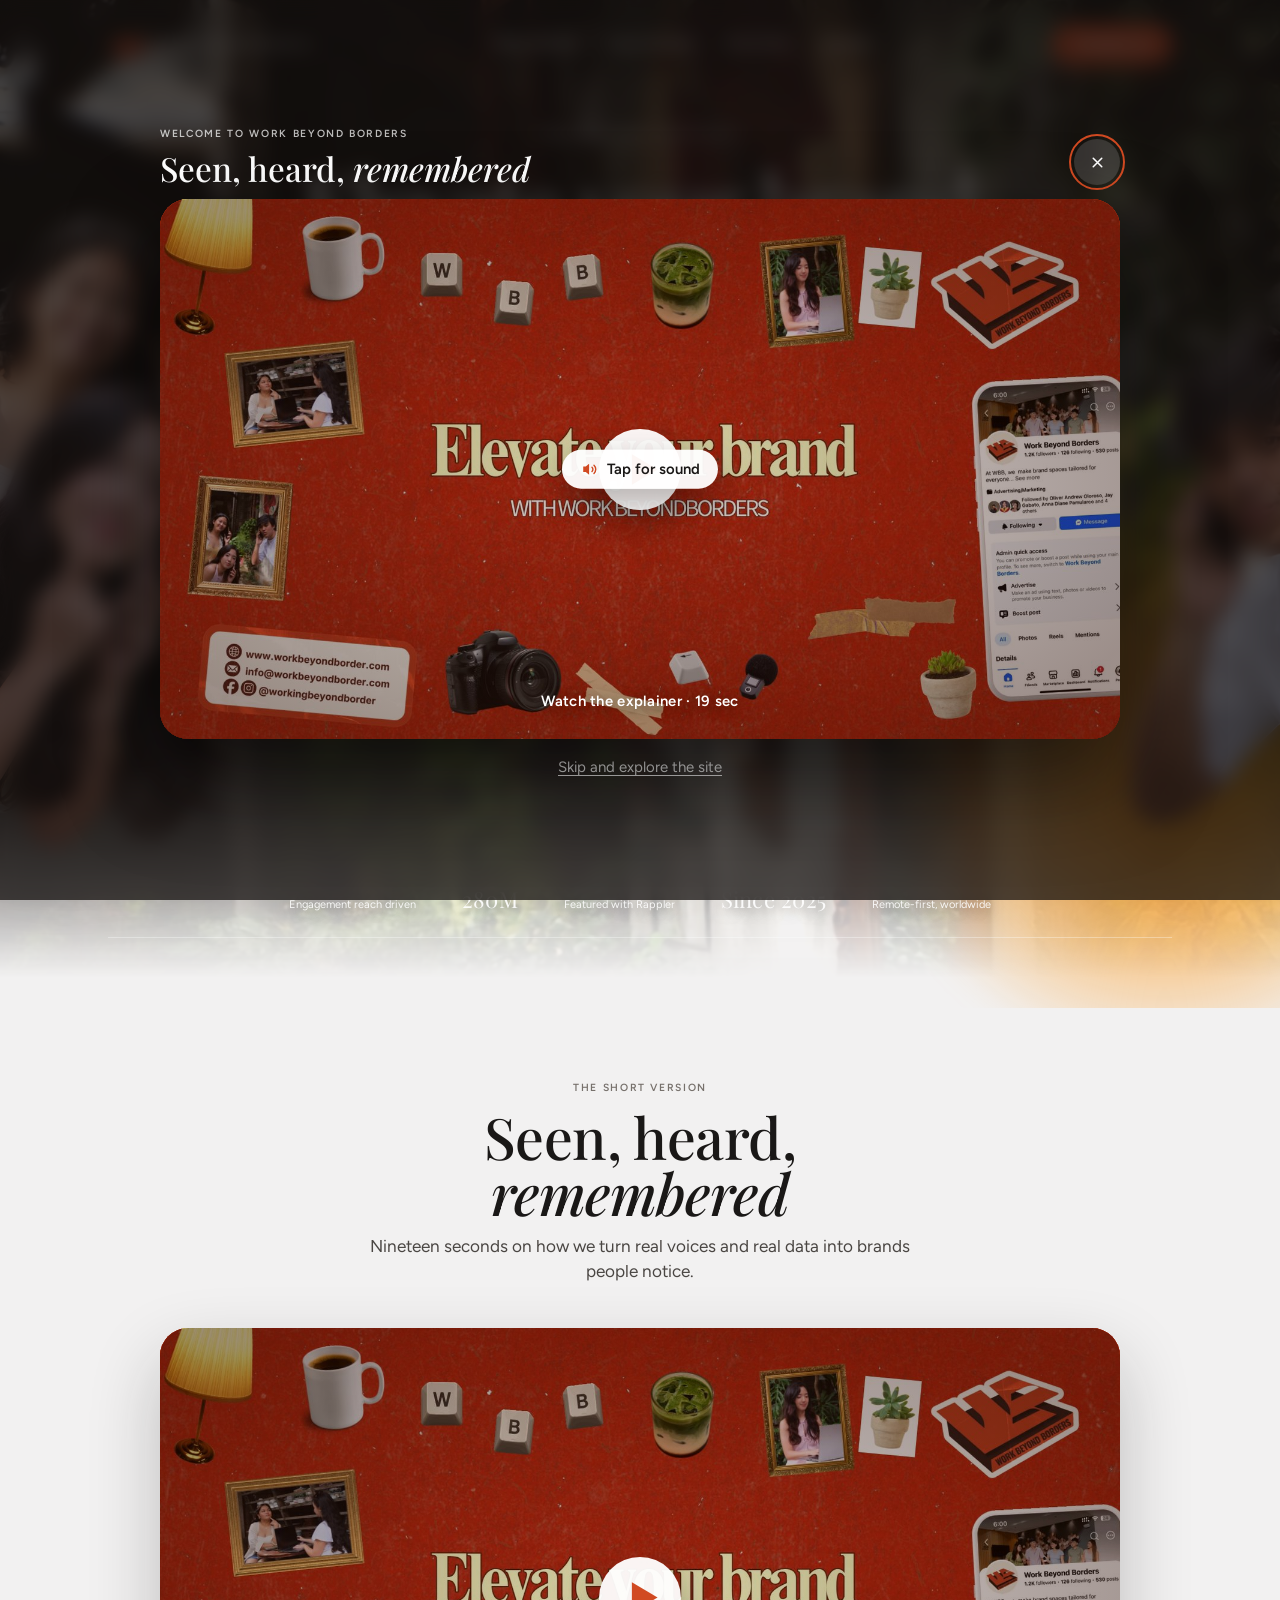
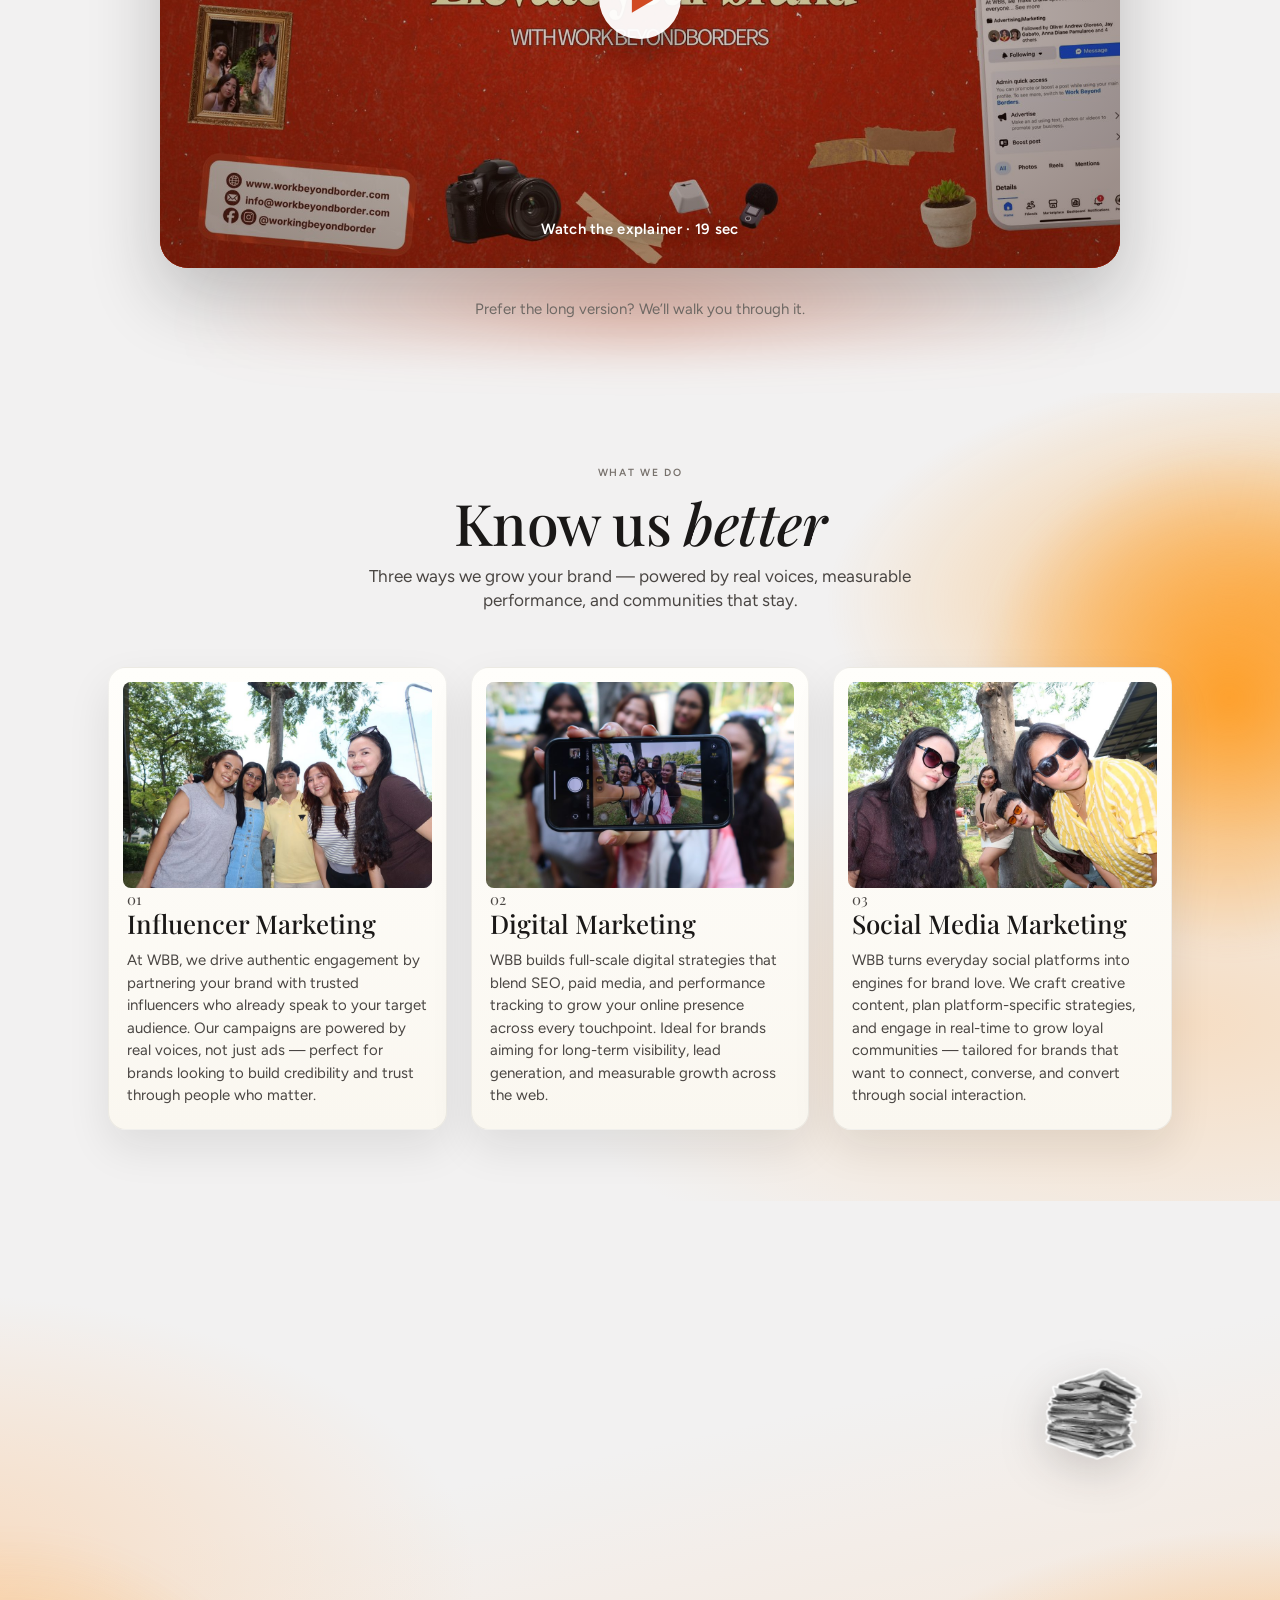
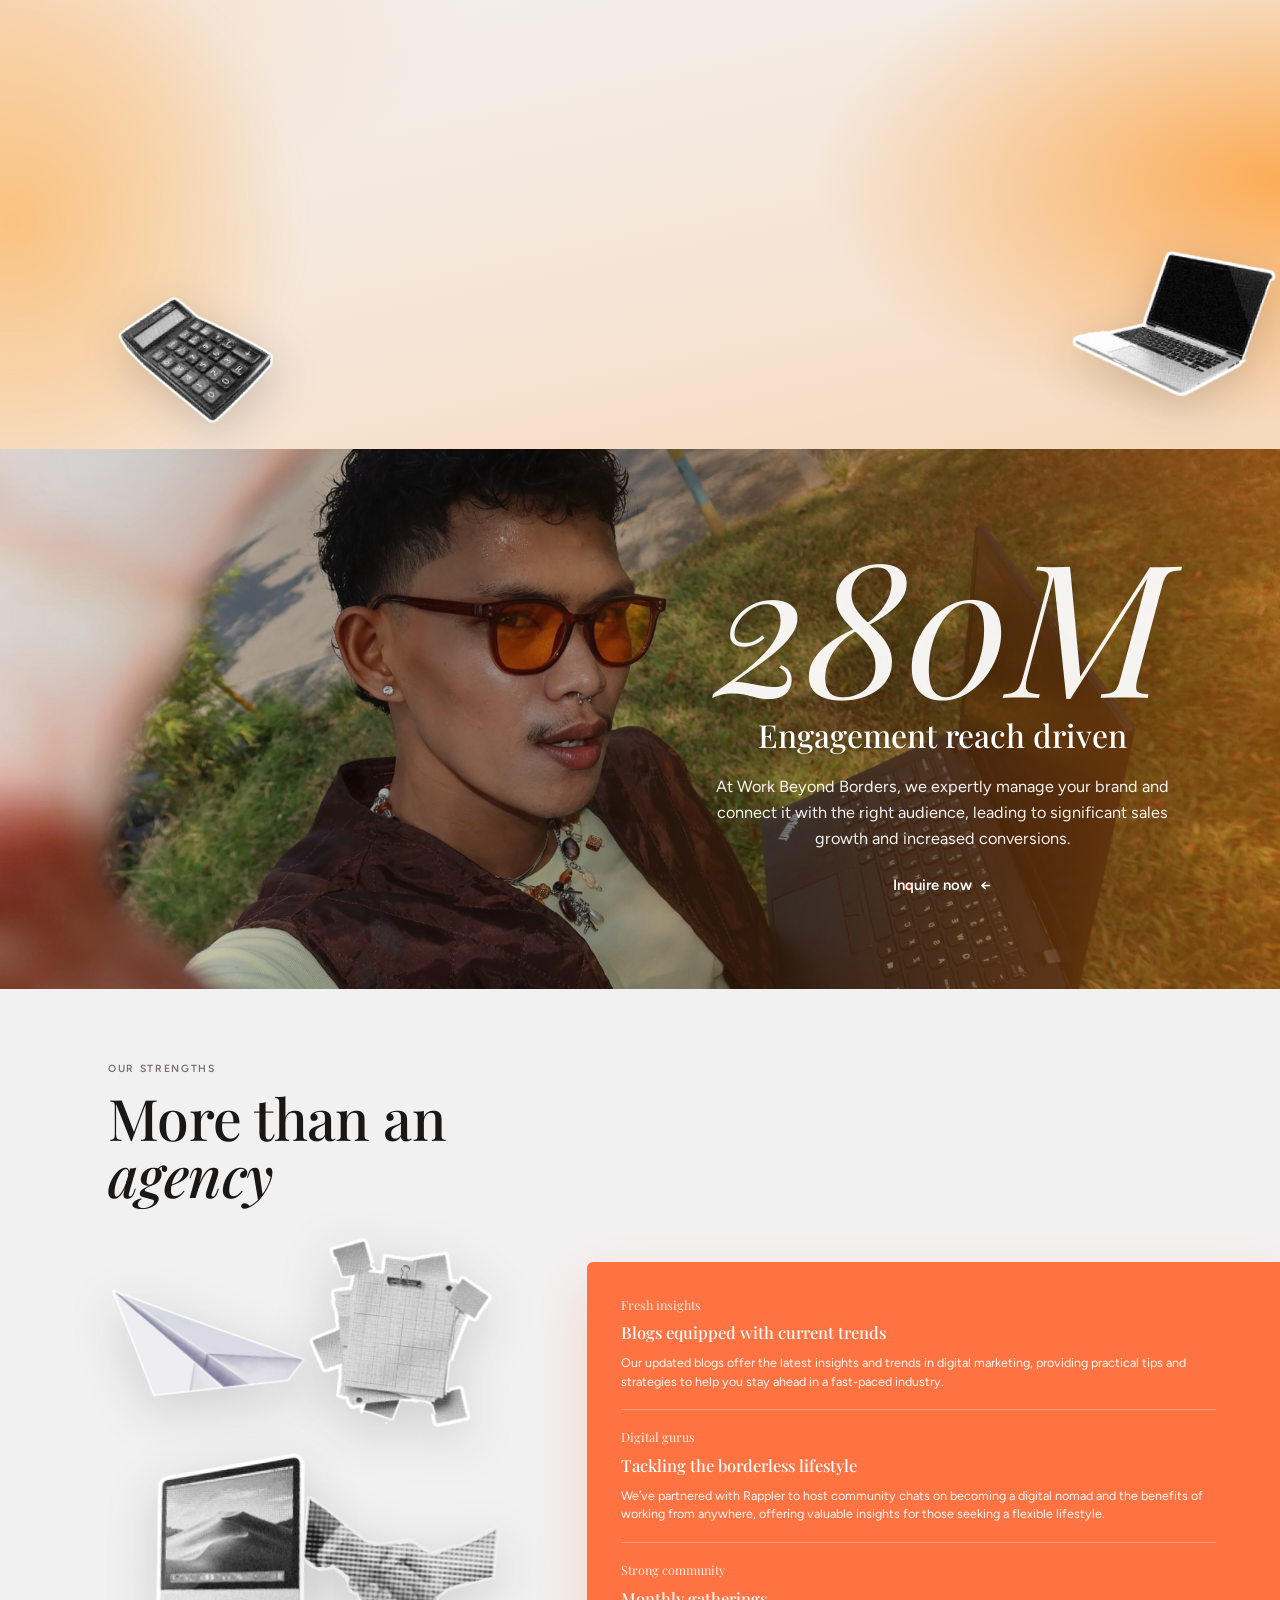
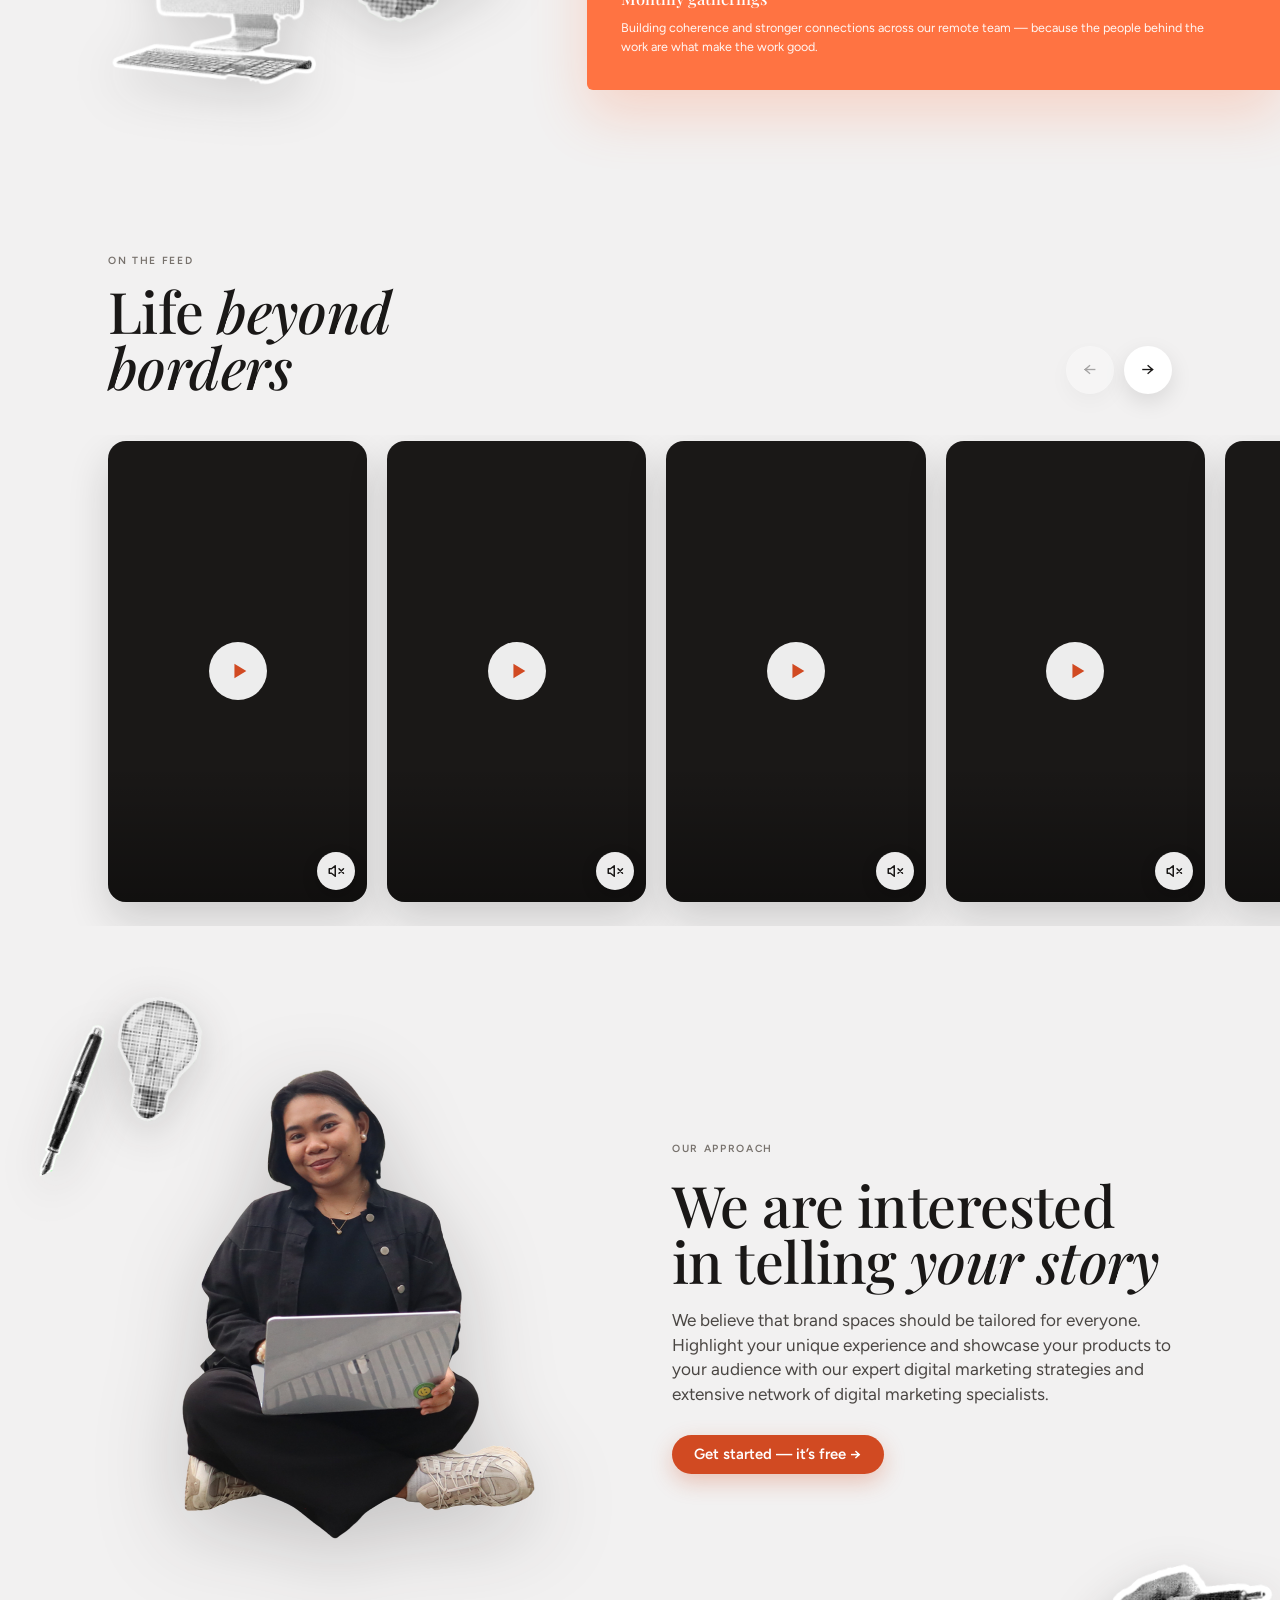
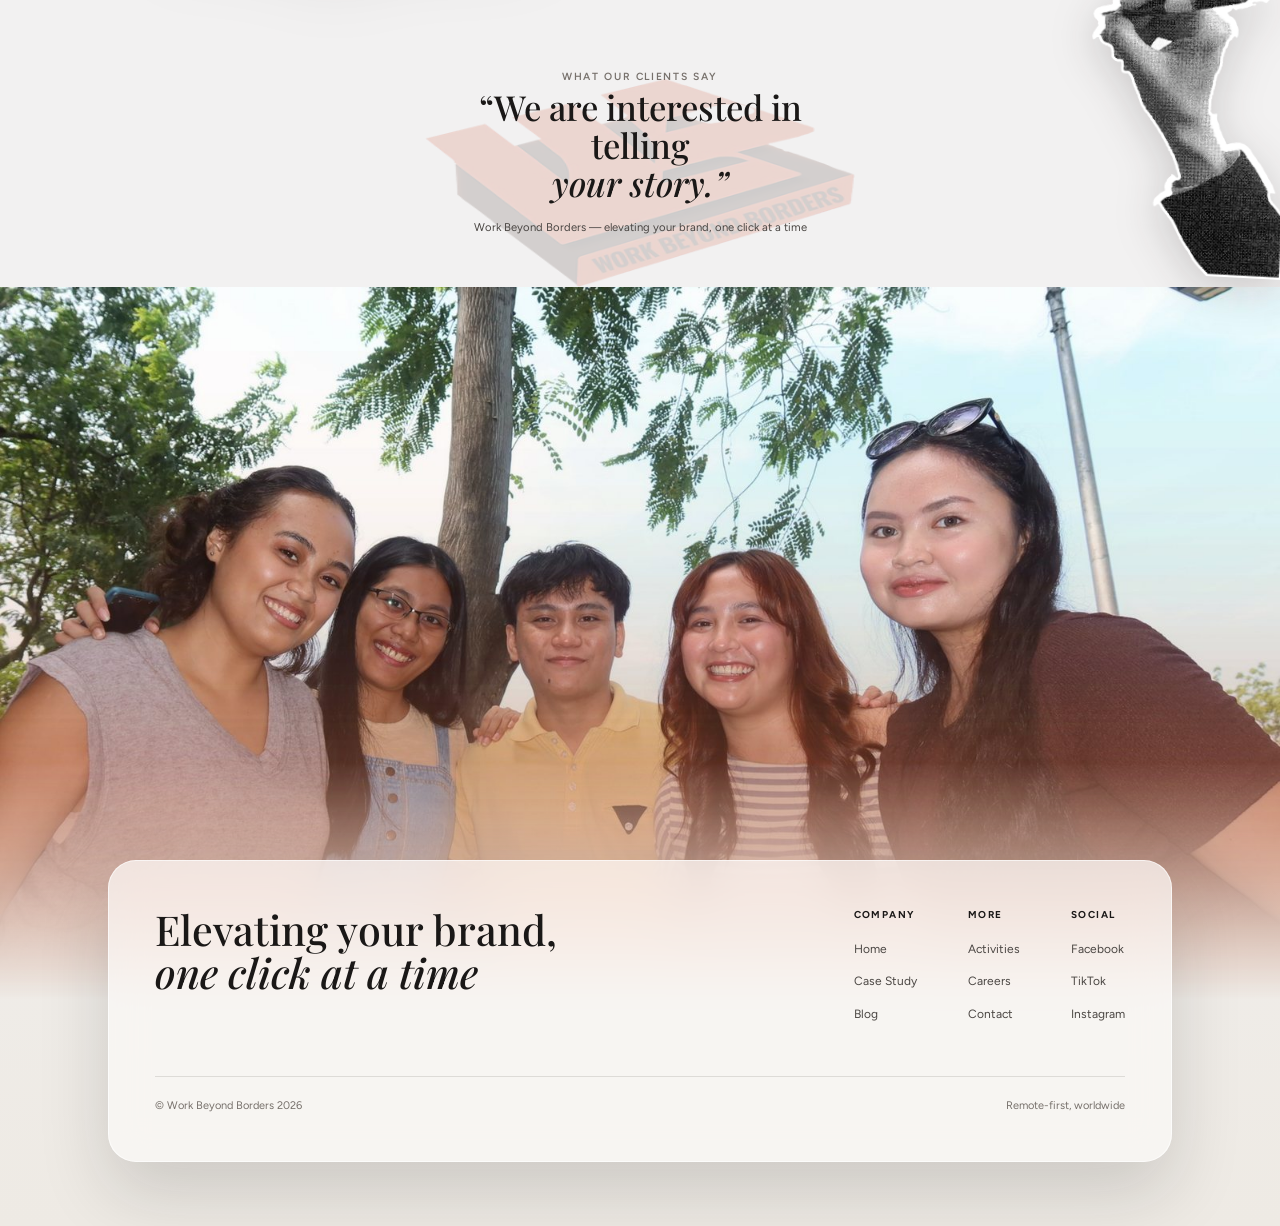
<file: index.html>
<!DOCTYPE html>
<html lang="en">
<head>
<meta charset="utf-8">
<meta name="viewport" content="width=device-width,initial-scale=1">
<title>Work Beyond Borders — Elevate your brand with our help</title>
<meta name="description" content="Work Beyond Borders helps businesses grow with smart digital marketing, real data insights, and impactful influencer partnerships.">
<link rel="icon" href="assets/img/logo.png">
<link rel="preconnect" href="https://fonts.googleapis.com">
<link rel="preconnect" href="https://fonts.gstatic.com" crossorigin>
<link href="https://fonts.googleapis.com/css2?family=Figtree:ital,wght@0,300..800;1,300..800&family=Playfair+Display:ital,wght@0,400..700;1,400..700&display=swap" rel="stylesheet">
<link rel="stylesheet" href="assets/css/styles.css?v=5">
</head>
<body>

<!-- ========== HEADER ========== -->
<header class="site-header">
  <div class="shell">
    <a class="brand" href="./">
      <img src="assets/img/logo.png" alt="Work Beyond Borders logo">
      <span>Work Beyond Borders</span>
    </a>

    <nav class="nav" id="nav" aria-label="Primary">
      <a href="#what-we-do">What We Do</a>
      <a href="#case-studies">Case Studies</a>
      <a href="activities">Activities</a>
      <a href="careers">Careers</a>
    </nav>

    <div class="header-cta">
      <button class="btn btn--primary" type="button" data-open-contact>Contact us</button>
      <button class="nav-toggle" type="button" aria-label="Menu" aria-expanded="false" aria-controls="nav"><span></span></button>
    </div>
  </div>
</header>

<main>

  <!-- ========== HERO ========== -->
  <section class="hero">
    <div class="hero__bg"></div>
    <div class="hero__glow"></div>

    <!-- Cut-outs, stacked in the same order as the landingpage.psd layers -->
    <img class="hero__cut hero__cut--br" src="assets/img/cut-3.png" alt="" aria-hidden="true">
    <img class="hero__cut hero__cut--tl" src="assets/img/cut-1.png" alt="" aria-hidden="true">
    <img class="hero__cut hero__cut--bl" src="assets/img/cut-2.png" alt="" aria-hidden="true">

    <div class="shell hero__inner">
      <p class="hero__eyebrow">( Beyond borders, beyond reach )</p>
      <h1>Elevate your brand <em>with our help</em></h1>
      <p class="hero__sub">We help businesses grow with smart digital marketing, real data insights, and impactful influencer partnerships. Let&rsquo;s take your brand to the next level together with our expert solutions.</p>
      <div class="hero__actions">
        <a class="btn btn--ghost" href="#what-we-do">See what we do</a>
      </div>
    </div>

    <div class="shell hero__stats">
      <ul>
        <li>Engagement reach driven</li>
        <li class="num">280M</li>
        <li>Featured with Rappler</li>
        <li class="num">Since 2025</li>
        <li>Remote-first, worldwide</li>
      </ul>
    </div>
  </section>

  <!-- ========== VIDEO EXPLAINER ========== -->
  <section class="section explainer" id="explainer" aria-labelledby="explainer-title">
    <div class="shell">
      <div class="section__head section__head--center explainer__head reveal">
        <span class="eyebrow">The short version</span>
        <h2 class="display" id="explainer-title">Seen, heard, <em>remembered</em></h2>
        <p class="lede">Nineteen seconds on how we turn real voices and real data into brands people notice.</p>
      </div>

      <div class="explainer__stage reveal">
        <div class="vplayer">
          <video src="assets/video/wbb-explainer.mp4"
                 poster="assets/img/explainer-poster.jpg"
                 preload="none" playsinline
                 width="1920" height="1080"
                 aria-label="Work Beyond Borders explainer video"></video>
          <img class="vplayer__poster" src="assets/img/explainer-poster.jpg" alt="" aria-hidden="true">
          <span class="vplayer__scrim" aria-hidden="true"></span>

          <button class="vplayer__play" type="button" aria-label="Play the Work Beyond Borders explainer">
            <i><svg viewBox="0 0 16 18" aria-hidden="true"><path d="M2 1.2v15.6L15.2 9z"/></svg></i>
            <b>Watch the explainer &middot; 19 sec</b>
          </button>

          <button class="vplayer__sound" type="button" hidden>
            <svg viewBox="0 0 24 24" aria-hidden="true">
              <path d="M11.5 4.3 6.8 8.2H3.2v7.6h3.6l4.7 3.9z"/>
              <path d="M15.6 9a4.2 4.2 0 0 1 0 6" fill="none" stroke="currentColor" stroke-width="2" stroke-linecap="round"/>
              <path d="M18.4 6.2a8 8 0 0 1 0 11.6" fill="none" stroke="currentColor" stroke-width="2" stroke-linecap="round"/>
            </svg>
            Tap for sound
          </button>
        </div>
      </div>

      <div class="explainer__foot reveal">
        <p>Prefer the long version? We&rsquo;ll walk you through it.</p>
      </div>
    </div>
  </section>

  <!-- ========== WHAT WE DO ========== -->
  <section class="section" id="what-we-do">
    <div class="glow glow--right" aria-hidden="true"></div>
    <div class="shell">
      <div class="section__head section__head--center reveal">
        <span class="eyebrow">What We Do</span>
        <h2 class="display">Know us <em>better</em></h2>
        <p class="lede">Three ways we grow your brand — powered by real voices, measurable performance, and communities that stay.</p>
      </div>

      <div class="cards">
        <article class="card reveal">
          <div class="card__media"><img src="assets/img/svc-influencer.jpg" alt="The Work Beyond Borders team together at a meetup" loading="lazy"></div>
          <p class="card__num">01</p>
          <h3>Influencer Marketing</h3>
          <p>At WBB, we drive authentic engagement by partnering your brand with trusted influencers who already speak to your target audience. Our campaigns are powered by real voices, not just ads — perfect for brands looking to build credibility and trust through people who matter.</p>
        </article>

        <article class="card reveal">
          <div class="card__media"><img src="assets/img/svc-digital.jpg" alt="Team members capturing a group photo on a phone" loading="lazy"></div>
          <p class="card__num">02</p>
          <h3>Digital Marketing</h3>
          <p>WBB builds full-scale digital strategies that blend SEO, paid media, and performance tracking to grow your online presence across every touchpoint. Ideal for brands aiming for long-term visibility, lead generation, and measurable growth across the web.</p>
        </article>

        <article class="card reveal">
          <div class="card__media"><img src="assets/img/svc-social.jpg" alt="Two team members in sunglasses leaning into the camera" loading="lazy"></div>
          <p class="card__num">03</p>
          <h3>Social Media Marketing</h3>
          <p>WBB turns everyday social platforms into engines for brand love. We craft creative content, plan platform-specific strategies, and engage in real-time to grow loyal communities — tailored for brands that want to connect, converse, and convert through social interaction.</p>
        </article>
      </div>
    </div>
  </section>

  <!-- ========== CASE STUDIES ========== -->
  <section class="section" id="case-studies">
    <div class="glow glow--left" aria-hidden="true"></div>
    <div class="shell">
      <div class="section__head reveal">
        <span class="eyebrow">Our Results</span>
        <h2 class="display">Campaigns that <em>compound</em></h2>
        <p class="lede">One campaign, reported in full &mdash; including the parts we cannot prove.</p>
      </div>

      <div class="cases">
        <img class="sticker st-megaphone" src="assets/img/st-megaphone.png" alt="" aria-hidden="true" loading="lazy">
        <img class="sticker st-papers" src="assets/img/st-papers.png" alt="" aria-hidden="true" loading="lazy">
        <img class="sticker st-calculator" src="assets/img/st-calculator.png" alt="" aria-hidden="true" loading="lazy">
        <img class="sticker st-laptop" src="assets/img/st-laptop.png" alt="" aria-hidden="true" loading="lazy">

        <a class="case-feature reveal" href="case-study-eve-sleep">
          <div>
            <div class="case-feature__client">
              <img src="assets/img/eve-sleep-logo.png" alt="Eve Sleep" width="598" height="300" loading="lazy">
            </div>
            <h3>The system beat the <em>viral video</em>.</h3>
            <p>We kept a pool of creator videos live instead of chasing one hero ad &mdash; and
               TikTok found combinations we would never have picked by hand.</p>
            <span class="case-feature__go">Read the case study<svg viewBox="0 0 18 12" aria-hidden="true"><path d="M12 1l5 5-5 5M17 6H1" fill="none" stroke="currentColor" stroke-width="1.6" stroke-linecap="round" stroke-linejoin="round"/></svg></span>
          </div>

          <div class="case-feature__figures">
            <div><b>~&pound;40K</b><span>TikTok-attributed<br>revenue</span></div>
            <div><b>8.60x</b><span>Return, against a<br>4.5x breakeven</span></div>
            <div><b>1.7M</b><span>Video views</span></div>
            <div><b>+170%</b><span>Google Ads ROAS,<br>same period</span></div>
          </div>
        </a>
      </div>
    </div>
  </section>

  <!-- ========== RESULTS BAND ========== -->
  <section class="band">
    <div class="band__bg"><img src="assets/img/results-band.jpg" alt="Three team members working together on the grass" loading="lazy"></div>
    <div class="shell">
      <div class="band__body reveal">
        <p class="band__num">280M</p>
        <h2>Engagement reach driven</h2>
        <p>At Work Beyond Borders, we expertly manage your brand and connect it with the right audience, leading to significant sales growth and increased conversions.</p>
        <a class="link-arrow" href="https://mail.google.com/mail/?view=cm&amp;fs=1&amp;tf=1&amp;to=info@workbeyondborder.com" target="_blank" rel="noopener">Inquire now <i>&larr;</i></a>
      </div>
    </div>
  </section>

  <!-- ========== STRENGTHS ========== -->
  <section class="section strengths">
    <div class="shell">
      <div class="section__head reveal">
        <span class="eyebrow">Our Strengths</span>
        <h2 class="display">More than an <em>agency</em></h2>
      </div>

      <div class="strengths__grid">
        <div class="strengths__art reveal">
          <div class="collage">
            <img class="sticker st-plane"     src="assets/img/st-plane.png"     alt="" aria-hidden="true" loading="lazy">
            <img class="sticker st-notes"     src="assets/img/st-notes.png"     alt="" aria-hidden="true" loading="lazy">
            <img class="sticker st-imac"      src="assets/img/st-imac.png"      alt="" aria-hidden="true" loading="lazy">
            <img class="sticker st-handshake" src="assets/img/st-handshake.png" alt="" aria-hidden="true" loading="lazy">
          </div>
        </div>

        <div class="strengths__panel reveal">
          <div class="strength">
            <p class="strength__kicker">Fresh insights</p>
            <h3>Blogs equipped with current trends</h3>
            <p>Our updated blogs offer the latest insights and trends in digital marketing, providing practical tips and strategies to help you stay ahead in a fast-paced industry.</p>
          </div>
          <div class="strength">
            <p class="strength__kicker">Digital gurus</p>
            <h3>Tackling the borderless lifestyle</h3>
            <p>We&rsquo;ve partnered with Rappler to host community chats on becoming a digital nomad and the benefits of working from anywhere, offering valuable insights for those seeking a flexible lifestyle.</p>
          </div>
          <div class="strength">
            <p class="strength__kicker">Strong community</p>
            <h3>Monthly gatherings</h3>
            <p>Building coherence and stronger connections across our remote team — because the people behind the work are what make the work good.</p>
          </div>
        </div>
      </div>
    </div>
  </section>

  <!-- ========== REELS ========== -->
  <section class="section reels" aria-labelledby="reels-title">
    <div class="shell">
      <div class="reels__top reveal">
        <div class="section__head">
          <span class="eyebrow">On the Feed</span>
          <h2 class="display" id="reels-title">Life <em>beyond borders</em></h2>
        </div>
        <div class="reels__nav">
          <button class="reels__arrow" type="button" data-dir="-1" aria-label="Previous videos">&larr;</button>
          <button class="reels__arrow" type="button" data-dir="1" aria-label="Next videos">&rarr;</button>
        </div>
      </div>
    </div>

    <div class="reels__track reveal" tabindex="0" aria-label="Video reels">
      <figure class="reel"><video src="reels/workingbeyondborders_1787567460_3970725928732815155_58349226967.mp4" muted loop playsinline preload="metadata"></video></figure>
      <figure class="reel"><video src="reels/workingbeyondborders_1786355961_3960563151976312736_58349226967.mp4" muted loop playsinline preload="metadata"></video></figure>
      <figure class="reel"><video src="reels/workingbeyondborders_1785495697_3953346729369716981_58349226967.mp4" muted loop playsinline preload="metadata"></video></figure>
      <figure class="reel"><video src="reels/workingbeyondborders_1781684400_3921375258485896896_58349226967.mp4" muted loop playsinline preload="metadata"></video></figure>
      <figure class="reel"><video src="reels/workingbeyondborders_1780044837_3907621602473458054_58349226967.mp4" muted loop playsinline preload="metadata"></video></figure>
      <figure class="reel"><video src="reels/workingbeyondborders_1779271505_3901134384497075726_58349226967.mp4" muted loop playsinline preload="metadata"></video></figure>
      <figure class="reel"><video src="reels/workingbeyondborders_1776160954_3875041214244596963_58349226967.mp4" muted loop playsinline preload="metadata"></video></figure>
      <figure class="reel"><video src="reels/workingbeyondborders_1773223270_3850398159101448262_58349226967.mp4" muted loop playsinline preload="metadata"></video></figure>
      <figure class="reel"><video src="reels/workingbeyondborders_1772618467_3845324635634659118_58349226967.mp4" muted loop playsinline preload="metadata"></video></figure>
      <figure class="reel"><video src="reels/workingbeyondborders_1772186496_3841701038021238031_58349226967.mp4" muted loop playsinline preload="metadata"></video></figure>
      <figure class="reel"><video src="reels/workingbeyondborders_1770799493_3830066061123554645_58349226967.mp4" muted loop playsinline preload="metadata"></video></figure>
    </div>
  </section>

  <!-- ========== APPROACH ========== -->
  <section class="section approach">
    <img class="sticker st-pen" src="assets/img/st-pen.png" alt="" aria-hidden="true" loading="lazy">
    <img class="sticker st-bulb" src="assets/img/st-bulb.png" alt="" aria-hidden="true" loading="lazy">
    <img class="sticker st-writing" src="assets/img/st-writing.png" alt="" aria-hidden="true" loading="lazy">
    <div class="shell">
      <div class="approach__grid">
        <div class="approach__media reveal">
          <img src="assets/img/approach.png" alt="A Work Beyond Borders team member working on a laptop" loading="lazy">
        </div>
        <div class="reveal">
          <span class="eyebrow">Our Approach</span>
          <h2 class="display" style="margin-top:16px">We are interested in telling <em>your story</em></h2>
          <p class="lede">We believe that brand spaces should be tailored for everyone. Highlight your unique experience and showcase your products to your audience with our expert digital marketing strategies and extensive network of digital marketing specialists.</p>
          <a class="btn btn--primary" href="https://mail.google.com/mail/?view=cm&amp;fs=1&amp;tf=1&amp;to=info@workbeyondborder.com" target="_blank" rel="noopener">Get started — it&rsquo;s free &rarr;</a>
        </div>
      </div>
    </div>
  </section>

  <!-- ========== QUOTE ========== -->
  <section class="section section--tight quote">
    <img class="quote__mark" src="assets/img/logo.png" alt="" aria-hidden="true">
    <div class="shell">
      <figure class="reveal">
        <span class="eyebrow">What our clients say</span>
        <blockquote>&ldquo;We are interested in telling <em>your story.&rdquo;</em></blockquote>
        <figcaption>Work Beyond Borders — elevating your brand, one click at a time</figcaption>
      </figure>
    </div>
  </section>

</main>

<!-- ========== FOOTER ========== -->
<footer class="site-footer">
  <div class="shell">
    <div class="footer-stage">
      <img class="footer-art" src="assets/img/footer-home.jpg" width="1600" height="900" alt="The Work Beyond Borders team together at a meetup" loading="lazy">
      <div class="footer-panel">
      <div class="footer-top">
        <h2>Elevating your brand, <em>one click at a time</em></h2>

        <div class="footer-col">
          <h3>Company</h3>
          <ul>
            <li><a href="./">Home</a></li>
            <li><a href="./#case-studies">Case Study</a></li>
            <li><a href="./#what-we-do">Blog</a></li>
          </ul>
        </div>

        <div class="footer-col">
          <h3>More</h3>
          <ul>
            <li><a href="activities">Activities</a></li>
            <li><a href="careers">Careers</a></li>
            <li><a href="https://mail.google.com/mail/?view=cm&amp;fs=1&amp;tf=1&amp;to=info@workbeyondborder.com" target="_blank" rel="noopener">Contact</a></li>
          </ul>
        </div>

        <div class="footer-col">
          <h3>Social</h3>
          <ul>
            <li><a href="https://www.facebook.com/workingbeyondborders" target="_blank" rel="noopener">Facebook</a></li>
            <li><a href="https://www.tiktok.com/@workbeyondborders" target="_blank" rel="noopener">TikTok</a></li>
            <li><a href="https://www.instagram.com/workingbeyondborders/" target="_blank" rel="noopener">Instagram</a></li>
          </ul>
        </div>
      </div>

      <div class="footer-bottom">
        <span>&copy; Work Beyond Borders 2026</span>
        <span>Remote-first, worldwide</span>
        </div>
      </div>
    </div>
  </div>
</footer>

<!-- ========== FIRST-VISIT EXPLAINER POPUP ========== -->
<div class="vmodal" id="explainer-modal" role="dialog" aria-modal="true"
     aria-labelledby="explainer-modal-title" aria-hidden="true">
  <div class="vmodal__dialog">

    <div class="vmodal__bar">
      <div>
        <span class="eyebrow">Welcome to Work Beyond Borders</span>
        <h2 id="explainer-modal-title">Seen, heard, <em>remembered</em></h2>
      </div>
      <button class="vmodal__close" type="button" data-close-modal aria-label="Close the video">
        <svg viewBox="0 0 24 24" aria-hidden="true" stroke-linecap="round"><path d="M6 6l12 12M18 6L6 18"/></svg>
      </button>
    </div>

    <div class="vplayer">
      <video src="assets/video/wbb-explainer.mp4"
             poster="assets/img/explainer-poster.jpg"
             preload="none" playsinline
             width="1920" height="1080"
             aria-label="Work Beyond Borders explainer video"></video>
      <img class="vplayer__poster" src="assets/img/explainer-poster.jpg" alt="" aria-hidden="true">
      <span class="vplayer__scrim" aria-hidden="true"></span>

      <button class="vplayer__play" type="button" aria-label="Play the Work Beyond Borders explainer">
        <i><svg viewBox="0 0 16 18" aria-hidden="true"><path d="M2 1.2v15.6L15.2 9z"/></svg></i>
        <b>Watch the explainer &middot; 19 sec</b>
      </button>

      <button class="vplayer__sound" type="button" hidden>
        <svg viewBox="0 0 24 24" aria-hidden="true">
          <path d="M11.5 4.3 6.8 8.2H3.2v7.6h3.6l4.7 3.9z"/>
          <path d="M15.6 9a4.2 4.2 0 0 1 0 6" fill="none" stroke="currentColor" stroke-width="2" stroke-linecap="round"/>
          <path d="M18.4 6.2a8 8 0 0 1 0 11.6" fill="none" stroke="currentColor" stroke-width="2" stroke-linecap="round"/>
        </svg>
        Tap for sound
      </button>
    </div>

    <button class="vmodal__skip" type="button" data-close-modal>Skip and explore the site</button>
  </div>
</div>

<!-- ========== CONTACT MODAL ========== -->
<div class="cmodal" id="contact-modal" role="dialog" aria-modal="true"
     aria-labelledby="cmodal-title" aria-hidden="true">
  <div class="cmodal__dialog">
    <button class="cmodal__close" type="button" data-close-contact aria-label="Close contact form">
      <svg viewBox="0 0 24 24" aria-hidden="true"><path d="M6 6l12 12M18 6L6 18"/></svg>
    </button>

    <div class="cmodal__head">
      <img src="assets/img/logo.png" alt="" aria-hidden="true" width="52" height="48">
      <span class="eyebrow">Work Beyond Borders</span>
      <h2 id="cmodal-title">Contact <em>us</em></h2>
      <p class="cmodal__sub">Tell us a little about what you need and we&rsquo;ll come back to you.</p>
    </div>

    <form class="cform" id="contact-form" name="contact" method="POST"
            data-netlify="true" data-netlify-honeypot="botcheck" novalidate>
        <!-- Netlify reads this to label the submission -->
        <input type="hidden" name="form-name" value="contact">
      <div class="cform__row">
        <label for="cf-name">Name</label>
        <input id="cf-name" name="name" type="text" autocomplete="name"
               placeholder="Your full name" required
               aria-describedby="cf-name-err">
        <p class="cform__err" id="cf-name-err"></p>
      </div>

      <div class="cform__row">
        <label for="cf-email">Email</label>
        <input id="cf-email" name="email" type="email" autocomplete="email"
               placeholder="you@company.com" required
               aria-describedby="cf-email-err">
        <p class="cform__err" id="cf-email-err"></p>
      </div>

      <div class="cform__row">
        <label for="cf-phone">Phone <span class="opt">(optional)</span></label>
        <input id="cf-phone" name="phone" type="tel" autocomplete="tel"
               placeholder="+63 912 345 6789"
               aria-describedby="cf-phone-err">
        <p class="cform__err" id="cf-phone-err"></p>
      </div>

      <div class="cform__row">
        <label for="cf-message">What can we help you with?</label>
        <textarea id="cf-message" name="message" required
                  placeholder="A few lines about your brand and what you are looking for."
                  aria-describedby="cf-message-err"></textarea>
        <p class="cform__err" id="cf-message-err"></p>
      </div>

      <!-- honeypot: bots fill it, people never see it -->
      <input type="checkbox" name="botcheck" class="sr-only" tabindex="-1" autocomplete="off" aria-hidden="true">

      <button class="btn btn--primary cform__submit" type="submit">Submit</button>
      <p class="cform__status" role="status" aria-live="polite"></p>
    </form>
  </div>
</div>

<script src="assets/js/main.js?v=5"></script>


</body>
</html>
</file>
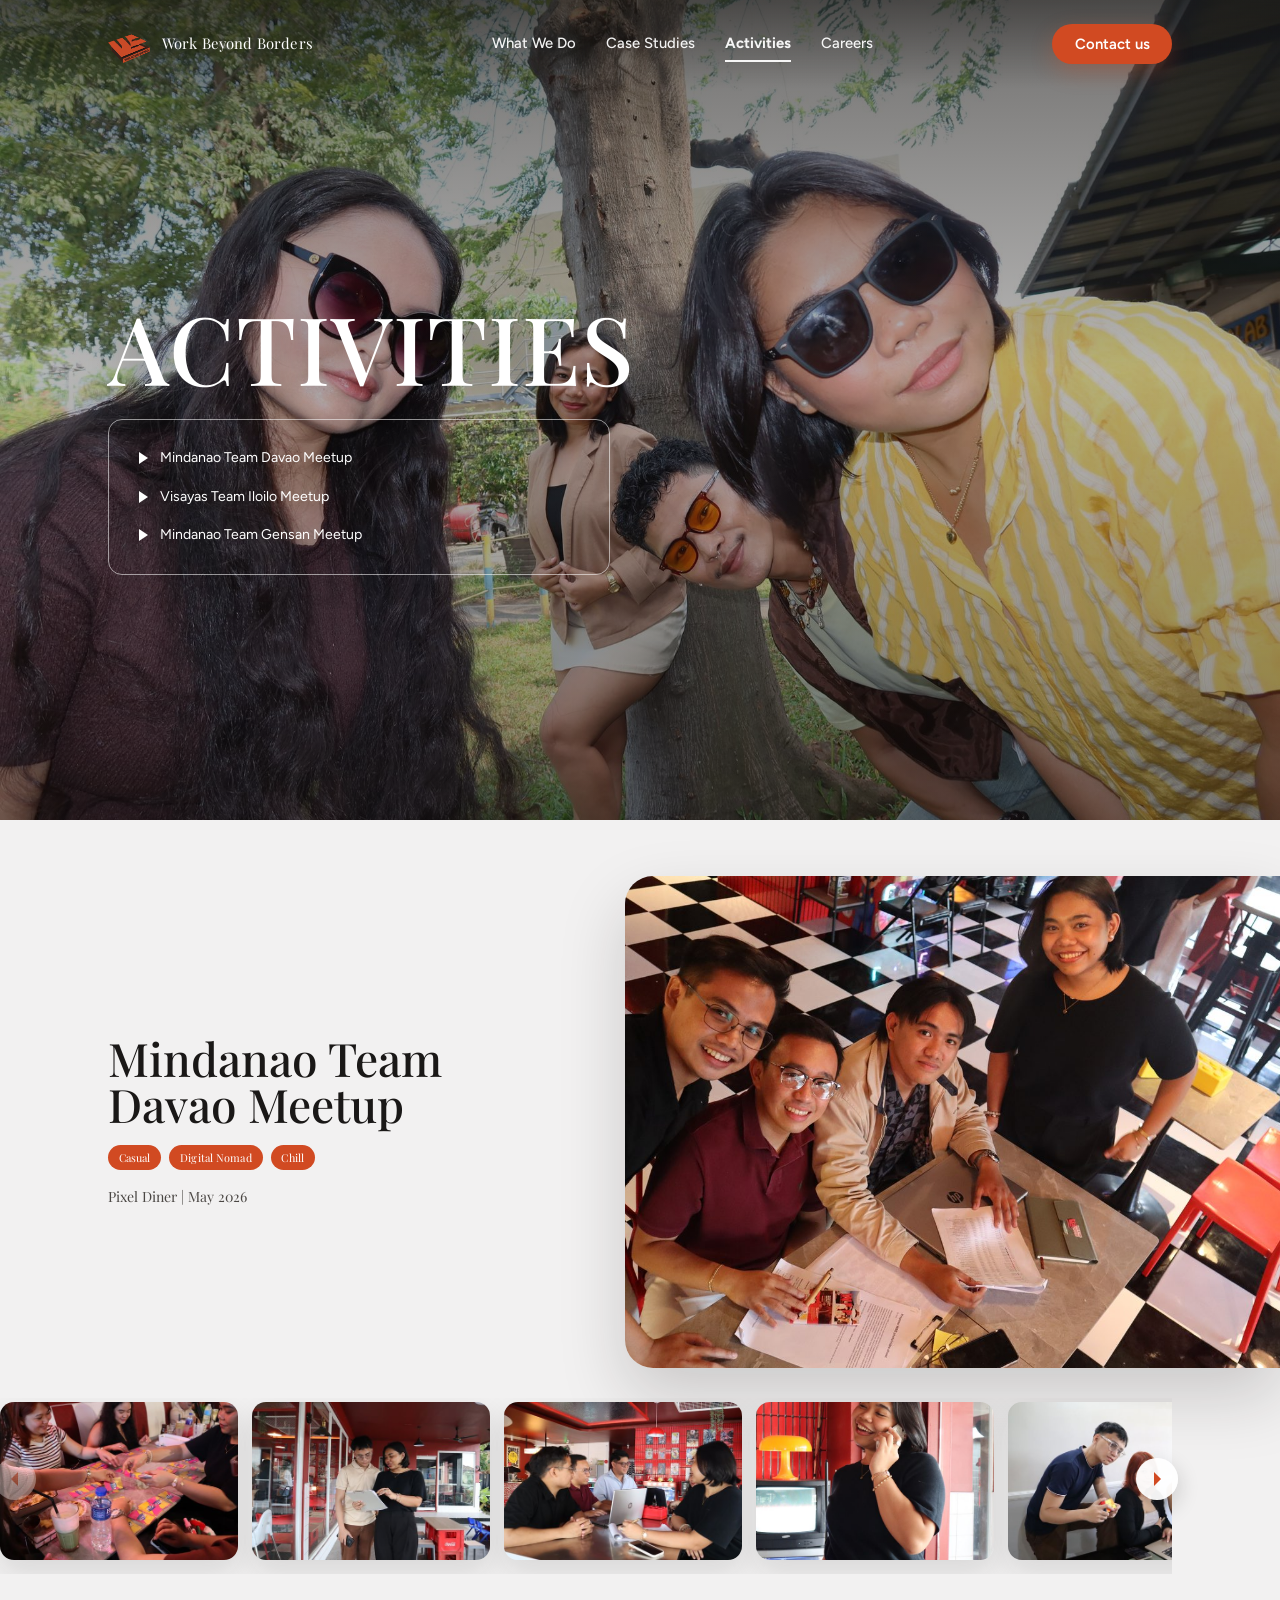
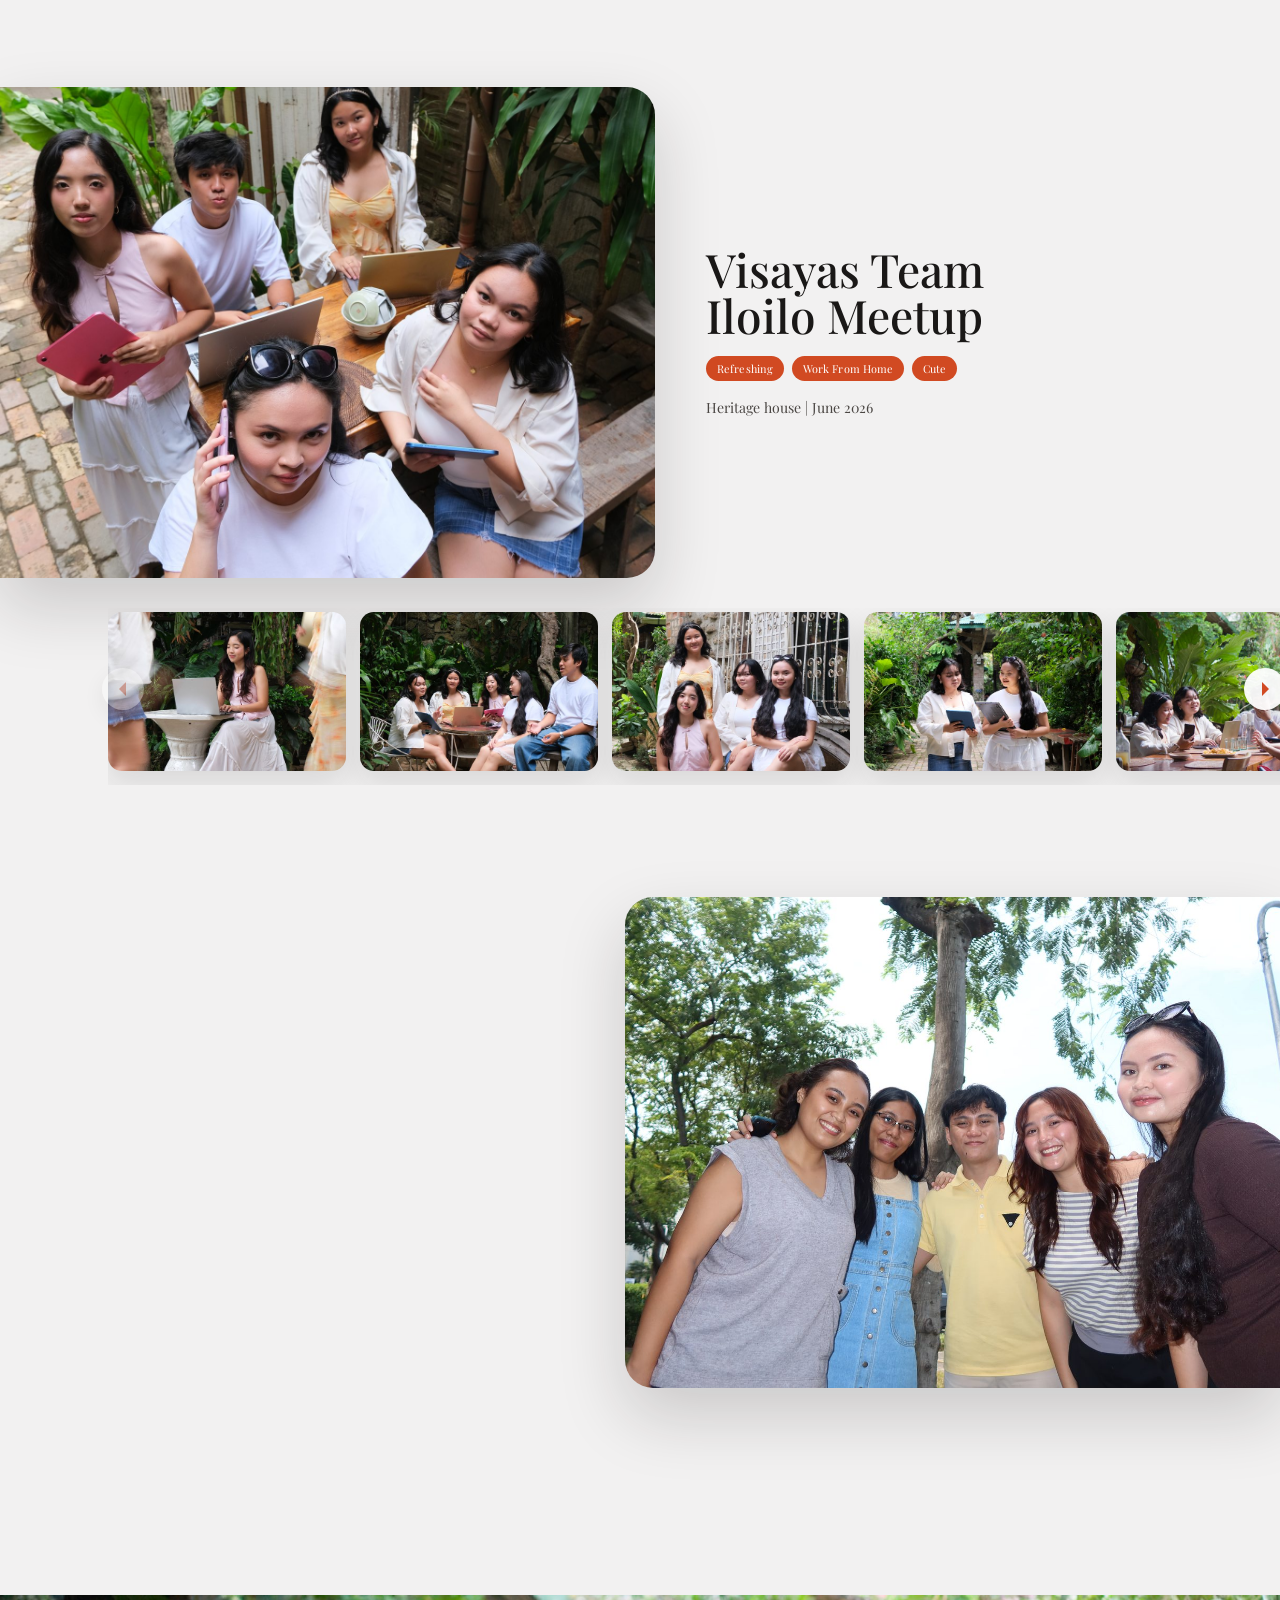
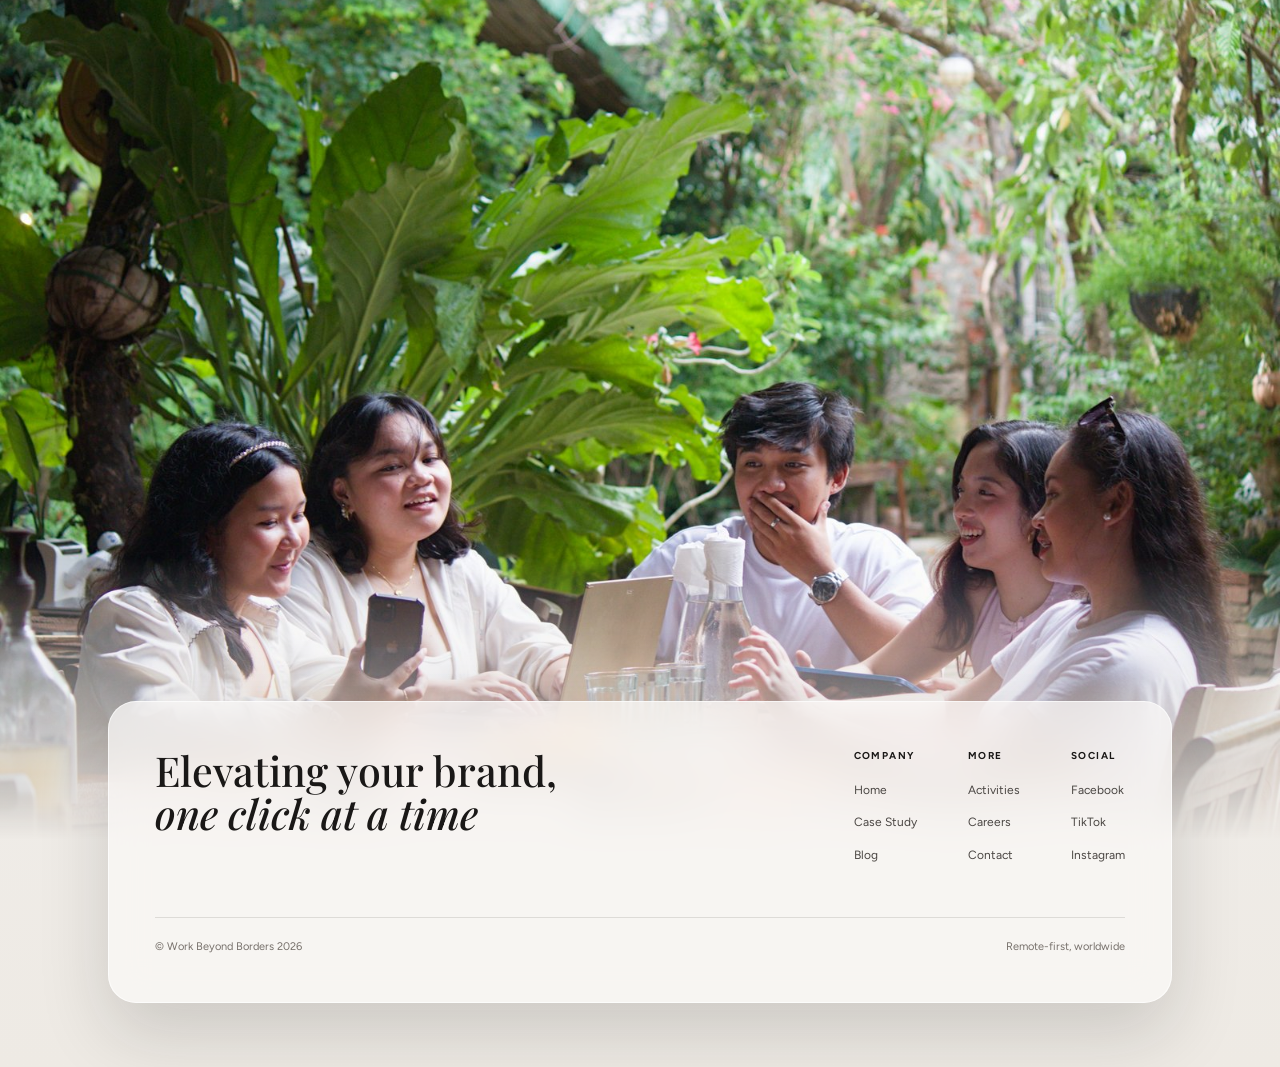
<file: activities.html>
<!DOCTYPE html>
<html lang="en">
<head>
<meta charset="utf-8">
<meta name="viewport" content="width=device-width,initial-scale=1">
<title>Activities — Work Beyond Borders</title>
<meta name="description" content="Meetups, gatherings and community moments from the Work Beyond Borders remote team across Mindanao and the Visayas.">
<link rel="icon" href="assets/img/logo.png">
<link rel="preconnect" href="https://fonts.googleapis.com">
<link rel="preconnect" href="https://fonts.gstatic.com" crossorigin>
<link href="https://fonts.googleapis.com/css2?family=Figtree:ital,wght@0,300..800;1,300..800&family=Playfair+Display:ital,wght@0,400..700;1,400..700&display=swap" rel="stylesheet">
<link rel="stylesheet" href="assets/css/styles.css?v=5">
</head>
<body>

<!-- ========== HEADER ========== -->
<header class="site-header">
  <div class="shell">
    <a class="brand" href="./">
      <img src="assets/img/logo.png" alt="Work Beyond Borders logo">
      <span>Work Beyond Borders</span>
    </a>

    <nav class="nav" id="nav" aria-label="Primary">
      <a href="./#what-we-do">What We Do</a>
      <a href="./#case-studies">Case Studies</a>
      <a href="activities" aria-current="page">Activities</a>
      <a href="careers">Careers</a>
    </nav>

    <div class="header-cta">
      <button class="btn btn--primary" type="button" data-open-contact>Contact us</button>
      <button class="nav-toggle" type="button" aria-label="Menu" aria-expanded="false" aria-controls="nav"><span></span></button>
    </div>
  </div>
</header>

<main>

  <!-- ========== HERO ========== -->
  <section class="page-hero">
    <div class="page-hero__bg"><img src="assets/img/act-hero.jpg" alt="Work Beyond Borders team members at a meetup"></div>
    <div class="shell">
      <div class="page-hero__grid">
        <div>
          <h1 class="page-title">ACTIVITIES</h1>
          <div class="glass" style="margin-top:26px">
            <ul class="jump-list">
              <li><a href="#davao"><span class="tri" aria-hidden="true"></span> Mindanao Team Davao Meetup</a></li>
              <li><a href="#iloilo"><span class="tri" aria-hidden="true"></span> Visayas Team Iloilo Meetup</a></li>
              <li><a href="#gensan"><span class="tri" aria-hidden="true"></span> Mindanao Team Gensan Meetup</a></li>
            </ul>
          </div>
        </div>
        <div></div>
      </div>
    </div>
  </section>

  <!-- ========== DAVAO ========== -->
  <section class="meetup" id="davao">
    <div class="shell">
      <div class="meetup__grid">
        <div class="reveal">
          <h2>Mindanao Team<br>Davao Meetup</h2>
          <div class="tags">
            <span class="tag">Casual</span>
            <span class="tag">Digital Nomad</span>
            <span class="tag">Chill</span>
          </div>
          <p class="meetup__meta">Pixel Diner | May 2026</p>
        </div>
        <div class="meetup__media reveal">
          <img src="assets/img/davao-main.jpg" alt="The Davao team gathered around a table at Pixel Diner" loading="lazy">
        </div>
      </div>

      <div class="rail reveal">
        <button class="rail__btn rail__btn--prev" type="button" aria-label="Previous photos">
          <svg viewBox="0 0 16 16" aria-hidden="true"><path d="M11 1 4 8l7 7z"/></svg>
        </button>
        <div class="rail__track">
          <img src="assets/img/davao-1.jpg" alt="Team members crafting together at the Davao meetup" loading="lazy">
          <img src="assets/img/davao-2.jpg" alt="Two team members reviewing work on a tablet" loading="lazy">
          <img src="assets/img/davao-3.jpg" alt="Team members working on laptops at the diner counter" loading="lazy">
          <img src="assets/img/davao-4.jpg" alt="A team member giving a thumbs up" loading="lazy">
          <img src="assets/img/davao-5.jpg" alt="A team member relaxing at the Davao meetup" loading="lazy">
        </div>
        <button class="rail__btn rail__btn--next" type="button" aria-label="More photos">
          <svg viewBox="0 0 16 16" aria-hidden="true"><path d="M5 1l7 7-7 7z"/></svg>
        </button>
      </div>
    </div>
  </section>

  <!-- ========== ILOILO ========== -->
  <section class="meetup meetup--flip" id="iloilo">
    <div class="shell">
      <div class="meetup__grid">
        <div class="reveal">
          <h2>Visayas Team<br>Iloilo Meetup</h2>
          <div class="tags">
            <span class="tag">Refreshing</span>
            <span class="tag">Work From Home</span>
            <span class="tag">Cute</span>
          </div>
          <p class="meetup__meta">Heritage house | June 2026</p>
        </div>
        <div class="meetup__media reveal">
          <img src="assets/img/iloilo-main.jpg" alt="The Visayas team at the heritage house in Iloilo" loading="lazy">
        </div>
      </div>

      <div class="rail reveal">
        <button class="rail__btn rail__btn--prev" type="button" aria-label="Previous photos">
          <svg viewBox="0 0 16 16" aria-hidden="true"><path d="M11 1 4 8l7 7z"/></svg>
        </button>
        <div class="rail__track">
          <img src="assets/img/iloilo-1.jpg" alt="A team member working on a laptop in the garden" loading="lazy">
          <img src="assets/img/iloilo-2.jpg" alt="The team seated around a garden table" loading="lazy">
          <img src="assets/img/iloilo-3.jpg" alt="Team members posing at the heritage house" loading="lazy">
          <img src="assets/img/iloilo-4.jpg" alt="Two team members comparing notes on tablets" loading="lazy">
          <img src="assets/img/iloilo-5.jpg" alt="The team sharing a meal together" loading="lazy">
          <img src="assets/img/iloilo-6.jpg" alt="A team member on a call in the courtyard" loading="lazy">
        </div>
        <button class="rail__btn rail__btn--next" type="button" aria-label="More photos">
          <svg viewBox="0 0 16 16" aria-hidden="true"><path d="M5 1l7 7-7 7z"/></svg>
        </button>
      </div>
    </div>
  </section>

  <!-- ========== GENSAN ========== -->
  <section class="meetup" id="gensan">
    <div class="shell">
      <div class="meetup__grid">
        <div class="reveal">
          <h2>Mindanao Team<br>Gensan Meetup</h2>
          <div class="tags">
            <span class="tag">Energetic</span>
            <span class="tag">Collaborative</span>
            <span class="tag">Casual</span>
          </div>
          <p class="meetup__meta">Microtel | May 2026</p>
        </div>
        <div class="meetup__media reveal">
          <img src="assets/img/gensan-main.jpg" alt="The Gensan team together outdoors" loading="lazy">
        </div>
      </div>

      <div class="rail reveal">
        <button class="rail__btn rail__btn--prev" type="button" aria-label="Previous photos">
          <svg viewBox="0 0 16 16" aria-hidden="true"><path d="M11 1 4 8l7 7z"/></svg>
        </button>
        <div class="rail__track">
          <img src="assets/img/gensan-1.jpg" alt="Two team members in sunglasses at the Gensan meetup" loading="lazy">
          <img src="assets/img/gensan-2.jpg" alt="A team member with a tablet on the lawn" loading="lazy">
          <img src="assets/img/gensan-3.jpg" alt="A team member taking a call outdoors" loading="lazy">
          <img src="assets/img/gensan-4.jpg" alt="The team taking a group selfie" loading="lazy">
          <img src="assets/img/gensan-5.jpg" alt="A team member working on a laptop on the grass" loading="lazy">
          <img src="assets/img/gensan-6.jpg" alt="Team members playing together at the Gensan meetup" loading="lazy">
        </div>
        <button class="rail__btn rail__btn--next" type="button" aria-label="More photos">
          <svg viewBox="0 0 16 16" aria-hidden="true"><path d="M5 1l7 7-7 7z"/></svg>
        </button>
      </div>
    </div>
  </section>

</main>

<!-- ========== FOOTER ========== -->
<footer class="site-footer">
  <div class="shell">
    <div class="footer-stage">
      <img class="footer-art" src="assets/img/footer-activities.jpg" width="1600" height="1066" alt="The team sharing a meal at a Work Beyond Borders meetup" loading="lazy">
      <div class="footer-panel">
      <div class="footer-top">
        <h2>Elevating your brand, <em>one click at a time</em></h2>

        <div class="footer-col">
          <h3>Company</h3>
          <ul>
            <li><a href="./">Home</a></li>
            <li><a href="./#case-studies">Case Study</a></li>
            <li><a href="./#what-we-do">Blog</a></li>
          </ul>
        </div>

        <div class="footer-col">
          <h3>More</h3>
          <ul>
            <li><a href="activities">Activities</a></li>
            <li><a href="careers">Careers</a></li>
            <li><a href="https://mail.google.com/mail/?view=cm&amp;fs=1&amp;tf=1&amp;to=info@workbeyondborder.com" target="_blank" rel="noopener">Contact</a></li>
          </ul>
        </div>

        <div class="footer-col">
          <h3>Social</h3>
          <ul>
            <li><a href="https://www.facebook.com/workingbeyondborders" target="_blank" rel="noopener">Facebook</a></li>
            <li><a href="https://www.tiktok.com/@workbeyondborders" target="_blank" rel="noopener">TikTok</a></li>
            <li><a href="https://www.instagram.com/workingbeyondborders/" target="_blank" rel="noopener">Instagram</a></li>
          </ul>
        </div>
      </div>

      <div class="footer-bottom">
        <span>&copy; Work Beyond Borders 2026</span>
        <span>Remote-first, worldwide</span>
        </div>
      </div>
    </div>
  </div>
</footer>

<!-- ========== CONTACT MODAL ========== -->
<div class="cmodal" id="contact-modal" role="dialog" aria-modal="true"
     aria-labelledby="cmodal-title" aria-hidden="true">
  <div class="cmodal__dialog">
    <button class="cmodal__close" type="button" data-close-contact aria-label="Close contact form">
      <svg viewBox="0 0 24 24" aria-hidden="true"><path d="M6 6l12 12M18 6L6 18"/></svg>
    </button>

    <div class="cmodal__head">
      <img src="assets/img/logo.png" alt="" aria-hidden="true" width="52" height="48">
      <span class="eyebrow">Work Beyond Borders</span>
      <h2 id="cmodal-title">Contact <em>us</em></h2>
      <p class="cmodal__sub">Tell us a little about what you need and we&rsquo;ll come back to you.</p>
    </div>

    <form class="cform" id="contact-form" name="contact" method="POST"
            data-netlify="true" data-netlify-honeypot="botcheck" novalidate>
        <!-- Netlify reads this to label the submission -->
        <input type="hidden" name="form-name" value="contact">
      <div class="cform__row">
        <label for="cf-name">Name</label>
        <input id="cf-name" name="name" type="text" autocomplete="name"
               placeholder="Your full name" required
               aria-describedby="cf-name-err">
        <p class="cform__err" id="cf-name-err"></p>
      </div>

      <div class="cform__row">
        <label for="cf-email">Email</label>
        <input id="cf-email" name="email" type="email" autocomplete="email"
               placeholder="you@company.com" required
               aria-describedby="cf-email-err">
        <p class="cform__err" id="cf-email-err"></p>
      </div>

      <div class="cform__row">
        <label for="cf-phone">Phone <span class="opt">(optional)</span></label>
        <input id="cf-phone" name="phone" type="tel" autocomplete="tel"
               placeholder="+63 912 345 6789"
               aria-describedby="cf-phone-err">
        <p class="cform__err" id="cf-phone-err"></p>
      </div>

      <div class="cform__row">
        <label for="cf-message">What can we help you with?</label>
        <textarea id="cf-message" name="message" required
                  placeholder="A few lines about your brand and what you are looking for."
                  aria-describedby="cf-message-err"></textarea>
        <p class="cform__err" id="cf-message-err"></p>
      </div>

      <!-- honeypot: bots fill it, people never see it -->
      <input type="checkbox" name="botcheck" class="sr-only" tabindex="-1" autocomplete="off" aria-hidden="true">

      <button class="btn btn--primary cform__submit" type="submit">Submit</button>
      <p class="cform__status" role="status" aria-live="polite"></p>
    </form>
  </div>
</div>

<script src="assets/js/main.js?v=5"></script>


</body>
</html>
</file>
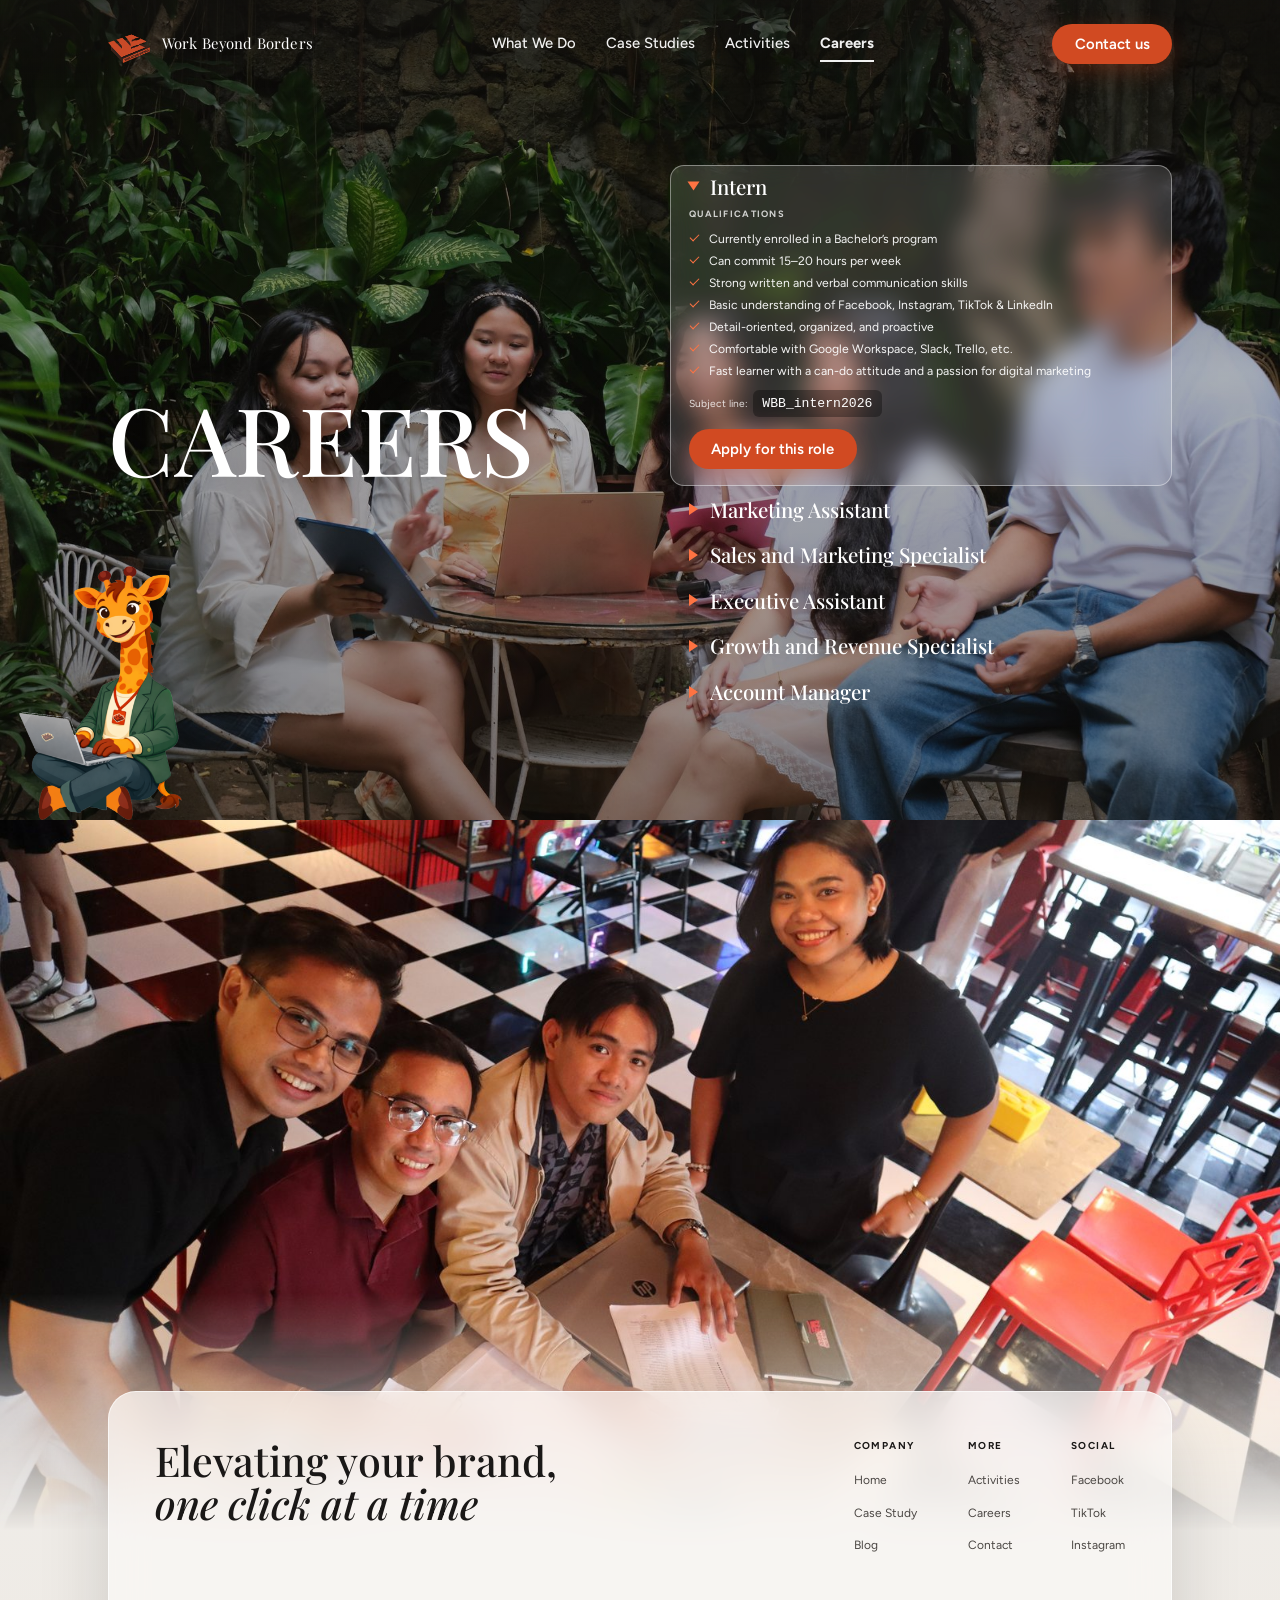
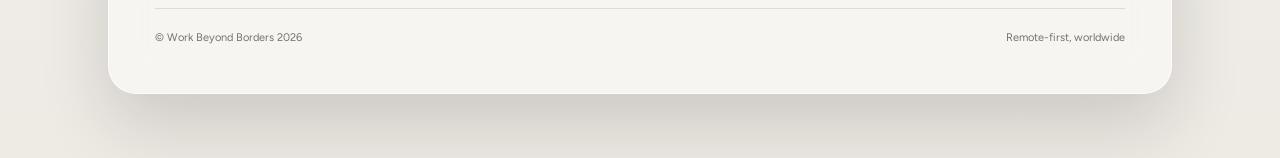
<file: careers.html>
<!DOCTYPE html>
<html lang="en">
<head>
<meta charset="utf-8">
<meta name="viewport" content="width=device-width,initial-scale=1">
<title>Careers — Work Beyond Borders</title>
<meta name="description" content="Open roles at Work Beyond Borders — intern, marketing assistant, sales and marketing specialist, executive assistant, growth and revenue specialist and account manager.">
<link rel="icon" href="assets/img/logo.png">
<link rel="preconnect" href="https://fonts.googleapis.com">
<link rel="preconnect" href="https://fonts.gstatic.com" crossorigin>
<link href="https://fonts.googleapis.com/css2?family=Figtree:ital,wght@0,300..800;1,300..800&family=Playfair+Display:ital,wght@0,400..700;1,400..700&display=swap" rel="stylesheet">
<link rel="stylesheet" href="assets/css/styles.css?v=5">
</head>
<body>

<!-- ========== HEADER ========== -->
<header class="site-header">
  <div class="shell">
    <a class="brand" href="./">
      <img src="assets/img/logo.png" alt="Work Beyond Borders logo">
      <span>Work Beyond Borders</span>
    </a>

    <nav class="nav" id="nav" aria-label="Primary">
      <a href="./#what-we-do">What We Do</a>
      <a href="./#case-studies">Case Studies</a>
      <a href="activities">Activities</a>
      <a href="careers" aria-current="page">Careers</a>
    </nav>

    <div class="header-cta">
      <button class="btn btn--primary" type="button" data-open-contact>Contact us</button>
      <button class="nav-toggle" type="button" aria-label="Menu" aria-expanded="false" aria-controls="nav"><span></span></button>
    </div>
  </div>
</header>

<main>

  <!-- ========== HERO + ROLES ========== -->
  <section class="page-hero">
    <div class="page-hero__bg"><img src="assets/img/careers-hero.jpg" alt="Work Beyond Borders team members working together outdoors"></div>
    <img class="page-hero__cut" src="assets/img/mascot.png" alt="" aria-hidden="true">
    <div class="shell">
      <div class="page-hero__grid">
        <div>
          <h1 class="page-title">CAREERS</h1>
        </div>

        <div class="roles">

          <!-- Intern -->
          <article class="role is-open">
            <button class="role__btn" type="button" aria-expanded="true" aria-controls="role-intern">
              <span class="tri tri--orange" aria-hidden="true"></span>
              <h2>Intern</h2>
            </button>
            <div class="role__panel" id="role-intern" aria-hidden="false"><div>
              <div class="role__inner">
                <p class="role__label">Qualifications</p>
                <ul class="role__quals">
                  <li>Currently enrolled in a Bachelor&rsquo;s program</li>
                  <li>Can commit 15&ndash;20 hours per week</li>
                  <li>Strong written and verbal communication skills</li>
                  <li>Basic understanding of Facebook, Instagram, TikTok &amp; LinkedIn</li>
                  <li>Detail-oriented, organized, and proactive</li>
                  <li>Comfortable with Google Workspace, Slack, Trello, etc.</li>
                  <li>Fast learner with a can-do attitude and a passion for digital marketing</li>
                </ul>
                <p class="role__subject">Subject line: <code>WBB_intern2026</code></p>
                <a class="btn btn--primary" href="https://mail.google.com/mail/?view=cm&amp;fs=1&amp;tf=1&amp;to=info%40workbeyondborder.com&amp;su=WBB_intern2026&amp;body=Hello%20Work%20Beyond%20Borders%20Team%2C%0A%0AI%20am%20writing%20to%20express%20my%20interest%20in%20applying%20for%20the%20Intern%20position%20at%20Work%20Beyond%20Borders.%0A%0AI%20believe%20my%20skills%2C%20experience%2C%20and%20willingness%20to%20learn%20would%20allow%20me%20to%20contribute%20positively%20to%20your%20team.%20I%20am%20particularly%20interested%20in%20this%20opportunity%20because%20it%20aligns%20with%20my%20strengths%20and%20my%20interest%20in%20developing%20my%20skills%20in%20a%20professional%2C%20fast-paced%2C%20and%20collaborative%20environment.%0A%0AI%20have%20attached%20my%20cover%20letter%20and%20resume%2FCV%20for%20your%20review.%20I%20would%20appreciate%20the%20opportunity%20to%20discuss%20my%20qualifications%20further%20and%20learn%20more%20about%20the%20role%20during%20an%20interview.%0A%0A%3Cattach%20your%20resume%2FCV%20here%3E%20%3Cattach%20your%20cover%20letter%20here%3E%0AThank%20you%20for%20considering%20my%20application.%20I%20look%20forward%20to%20hearing%20from%20you.%0A%0ABest%20regards%2C%0A%3CYour%20Full%20Name%3E" target="_blank" rel="noopener">Apply for this role</a>
              </div>
            </div></div>
          </article>

          <!-- Marketing Assistant -->
          <article class="role">
            <button class="role__btn" type="button" aria-expanded="false" aria-controls="role-ma">
              <span class="tri tri--orange" aria-hidden="true"></span>
              <h2>Marketing Assistant</h2>
            </button>
            <div class="role__panel" id="role-ma" aria-hidden="true"><div>
              <div class="role__inner">
                <p class="role__label">Qualifications</p>
                <ul class="role__quals">
                  <li>18 years old and above, at least Senior High School graduate</li>
                  <li>Own desktop or laptop with stable internet connection</li>
                  <li>Good English communication skills (writing and speaking)</li>
                  <li>Ability to collaborate with influencers, team members, and support broader marketing projects</li>
                  <li>Knowledge of social media platforms</li>
                  <li>Highly organized and able to manage multiple tasks at once</li>
                  <li>Comfortable working independently and as part of a team</li>
                  <li>BPO experience is an advantage, but no prior experience is required&mdash;fresh talent is welcome</li>
                  <li>Job-related questions will be discussed during the interview</li>
                </ul>
                <p class="role__subject">Subject line: <code>WBB_MA2026</code></p>
                <a class="btn btn--primary" href="https://mail.google.com/mail/?view=cm&amp;fs=1&amp;tf=1&amp;to=info%40workbeyondborder.com&amp;su=WBB_MA2026&amp;body=Hello%20Work%20Beyond%20Borders%20Team%2C%0A%0AI%20am%20writing%20to%20express%20my%20interest%20in%20applying%20for%20the%20Marketing%20Assistant%20position%20at%20Work%20Beyond%20Borders.%0A%0AI%20believe%20my%20skills%2C%20experience%2C%20and%20willingness%20to%20learn%20would%20allow%20me%20to%20contribute%20positively%20to%20your%20team.%20I%20am%20particularly%20interested%20in%20this%20opportunity%20because%20it%20aligns%20with%20my%20strengths%20and%20my%20interest%20in%20developing%20my%20skills%20in%20a%20professional%2C%20fast-paced%2C%20and%20collaborative%20environment.%0A%0AI%20have%20attached%20my%20cover%20letter%20and%20resume%2FCV%20for%20your%20review.%20I%20would%20appreciate%20the%20opportunity%20to%20discuss%20my%20qualifications%20further%20and%20learn%20more%20about%20the%20role%20during%20an%20interview.%0A%0A%3Cattach%20your%20resume%2FCV%20here%3E%20%3Cattach%20your%20cover%20letter%20here%3E%0AThank%20you%20for%20considering%20my%20application.%20I%20look%20forward%20to%20hearing%20from%20you.%0A%0ABest%20regards%2C%0A%3CYour%20Full%20Name%3E" target="_blank" rel="noopener">Apply for this role</a>
              </div>
            </div></div>
          </article>

          <!-- Sales and Marketing Specialist -->
          <article class="role">
            <button class="role__btn" type="button" aria-expanded="false" aria-controls="role-sms">
              <span class="tri tri--orange" aria-hidden="true"></span>
              <h2>Sales and Marketing Specialist</h2>
            </button>
            <div class="role__panel" id="role-sms" aria-hidden="true"><div>
              <div class="role__inner">
                <p class="role__label">Qualifications</p>
                <ul class="role__quals">
                  <li>Utilizing online job platforms and other job opportunity channels to identify potential clients, connecting with decision-makers, and engaging in meaningful conversations about partnerships and collaborations.</li>
                  <li>Leading in the creation of test tasks and proposals to ensure the closing of possible clients.</li>
                  <li>Conducting research in various industries to build a pipeline of cold leads and potential clients.</li>
                  <li>Initiating cold outreach via LinkedIn, emails, social media, and other channels to introduce our products or services, focusing on direct-to-consumer businesses.</li>
                  <li>Maintaining up-to-date lead data, tracking interactions and progress through the CRM system.</li>
                  <li>Developing and executing follow-up strategies to nurture relationships with high-potential leads.</li>
                  <li>Working closely with the sales, marketing, and partnership teams to align lead generation efforts with the company&rsquo;s overall goals.</li>
                  <li>Supporting various other marketing projects and company operations as needed.</li>
                  <li>Sending updates in our main communication channels.</li>
                  <li>All job-related questions will be entertained in the interview.</li>
                </ul>
                <p class="role__subject">Subject line: <code>WBB_S&amp;MS2026</code></p>
                <a class="btn btn--primary" href="https://mail.google.com/mail/?view=cm&amp;fs=1&amp;tf=1&amp;to=info%40workbeyondborder.com&amp;su=WBB_S%26MS2026&amp;body=Hello%20Work%20Beyond%20Borders%20Team%2C%0A%0AI%20am%20writing%20to%20express%20my%20interest%20in%20applying%20for%20the%20Sales%20and%20Marketing%20Specialist%20position%20at%20Work%20Beyond%20Borders.%0A%0AI%20believe%20my%20skills%2C%20experience%2C%20and%20willingness%20to%20learn%20would%20allow%20me%20to%20contribute%20positively%20to%20your%20team.%20I%20am%20particularly%20interested%20in%20this%20opportunity%20because%20it%20aligns%20with%20my%20strengths%20and%20my%20interest%20in%20developing%20my%20skills%20in%20a%20professional%2C%20fast-paced%2C%20and%20collaborative%20environment.%0A%0AI%20have%20attached%20my%20cover%20letter%20and%20resume%2FCV%20for%20your%20review.%20I%20would%20appreciate%20the%20opportunity%20to%20discuss%20my%20qualifications%20further%20and%20learn%20more%20about%20the%20role%20during%20an%20interview.%0A%0A%3Cattach%20your%20resume%2FCV%20here%3E%20%3Cattach%20your%20cover%20letter%20here%3E%0AThank%20you%20for%20considering%20my%20application.%20I%20look%20forward%20to%20hearing%20from%20you.%0A%0ABest%20regards%2C%0A%3CYour%20Full%20Name%3E" target="_blank" rel="noopener">Apply for this role</a>
              </div>
            </div></div>
          </article>

          <!-- Executive Assistant -->
          <article class="role">
            <button class="role__btn" type="button" aria-expanded="false" aria-controls="role-ea">
              <span class="tri tri--orange" aria-hidden="true"></span>
              <h2>Executive Assistant</h2>
            </button>
            <div class="role__panel" id="role-ea" aria-hidden="true"><div>
              <div class="role__inner">
                <p class="role__label">Qualifications</p>
                <ul class="role__quals">
                  <li>Bachelor&rsquo;s degree in Business Administration, Marketing, Communications, or related field</li>
                  <li>At least 1 year of experience as an Executive Assistant, preferably supporting a CEO or executive in a marketing or creative industry</li>
                  <li>Excellent English communication skills (verbal and written)</li>
                  <li>Strong organizational, multitasking, and time management abilities</li>
                  <li>Proficiency in Google Workspace (Docs, Sheets, Slides, Calendar) and project management tools</li>
                  <li>Knowledge of CRM systems (HubSpot, Airtable, GHL, or similar) is an advantage</li>
                  <li>Tech-savvy and comfortable working in a remote, fast-paced setup</li>
                </ul>
                <p class="role__subject">Subject line: <code>WBB_ES2026</code></p>
                <a class="btn btn--primary" href="https://mail.google.com/mail/?view=cm&amp;fs=1&amp;tf=1&amp;to=info%40workbeyondborder.com&amp;su=WBB_ES2026&amp;body=Hello%20Work%20Beyond%20Borders%20Team%2C%0A%0AI%20am%20writing%20to%20express%20my%20interest%20in%20applying%20for%20the%20Executive%20Assistant%20position%20at%20Work%20Beyond%20Borders.%0A%0AI%20believe%20my%20skills%2C%20experience%2C%20and%20willingness%20to%20learn%20would%20allow%20me%20to%20contribute%20positively%20to%20your%20team.%20I%20am%20particularly%20interested%20in%20this%20opportunity%20because%20it%20aligns%20with%20my%20strengths%20and%20my%20interest%20in%20developing%20my%20skills%20in%20a%20professional%2C%20fast-paced%2C%20and%20collaborative%20environment.%0A%0AI%20have%20attached%20my%20cover%20letter%20and%20resume%2FCV%20for%20your%20review.%20I%20would%20appreciate%20the%20opportunity%20to%20discuss%20my%20qualifications%20further%20and%20learn%20more%20about%20the%20role%20during%20an%20interview.%0A%0A%3Cattach%20your%20resume%2FCV%20here%3E%20%3Cattach%20your%20cover%20letter%20here%3E%0AThank%20you%20for%20considering%20my%20application.%20I%20look%20forward%20to%20hearing%20from%20you.%0A%0ABest%20regards%2C%0A%3CYour%20Full%20Name%3E" target="_blank" rel="noopener">Apply for this role</a>
              </div>
            </div></div>
          </article>

          <!-- Growth and Revenue Specialist -->
          <article class="role">
            <button class="role__btn" type="button" aria-expanded="false" aria-controls="role-grs">
              <span class="tri tri--orange" aria-hidden="true"></span>
              <h2>Growth and Revenue Specialist</h2>
            </button>
            <div class="role__panel" id="role-grs" aria-hidden="true"><div>
              <div class="role__inner">
                <p class="role__label">Qualifications</p>
                <ul class="role__quals">
                  <li>Utilizing online job platforms and other job opportunity channels to identify potential clients, connecting with decision-makers, and engaging in meaningful conversations about partnerships and collaborations.</li>
                  <li>Leading in the creation of test tasks and proposals to ensure the closing of possible clients.</li>
                  <li>Conducting research in various industries to build a pipeline of cold leads and potential clients.</li>
                  <li>Initiating cold outreach via LinkedIn, emails, social media, and other channels to introduce our products or services, focusing on direct-to-consumer businesses.</li>
                  <li>Maintaining up-to-date lead data, tracking interactions and progress through the CRM system.</li>
                  <li>Developing and executing follow-up strategies to nurture relationships with high-potential leads.</li>
                  <li>Working closely with the sales, marketing, and partnership teams to align lead generation efforts with the company&rsquo;s overall goals.</li>
                  <li>Supporting various other marketing projects and company operations as needed.</li>
                  <li>Sending updates in our main communication channels.</li>
                  <li>All job-related questions will be entertained in the interview.</li>
                </ul>
                <p class="role__subject">Subject line: <code>WBB_G&amp;RS2026</code></p>
                <a class="btn btn--primary" href="https://mail.google.com/mail/?view=cm&amp;fs=1&amp;tf=1&amp;to=info%40workbeyondborder.com&amp;su=WBB_G%26RS2026&amp;body=Hello%20Work%20Beyond%20Borders%20Team%2C%0A%0AI%20am%20writing%20to%20express%20my%20interest%20in%20applying%20for%20the%20Growth%20and%20Revenue%20Specialist%20position%20at%20Work%20Beyond%20Borders.%0A%0AI%20believe%20my%20skills%2C%20experience%2C%20and%20willingness%20to%20learn%20would%20allow%20me%20to%20contribute%20positively%20to%20your%20team.%20I%20am%20particularly%20interested%20in%20this%20opportunity%20because%20it%20aligns%20with%20my%20strengths%20and%20my%20interest%20in%20developing%20my%20skills%20in%20a%20professional%2C%20fast-paced%2C%20and%20collaborative%20environment.%0A%0AI%20have%20attached%20my%20cover%20letter%20and%20resume%2FCV%20for%20your%20review.%20I%20would%20appreciate%20the%20opportunity%20to%20discuss%20my%20qualifications%20further%20and%20learn%20more%20about%20the%20role%20during%20an%20interview.%0A%0A%3Cattach%20your%20resume%2FCV%20here%3E%20%3Cattach%20your%20cover%20letter%20here%3E%0AThank%20you%20for%20considering%20my%20application.%20I%20look%20forward%20to%20hearing%20from%20you.%0A%0ABest%20regards%2C%0A%3CYour%20Full%20Name%3E" target="_blank" rel="noopener">Apply for this role</a>
              </div>
            </div></div>
          </article>

          <!-- Account Manager -->
          <article class="role">
            <button class="role__btn" type="button" aria-expanded="false" aria-controls="role-am">
              <span class="tri tri--orange" aria-hidden="true"></span>
              <h2>Account Manager</h2>
            </button>
            <div class="role__panel" id="role-am" aria-hidden="true"><div>
              <div class="role__inner">
                <p class="role__label">Qualifications</p>
                <ul class="role__quals">
                  <li>18 years old and above, at least Senior High School graduate</li>
                  <li>Own desktop or laptop with stable internet connection</li>
                  <li>Strong English communication skills (verbal and written)</li>
                  <li>Experience in building and maintaining client relationships, ensuring satisfaction and retention</li>
                  <li>Solid grasp of marketing strategies, campaign initiatives, and KPIs</li>
                  <li>Organized, detail-oriented, and skilled in guiding teams to deliver quality results on time</li>
                  <li>Able to prepare client reports, performance updates, and manage onboarding smoothly</li>
                  <li>Problem-solving mindset with the ability to spot growth opportunities</li>
                  <li>Familiarity with social media and digital marketing tools is a plus</li>
                  <li>BPO or client-facing experience is an advantage, though applicants with strong potential are encouraged to apply</li>
                  <li>Job-related questions will be discussed during the interview</li>
                </ul>
                <p class="role__subject">Subject line: <code>WBB_AM2026</code></p>
                <a class="btn btn--primary" href="https://mail.google.com/mail/?view=cm&amp;fs=1&amp;tf=1&amp;to=info%40workbeyondborder.com&amp;su=WBB_AM2026&amp;body=Hello%20Work%20Beyond%20Borders%20Team%2C%0A%0AI%20am%20writing%20to%20express%20my%20interest%20in%20applying%20for%20the%20Account%20Manager%20position%20at%20Work%20Beyond%20Borders.%0A%0AI%20believe%20my%20skills%2C%20experience%2C%20and%20willingness%20to%20learn%20would%20allow%20me%20to%20contribute%20positively%20to%20your%20team.%20I%20am%20particularly%20interested%20in%20this%20opportunity%20because%20it%20aligns%20with%20my%20strengths%20and%20my%20interest%20in%20developing%20my%20skills%20in%20a%20professional%2C%20fast-paced%2C%20and%20collaborative%20environment.%0A%0AI%20have%20attached%20my%20cover%20letter%20and%20resume%2FCV%20for%20your%20review.%20I%20would%20appreciate%20the%20opportunity%20to%20discuss%20my%20qualifications%20further%20and%20learn%20more%20about%20the%20role%20during%20an%20interview.%0A%0A%3Cattach%20your%20resume%2FCV%20here%3E%20%3Cattach%20your%20cover%20letter%20here%3E%0AThank%20you%20for%20considering%20my%20application.%20I%20look%20forward%20to%20hearing%20from%20you.%0A%0ABest%20regards%2C%0A%3CYour%20Full%20Name%3E" target="_blank" rel="noopener">Apply for this role</a>
              </div>
            </div></div>
          </article>

        </div>
      </div>
    </div>
  </section>

</main>

<!-- ========== FOOTER ========== -->
<footer class="site-footer">
  <div class="shell">
    <div class="footer-stage">
      <img class="footer-art" src="assets/img/footer-careers.jpg" width="1600" height="898" alt="The Work Beyond Borders team in a working session" loading="lazy">
      <div class="footer-panel">
      <div class="footer-top">
        <h2>Elevating your brand, <em>one click at a time</em></h2>

        <div class="footer-col">
          <h3>Company</h3>
          <ul>
            <li><a href="./">Home</a></li>
            <li><a href="./#case-studies">Case Study</a></li>
            <li><a href="./#what-we-do">Blog</a></li>
          </ul>
        </div>

        <div class="footer-col">
          <h3>More</h3>
          <ul>
            <li><a href="activities">Activities</a></li>
            <li><a href="careers">Careers</a></li>
            <li><a href="https://mail.google.com/mail/?view=cm&amp;fs=1&amp;tf=1&amp;to=info@workbeyondborder.com" target="_blank" rel="noopener">Contact</a></li>
          </ul>
        </div>

        <div class="footer-col">
          <h3>Social</h3>
          <ul>
            <li><a href="https://www.facebook.com/workingbeyondborders" target="_blank" rel="noopener">Facebook</a></li>
            <li><a href="https://www.tiktok.com/@workbeyondborders" target="_blank" rel="noopener">TikTok</a></li>
            <li><a href="https://www.instagram.com/workingbeyondborders/" target="_blank" rel="noopener">Instagram</a></li>
          </ul>
        </div>
      </div>

      <div class="footer-bottom">
        <span>&copy; Work Beyond Borders 2026</span>
        <span>Remote-first, worldwide</span>
        </div>
      </div>
    </div>
  </div>
</footer>

<!-- ========== CONTACT MODAL ========== -->
<div class="cmodal" id="contact-modal" role="dialog" aria-modal="true"
     aria-labelledby="cmodal-title" aria-hidden="true">
  <div class="cmodal__dialog">
    <button class="cmodal__close" type="button" data-close-contact aria-label="Close contact form">
      <svg viewBox="0 0 24 24" aria-hidden="true"><path d="M6 6l12 12M18 6L6 18"/></svg>
    </button>

    <div class="cmodal__head">
      <img src="assets/img/logo.png" alt="" aria-hidden="true" width="52" height="48">
      <span class="eyebrow">Work Beyond Borders</span>
      <h2 id="cmodal-title">Contact <em>us</em></h2>
      <p class="cmodal__sub">Tell us a little about what you need and we&rsquo;ll come back to you.</p>
    </div>

    <form class="cform" id="contact-form" name="contact" method="POST"
            data-netlify="true" data-netlify-honeypot="botcheck" novalidate>
        <!-- Netlify reads this to label the submission -->
        <input type="hidden" name="form-name" value="contact">
      <div class="cform__row">
        <label for="cf-name">Name</label>
        <input id="cf-name" name="name" type="text" autocomplete="name"
               placeholder="Your full name" required
               aria-describedby="cf-name-err">
        <p class="cform__err" id="cf-name-err"></p>
      </div>

      <div class="cform__row">
        <label for="cf-email">Email</label>
        <input id="cf-email" name="email" type="email" autocomplete="email"
               placeholder="you@company.com" required
               aria-describedby="cf-email-err">
        <p class="cform__err" id="cf-email-err"></p>
      </div>

      <div class="cform__row">
        <label for="cf-phone">Phone <span class="opt">(optional)</span></label>
        <input id="cf-phone" name="phone" type="tel" autocomplete="tel"
               placeholder="+63 912 345 6789"
               aria-describedby="cf-phone-err">
        <p class="cform__err" id="cf-phone-err"></p>
      </div>

      <div class="cform__row">
        <label for="cf-message">What can we help you with?</label>
        <textarea id="cf-message" name="message" required
                  placeholder="A few lines about your brand and what you are looking for."
                  aria-describedby="cf-message-err"></textarea>
        <p class="cform__err" id="cf-message-err"></p>
      </div>

      <!-- honeypot: bots fill it, people never see it -->
      <input type="checkbox" name="botcheck" class="sr-only" tabindex="-1" autocomplete="off" aria-hidden="true">

      <button class="btn btn--primary cform__submit" type="submit">Submit</button>
      <p class="cform__status" role="status" aria-live="polite"></p>
    </form>
  </div>
</div>

<script src="assets/js/main.js?v=5"></script>


</body>
</html>
</file>
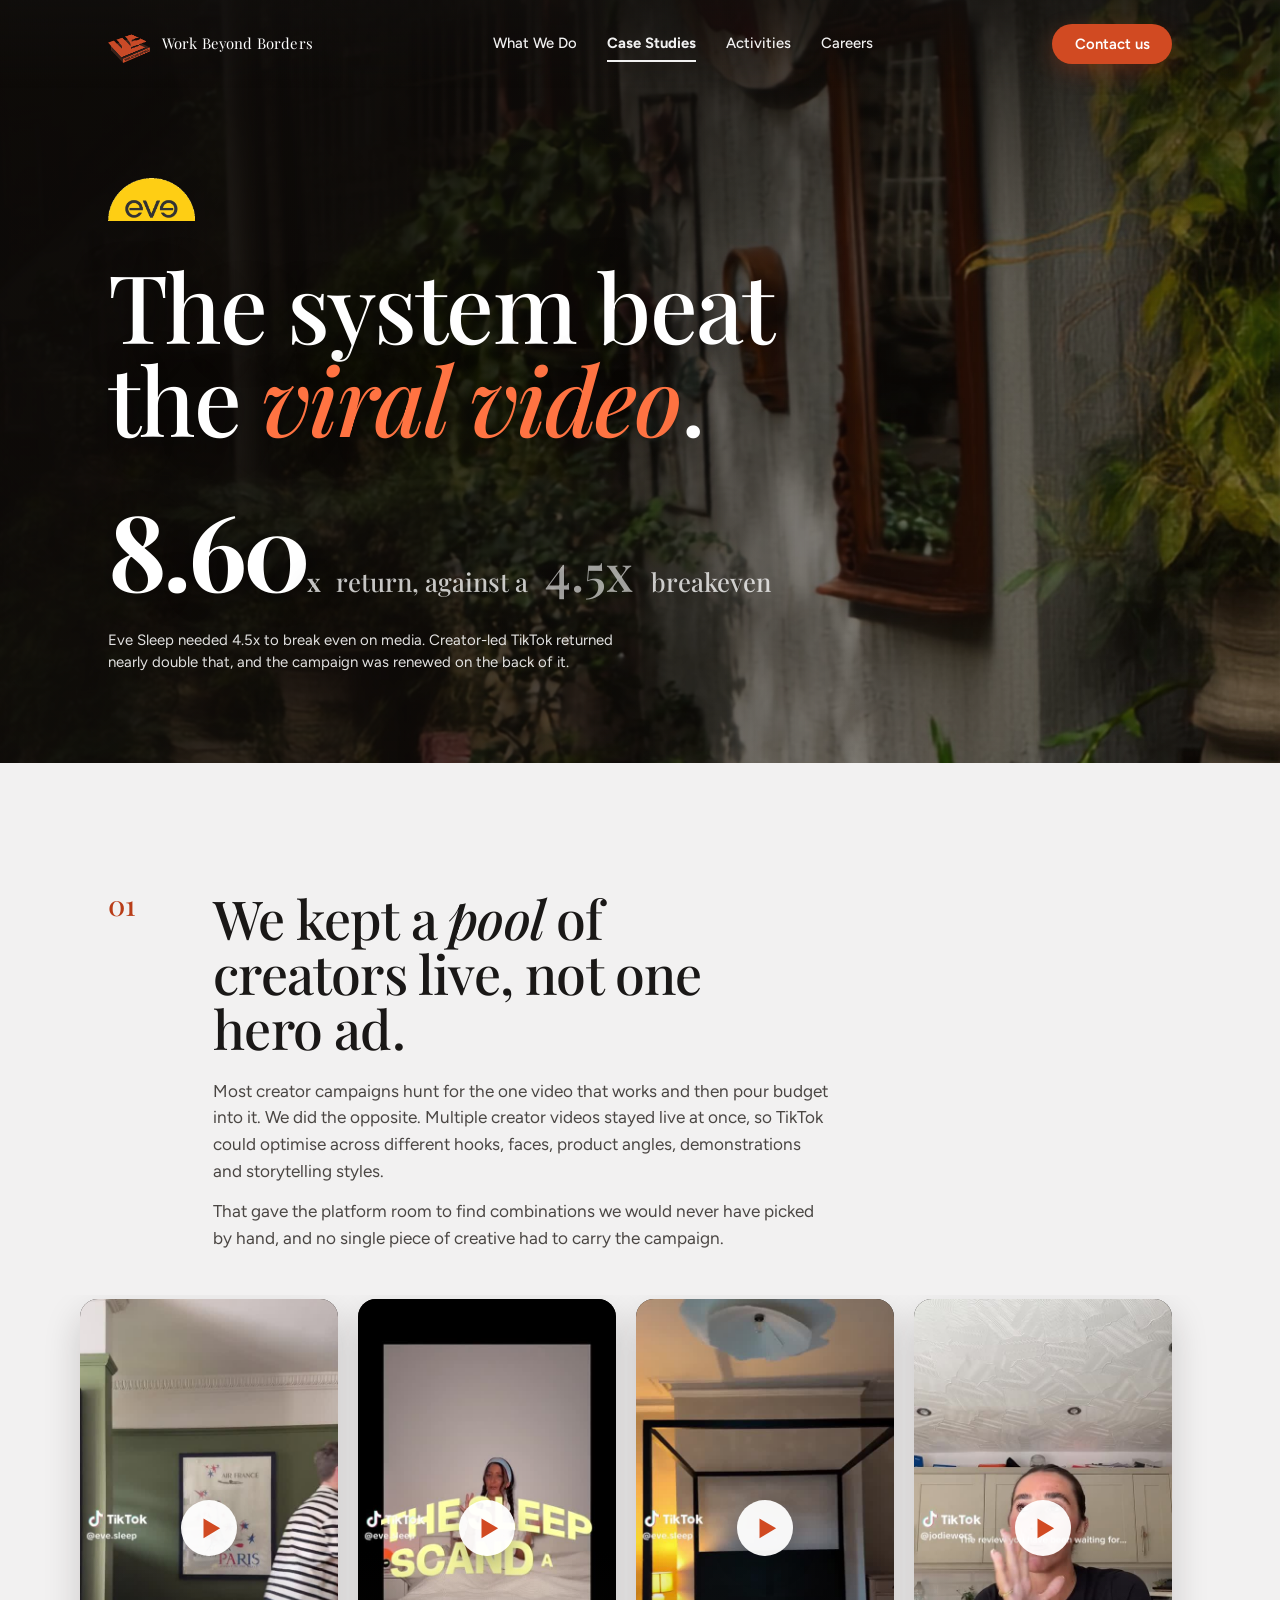
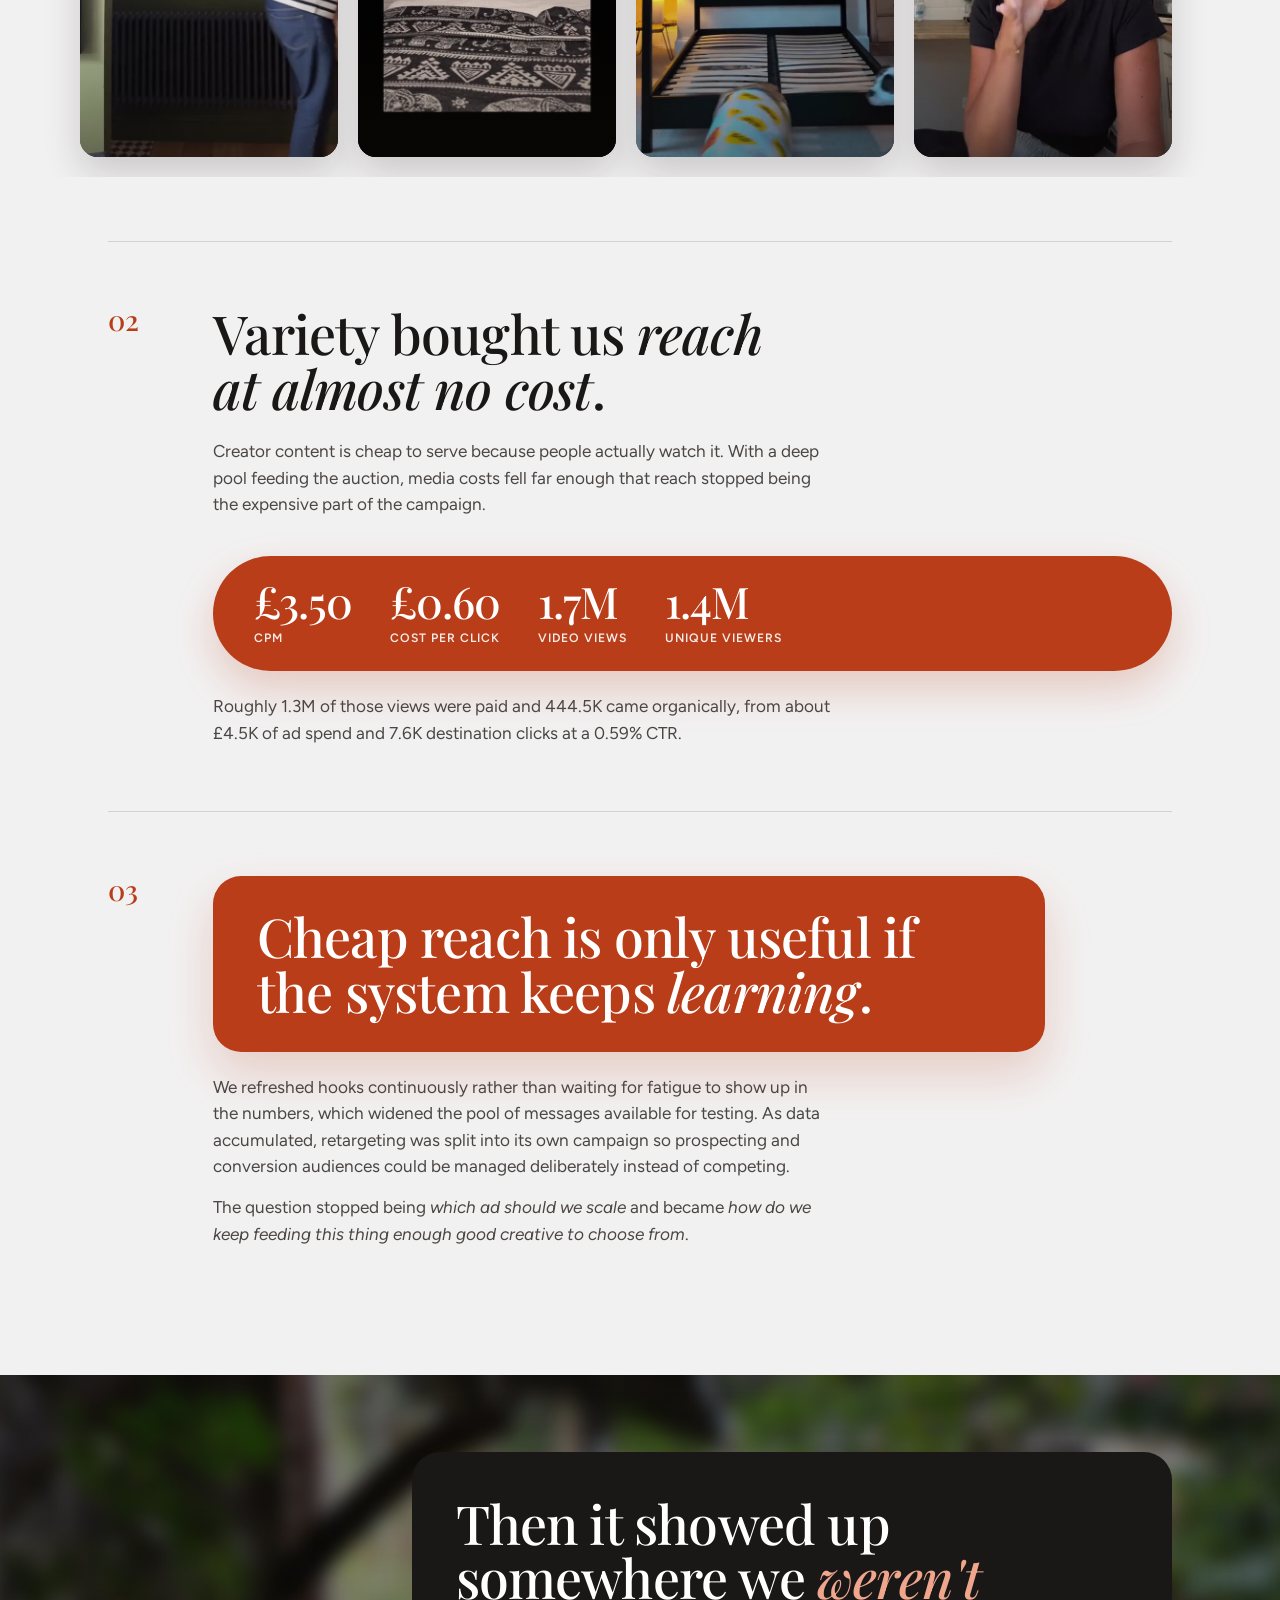
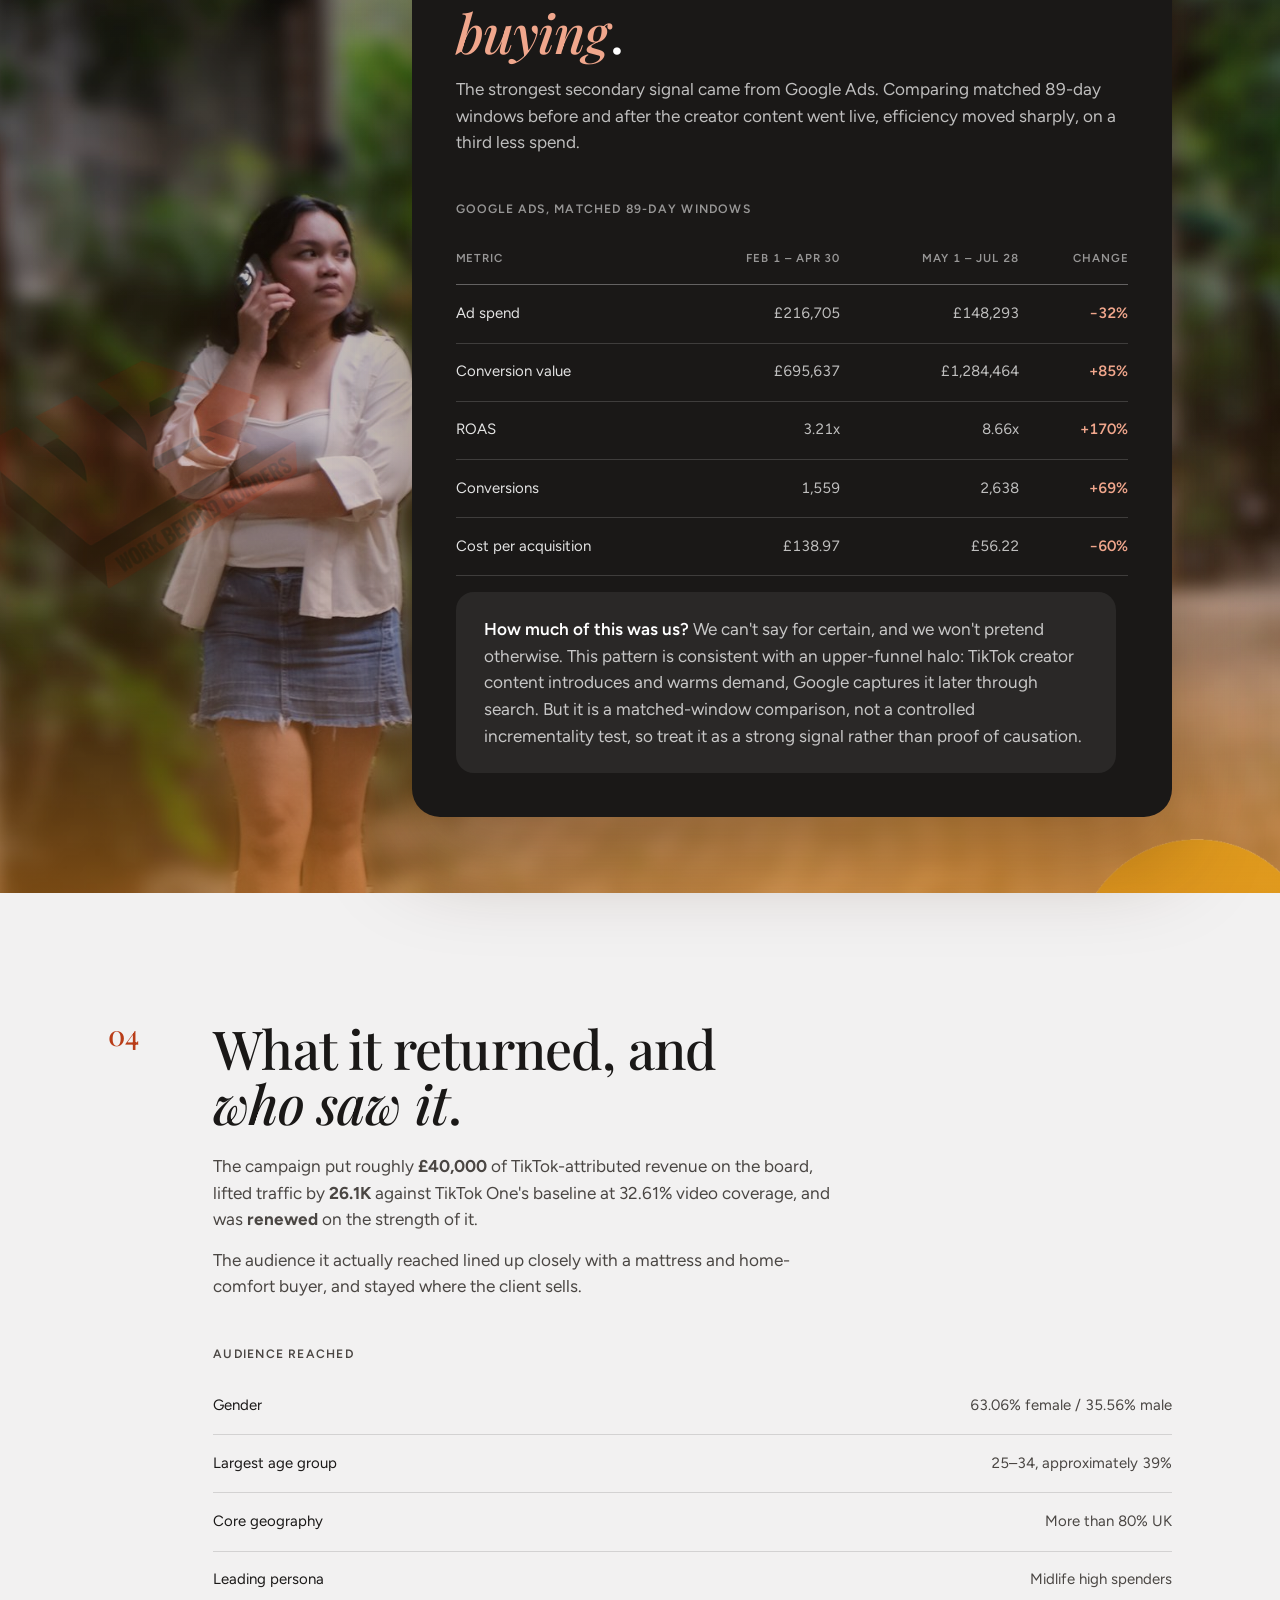
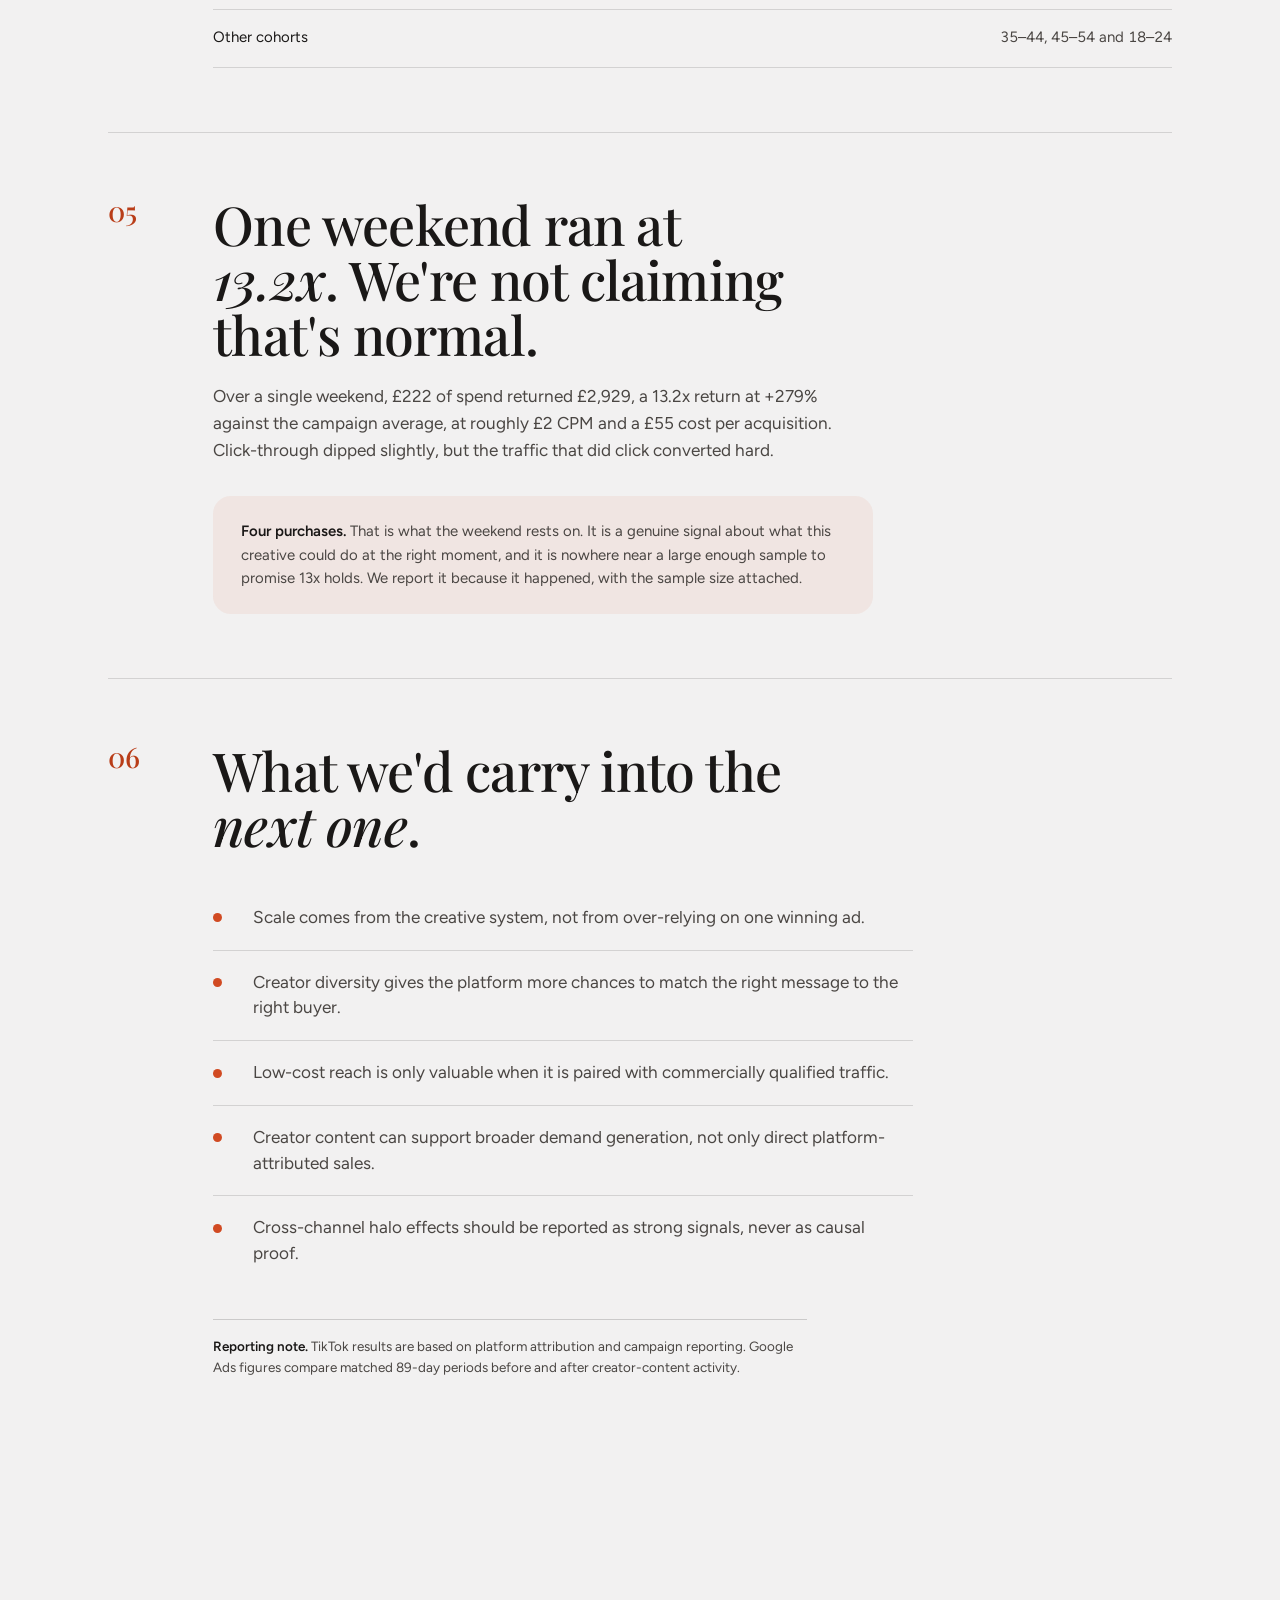
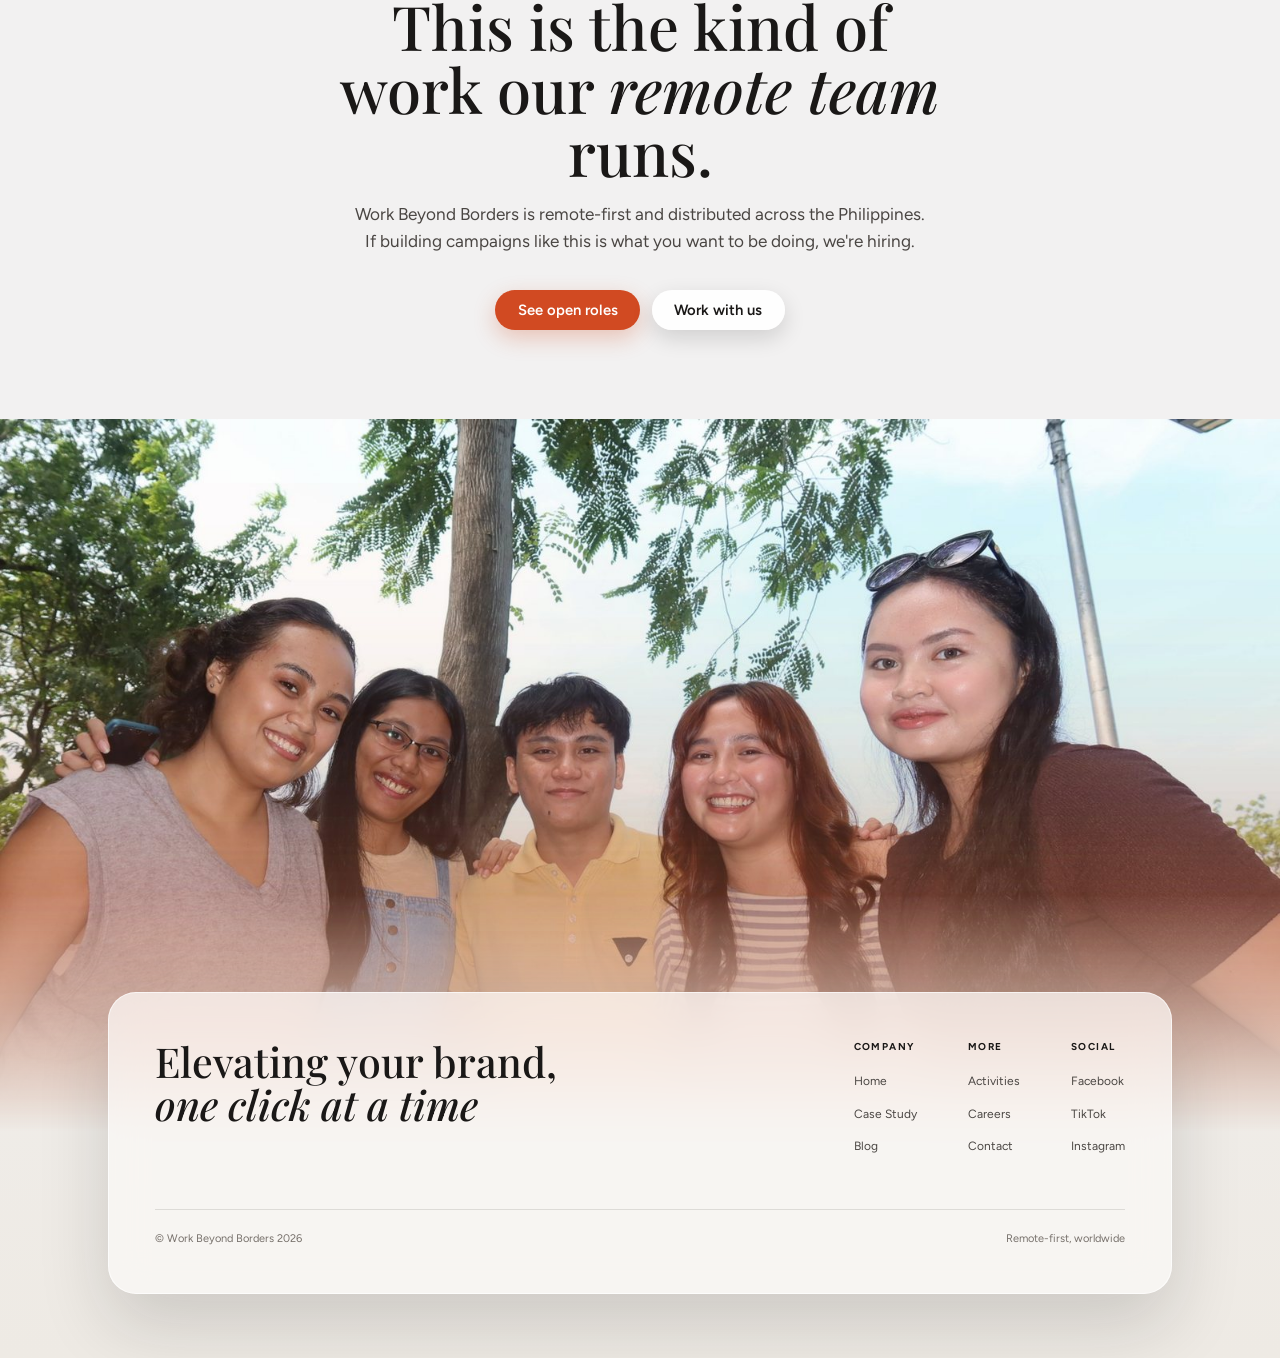
<file: case-study-eve-sleep.html>
<!DOCTYPE html>
<html lang="en">
<head>
<meta charset="utf-8">
<meta name="viewport" content="width=device-width,initial-scale=1">
<title>Eve Sleep — Work Beyond Borders case study</title>
<meta name="description" content="How Work Beyond Borders ran creator-led TikTok content as a performance engine for Eve Sleep: ~£40K attributed revenue at 8.60x ROAS, and a +170% swing in Google Ads efficiency.">
<link rel="icon" href="assets/img/logo.png">
<link rel="preconnect" href="https://fonts.googleapis.com">
<link rel="preconnect" href="https://fonts.gstatic.com" crossorigin>
<link href="https://fonts.googleapis.com/css2?family=Figtree:ital,wght@0,300..800;1,300..800&family=Playfair+Display:ital,wght@0,400..700;1,400..700&display=swap" rel="stylesheet">
<link rel="stylesheet" href="assets/css/styles.css?v=5">
</head>
<body>

<!-- ========== HEADER ========== -->
<header class="site-header">
  <div class="shell">
    <a class="brand" href="./">
      <img src="assets/img/logo.png" alt="Work Beyond Borders logo">
      <span>Work Beyond Borders</span>
    </a>

    <nav class="nav" id="nav" aria-label="Primary">
      <a href="./#what-we-do">What We Do</a>
      <a href="./#case-studies" aria-current="page">Case Studies</a>
      <a href="activities">Activities</a>
      <a href="careers">Careers</a>
    </nav>

    <div class="header-cta">
      <button class="btn btn--primary" type="button" data-open-contact>Contact us</button>
      <button class="nav-toggle" type="button" aria-label="Menu" aria-expanded="false" aria-controls="nav"><span></span></button>
    </div>
  </div>
</header>

<main>

  <!-- ========== OPENING STATEMENT ========== -->
  <section class="cs-open">
    <div class="cs-open__bg" aria-hidden="true">
      <img src="assets/img/cs-hero-bg.jpg"
           srcset="assets/img/cs-hero-bg-1200.jpg 1200w, assets/img/cs-hero-bg.jpg 2000w"
           sizes="100vw" width="2000" height="1286" fetchpriority="high" decoding="async" alt="">
    </div>
    <div class="shell">
      <div class="cs-client reveal">
        <img src="assets/img/eve-sleep-logo.png" alt="Eve Sleep" width="598" height="300">
      </div>

      <h1 class="cs-statement reveal">The system beat the <em>viral video</em>.</h1>

      <p class="cs-ratio reveal">
        <b>8.60<i>x</i></b>
        <i>return, against a</i>
        <s>4.5x</s>
        <i>breakeven</i>
        <small>Eve Sleep needed 4.5x to break even on media. Creator-led TikTok returned
        nearly double that, and the campaign was renewed on the back of it.</small>
      </p>
    </div>
  </section>

  <!-- ========== THE CHAIN ========== -->
  <div class="cs-chain">
    <div class="shell">

      <!-- link 1 -->
      <section class="cs-link">
        <div class="cs-link__grid">
          <p class="cs-link__n" aria-hidden="true">01</p>
          <div>
            <h2 class="reveal">We kept a <em>pool</em> of creators live, not one hero ad.</h2>
            <div class="cs-link__body reveal">
              <p>Most creator campaigns hunt for the one video that works and then pour
                 budget into it. We did the opposite. Multiple creator videos stayed live at
                 once, so TikTok could optimise across different hooks, faces, product angles,
                 demonstrations and storytelling styles.</p>
              <p>That gave the platform room to find combinations we would never have picked
                 by hand, and no single piece of creative had to carry the campaign.</p>
            </div>
          </div>
        </div>

        <div class="cs-rail reveal" role="list" aria-label="Creator videos from the campaign">
          <figure class="cs-creator" role="listitem" data-video="assets/video/eve-creator-1.mp4">
            <img src="assets/img/eve-creator-1.jpg" alt="Creator video: a walkthrough of a bedroom featuring the Eve Sleep bed" loading="lazy">
            <button class="cs-creator__play" type="button" aria-label="Play creator video 1">
              <i><svg viewBox="0 0 16 18" aria-hidden="true"><path d="M2 1.2v15.6L15.2 9z"/></svg></i>
            </button>
            <button class="cs-creator__sound" type="button" aria-label="Unmute">
              <svg viewBox="0 0 24 24" aria-hidden="true"><path d="M11.5 4.3 6.8 8.2H3.2v7.6h3.6l4.7 3.9z"/><path d="M15.6 9a4.2 4.2 0 0 1 0 6" fill="none" stroke="currentColor" stroke-width="2" stroke-linecap="round"/></svg>
            </button>
          </figure>

          <figure class="cs-creator" role="listitem" data-video="assets/video/eve-creator-2.mp4">
            <img src="assets/img/eve-creator-2.jpg" alt="Creator video: a creator introducing the sleep routine on camera" loading="lazy">
            <button class="cs-creator__play" type="button" aria-label="Play creator video 2">
              <i><svg viewBox="0 0 16 18" aria-hidden="true"><path d="M2 1.2v15.6L15.2 9z"/></svg></i>
            </button>
            <button class="cs-creator__sound" type="button" aria-label="Unmute">
              <svg viewBox="0 0 24 24" aria-hidden="true"><path d="M11.5 4.3 6.8 8.2H3.2v7.6h3.6l4.7 3.9z"/><path d="M15.6 9a4.2 4.2 0 0 1 0 6" fill="none" stroke="currentColor" stroke-width="2" stroke-linecap="round"/></svg>
            </button>
          </figure>

          <figure class="cs-creator" role="listitem" data-video="assets/video/eve-creator-3.mp4">
            <img src="assets/img/eve-creator-3.jpg" alt="Creator video: assembling the bed frame at home" loading="lazy">
            <button class="cs-creator__play" type="button" aria-label="Play creator video 3">
              <i><svg viewBox="0 0 16 18" aria-hidden="true"><path d="M2 1.2v15.6L15.2 9z"/></svg></i>
            </button>
            <button class="cs-creator__sound" type="button" aria-label="Unmute">
              <svg viewBox="0 0 24 24" aria-hidden="true"><path d="M11.5 4.3 6.8 8.2H3.2v7.6h3.6l4.7 3.9z"/><path d="M15.6 9a4.2 4.2 0 0 1 0 6" fill="none" stroke="currentColor" stroke-width="2" stroke-linecap="round"/></svg>
            </button>
          </figure>

          <figure class="cs-creator" role="listitem" data-video="assets/video/eve-creator-4.mp4">
            <img src="assets/img/eve-creator-4.jpg" alt="Creator video: a creator reviewing the mattress to camera" loading="lazy">
            <button class="cs-creator__play" type="button" aria-label="Play creator video 4">
              <i><svg viewBox="0 0 16 18" aria-hidden="true"><path d="M2 1.2v15.6L15.2 9z"/></svg></i>
            </button>
            <button class="cs-creator__sound" type="button" aria-label="Unmute">
              <svg viewBox="0 0 24 24" aria-hidden="true"><path d="M11.5 4.3 6.8 8.2H3.2v7.6h3.6l4.7 3.9z"/><path d="M15.6 9a4.2 4.2 0 0 1 0 6" fill="none" stroke="currentColor" stroke-width="2" stroke-linecap="round"/></svg>
            </button>
          </figure>
        </div>
      </section>

      <!-- link 2 -->
      <section class="cs-link">
        <img class="sticker cs-prop cs-prop--mega" src="assets/img/st-megaphone.png" alt="" aria-hidden="true" loading="lazy">
        <img class="sticker cs-prop cs-prop--bulb" src="assets/img/st-bulb.png" alt="" aria-hidden="true" loading="lazy">
        <img class="sticker cs-prop cs-prop--calc" src="assets/img/st-calculator.png" alt="" aria-hidden="true" loading="lazy">
        <img class="sticker cs-prop cs-prop--papers" src="assets/img/st-papers.png" alt="" aria-hidden="true" loading="lazy">
        <div class="cs-link__grid">
          <p class="cs-link__n" aria-hidden="true">02</p>
          <div>
            <h2 class="reveal">Variety bought us <em>reach at almost no cost</em>.</h2>
            <div class="cs-link__body reveal">
              <p>Creator content is cheap to serve because people actually watch it. With a
                 deep pool feeding the auction, media costs fell far enough that reach stopped
                 being the expensive part of the campaign.</p>
            </div>
            <div class="cs-inline cs-inline--bar reveal">
              <div><b>£3.50</b><span>CPM</span></div>
              <div><b>£0.60</b><span>Cost per click</span></div>
              <div><b>1.7M</b><span>Video views</span></div>
              <div><b>1.4M</b><span>Unique viewers</span></div>
            </div>
            <div class="cs-link__body reveal">
              <p>Roughly 1.3M of those views were paid and 444.5K came organically, from
                 about £4.5K of ad spend and 7.6K destination clicks at a 0.59% CTR.</p>
            </div>
          </div>
        </div>
      </section>

      <!-- link 3 -->
      <section class="cs-link">
        <img class="sticker cs-prop cs-prop--imac" src="assets/img/st-imac.png" alt="" aria-hidden="true" loading="lazy">
        <div class="cs-link__grid">
          <p class="cs-link__n" aria-hidden="true">03</p>
          <div>
            <h2 class="cs-slab reveal">Cheap reach is only useful if the system keeps <em>learning</em>.</h2>
            <div class="cs-link__body reveal">
              <p>We refreshed hooks continuously rather than waiting for fatigue to show up in
                 the numbers, which widened the pool of messages available for testing. As data
                 accumulated, retargeting was split into its own campaign so prospecting and
                 conversion audiences could be managed deliberately instead of competing.</p>
              <p>The question stopped being <em>which ad should we scale</em> and became
                 <em>how do we keep feeding this thing enough good creative to choose from</em>.</p>
            </div>
          </div>
        </div>
      </section>

    </div>
  </div>

  <!-- ========== THE DENSE PASSAGE: THE HALO ========== -->
  <section class="cs-dark">
    <div class="cs-dark__scene" aria-hidden="true">
      <img class="cs-dark__photo" src="assets/img/cs-halo-bg.jpg"
           srcset="assets/img/cs-halo-bg-1200.jpg 1200w, assets/img/cs-halo-bg.jpg 2000w"
           sizes="100vw" width="2000" height="1333" loading="lazy" decoding="async" alt="">
      <img class="cs-dark__mark" src="assets/img/logo.png" alt="" loading="lazy">
      <img class="cs-dark__client" src="assets/img/eve-sleep-logo.png" alt="" loading="lazy">
    </div>
    <div class="shell">
      <div class="cs-dark__panel">
      <h2 class="reveal">Then it showed up somewhere we <em>weren't buying</em>.</h2>
      <p class="reveal">The strongest secondary signal came from Google Ads. Comparing matched
         89-day windows before and after the creator content went live, efficiency moved
         sharply, on a third less spend.</p>

      <div class="cs-scroll cs-scroll--wide reveal">
        <table class="cs-table">
          <caption>Google Ads, matched 89-day windows</caption>
          <thead>
            <tr><th scope="col">Metric</th><th scope="col">Feb 1 – Apr 30</th><th scope="col">May 1 – Jul 28</th><th scope="col">Change</th></tr>
          </thead>
          <tbody>
            <tr><th scope="row">Ad spend</th><td>£216,705</td><td>£148,293</td><td class="down">−32%</td></tr>
            <tr><th scope="row">Conversion value</th><td>£695,637</td><td>£1,284,464</td><td class="up">+85%</td></tr>
            <tr><th scope="row">ROAS</th><td>3.21x</td><td>8.66x</td><td class="up">+170%</td></tr>
            <tr><th scope="row">Conversions</th><td>1,559</td><td>2,638</td><td class="up">+69%</td></tr>
            <tr><th scope="row">Cost per acquisition</th><td>£138.97</td><td>£56.22</td><td class="down">−60%</td></tr>
          </tbody>
        </table>
        <p class="cs-scroll__hint">Scroll the table sideways for the change column.</p>
      </div>

      <p class="cs-caveat reveal"><strong>How much of this was us?</strong> We can't say for
         certain, and we won't pretend otherwise. This pattern is consistent with an
         upper-funnel halo: TikTok creator content introduces and warms demand, Google
         captures it later through search. But it is a matched-window comparison, not a
         controlled incrementality test, so treat it as a strong signal rather than proof
         of causation.</p>
      </div>
    </div>
  </section>

  <!-- ========== THE REST OF THE EVIDENCE ========== -->
  <div class="cs-chain">
    <div class="shell">

      <section class="cs-link">
        <div class="cs-link__grid">
          <p class="cs-link__n" aria-hidden="true">04</p>
          <div>
            <h2 class="reveal">What it returned, and <em>who saw it</em>.</h2>
            <div class="cs-link__body reveal">
              <p>The campaign put roughly <strong>£40,000</strong> of TikTok-attributed
                 revenue on the board, lifted traffic by <strong>26.1K</strong> against TikTok
                 One's baseline at 32.61% video coverage, and was <strong>renewed</strong> on
                 the strength of it.</p>
              <p>The audience it actually reached lined up closely with a mattress and
                 home-comfort buyer, and stayed where the client sells.</p>
            </div>

            <div class="cs-scroll reveal">
              <table class="cs-table cs-table--light">
                <caption>Audience reached</caption>
                <tbody>
                  <tr><th scope="row">Gender</th><td>63.06% female / 35.56% male</td></tr>
                  <tr><th scope="row">Largest age group</th><td>25–34, approximately 39%</td></tr>
                  <tr><th scope="row">Core geography</th><td>More than 80% UK</td></tr>
                  <tr><th scope="row">Leading persona</th><td>Midlife high spenders</td></tr>
                  <tr><th scope="row">Other cohorts</th><td>35–44, 45–54 and 18–24</td></tr>
                </tbody>
              </table>
            </div>
          </div>
        </div>
      </section>

      <section class="cs-link">
        <div class="cs-link__grid">
          <p class="cs-link__n" aria-hidden="true">05</p>
          <div>
            <h2 class="reveal">One weekend ran at <em>13.2x</em>. We're not claiming that's normal.</h2>
            <div class="cs-link__body reveal">
              <p>Over a single weekend, £222 of spend returned £2,929, a 13.2x return at +279%
                 against the campaign average, at roughly £2 CPM and a £55 cost per
                 acquisition. Click-through dipped slightly, but the traffic that did click
                 converted hard.</p>
            </div>
            <p class="cs-caveat reveal"><strong>Four purchases.</strong> That is what the
               weekend rests on. It is a genuine signal about what this creative could do at
               the right moment, and it is nowhere near a large enough sample to promise 13x
               holds. We report it because it happened, with the sample size attached.</p>
          </div>
        </div>
      </section>

      <section class="cs-link">
        <div class="cs-link__grid">
          <p class="cs-link__n" aria-hidden="true">06</p>
          <div>
            <h2 class="reveal">What we'd carry into the <em>next one</em>.</h2>
            <ul class="cs-takeaways reveal">
              <li>Scale comes from the creative system, not from over-relying on one winning ad.</li>
              <li>Creator diversity gives the platform more chances to match the right message to the right buyer.</li>
              <li>Low-cost reach is only valuable when it is paired with commercially qualified traffic.</li>
              <li>Creator content can support broader demand generation, not only direct platform-attributed sales.</li>
              <li>Cross-channel halo effects should be reported as strong signals, never as causal proof.</li>
            </ul>
            <p class="cs-note reveal"><strong>Reporting note.</strong> TikTok results are
               based on platform attribution and campaign reporting. Google Ads figures compare
               matched 89-day periods before and after creator-content activity.</p>
          </div>
        </div>
      </section>

    </div>
  </div>

  <!-- ========== CLOSE ========== -->
  <section class="cs-close">
    <div class="shell reveal">
      <h2>This is the kind of work our <em>remote team</em> runs.</h2>
      <p>Work Beyond Borders is remote-first and distributed across the Philippines. If
         building campaigns like this is what you want to be doing, we're hiring.</p>
      <div class="cs-close__actions">
        <a class="btn btn--primary" href="careers">See open roles</a>
        <button class="btn btn--ghost" type="button" data-open-contact>Work with us</button>
      </div>
    </div>
  </section>

</main>

<!-- ========== FOOTER ========== -->
<footer class="site-footer">
  <div class="shell">
    <div class="footer-stage">
      <img class="footer-art" src="assets/img/footer-home.jpg" width="1600" height="900" alt="The Work Beyond Borders team together at a meetup" loading="lazy">
      <div class="footer-panel">
      <div class="footer-top">
        <h2>Elevating your brand, <em>one click at a time</em></h2>

        <div class="footer-col">
          <h3>Company</h3>
          <ul>
            <li><a href="./">Home</a></li>
            <li><a href="./#case-studies">Case Study</a></li>
            <li><a href="./#what-we-do">Blog</a></li>
          </ul>
        </div>

        <div class="footer-col">
          <h3>More</h3>
          <ul>
            <li><a href="activities">Activities</a></li>
            <li><a href="careers">Careers</a></li>
            <li><a href="https://mail.google.com/mail/?view=cm&amp;fs=1&amp;tf=1&amp;to=info@workbeyondborder.com" target="_blank" rel="noopener">Contact</a></li>
          </ul>
        </div>

        <div class="footer-col">
          <h3>Social</h3>
          <ul>
            <li><a href="https://www.facebook.com/workingbeyondborders" target="_blank" rel="noopener">Facebook</a></li>
            <li><a href="https://www.tiktok.com/@workbeyondborders" target="_blank" rel="noopener">TikTok</a></li>
            <li><a href="https://www.instagram.com/workingbeyondborders/" target="_blank" rel="noopener">Instagram</a></li>
          </ul>
        </div>
      </div>

      <div class="footer-bottom">
        <span>&copy; Work Beyond Borders 2026</span>
        <span>Remote-first, worldwide</span>
        </div>
      </div>
    </div>
  </div>
</footer>

<!-- ========== CONTACT MODAL ========== -->
<div class="cmodal" id="contact-modal" role="dialog" aria-modal="true"
     aria-labelledby="cmodal-title" aria-hidden="true">
  <div class="cmodal__dialog">
    <button class="cmodal__close" type="button" data-close-contact aria-label="Close contact form">
      <svg viewBox="0 0 24 24" aria-hidden="true"><path d="M6 6l12 12M18 6L6 18"/></svg>
    </button>

    <div class="cmodal__head">
      <img src="assets/img/logo.png" alt="" aria-hidden="true" width="52" height="48">
      <span class="eyebrow">Work Beyond Borders</span>
      <h2 id="cmodal-title">Contact <em>us</em></h2>
      <p class="cmodal__sub">Tell us a little about what you need and we&rsquo;ll come back to you.</p>
    </div>

    <form class="cform" id="contact-form" name="contact" method="POST"
            data-netlify="true" data-netlify-honeypot="botcheck" novalidate>
        <!-- Netlify reads this to label the submission -->
        <input type="hidden" name="form-name" value="contact">
      <div class="cform__row">
        <label for="cf-name">Name</label>
        <input id="cf-name" name="name" type="text" autocomplete="name"
               placeholder="Your full name" required
               aria-describedby="cf-name-err">
        <p class="cform__err" id="cf-name-err"></p>
      </div>

      <div class="cform__row">
        <label for="cf-email">Email</label>
        <input id="cf-email" name="email" type="email" autocomplete="email"
               placeholder="you@company.com" required
               aria-describedby="cf-email-err">
        <p class="cform__err" id="cf-email-err"></p>
      </div>

      <div class="cform__row">
        <label for="cf-phone">Phone <span class="opt">(optional)</span></label>
        <input id="cf-phone" name="phone" type="tel" autocomplete="tel"
               placeholder="+63 912 345 6789"
               aria-describedby="cf-phone-err">
        <p class="cform__err" id="cf-phone-err"></p>
      </div>

      <div class="cform__row">
        <label for="cf-message">What can we help you with?</label>
        <textarea id="cf-message" name="message" required
                  placeholder="A few lines about your brand and what you are looking for."
                  aria-describedby="cf-message-err"></textarea>
        <p class="cform__err" id="cf-message-err"></p>
      </div>

      <!-- honeypot: bots fill it, people never see it -->
      <input type="checkbox" name="botcheck" class="sr-only" tabindex="-1" autocomplete="off" aria-hidden="true">

      <button class="btn btn--primary cform__submit" type="submit">Submit</button>
      <p class="cform__status" role="status" aria-live="polite"></p>
    </form>
  </div>
</div>

<script src="assets/js/main.js?v=5"></script>
</body>
</html>
</file>
<file: assets/css/styles.css>
/* ============================================================
   Work Beyond Borders — site styles
   ============================================================ */

/* ---------- tokens ---------- */
:root{
  --orange:#d14a22;
  --orange-deep:#b93d18;
  --orange-bright:#ff7342;
  --ink:#1a1817;
  --ink-2:#4a4643;
  --ink-3:#77716c;
  --paper:#f2f1f1;
  --cream:#f2efe5;
  --white:#fff;
  --line:rgba(26,24,23,.12);

  --serif:"Playfair Display",Georgia,"Times New Roman",serif;
  --sans:"Figtree","Segoe UI",Helvetica,Arial,sans-serif;

  --shell:1160px;
  --gut:clamp(20px,5vw,48px);
  --r-sm:10px;
  --r-md:18px;
  --r-lg:28px;
  --r-xl:40px;

  --header-h:88px;

  /* Type scale measured off the Canva file: each vw figure is the design's
     px size divided by the 1162px canvas width. That reproduces the design's
     proportions at any viewport instead of the airier scale I first guessed.
     Clamps keep it readable on phones and sane on very wide monitors. */
  --fs-nav:clamp(13px,1.16vw,17px);
  --fs-btn:clamp(12.5px,1.16vw,16px);
  --fs-eyebrow:clamp(10px,.81vw,12px);
  --fs-display:clamp(30px,4.47vw,66px);
  --fs-lede:clamp(14px,1.34vw,19px);
  --fs-body:clamp(13px,1.17vw,16.5px);
  --fs-cardtitle:clamp(18px,2.02vw,28px);
}

/* ---------- reset ---------- */
*,*::before,*::after{box-sizing:border-box}
html{-webkit-text-size-adjust:100%;scroll-behavior:smooth}
body{
  margin:0;
  background:var(--paper);
  color:var(--ink);
  font-family:var(--sans);
  font-size:16px;
  line-height:1.6;
  -webkit-font-smoothing:antialiased;
}
/* `clip` (not `hidden`) — `hidden` would turn <body> into a scroll container
   and break painting of the fixed header and everything below the fold. */
html,body{overflow-x:clip}
@supports not (overflow:clip){
  html{overflow-x:hidden}
}
img{max-width:100%;display:block}
a{color:inherit;text-decoration:none}
button{font:inherit;color:inherit;border:0;background:none;cursor:pointer}
h1,h2,h3,h4,p,figure,blockquote,ul{margin:0}
ul{padding:0;list-style:none}
input{font:inherit}
:focus-visible{outline:2px solid var(--orange);outline-offset:3px;border-radius:4px}

/* ---------- helpers ---------- */
.shell{width:100%;max-width:var(--shell);margin-inline:auto;padding-inline:var(--gut)}
.eyebrow{
  font-size:var(--fs-eyebrow);font-weight:600;letter-spacing:.16em;text-transform:uppercase;
  color:var(--ink-3);
}
.display{
  font-family:var(--serif);font-weight:500;line-height:.98;letter-spacing:-.01em;
  font-size:var(--fs-display);
}
.display em{font-style:italic;font-weight:500}
.lede{color:var(--ink-2);font-size:var(--fs-lede);line-height:1.45}
.sr-only{
  position:absolute;width:1px;height:1px;padding:0;margin:-1px;
  overflow:hidden;clip:rect(0 0 0 0);white-space:nowrap;border:0;
}

/* ---------- buttons ---------- */
.btn{
  display:inline-flex;align-items:center;gap:.5em;
  padding:.82em 1.5em;border-radius:999px;
  font-size:var(--fs-btn);font-weight:600;line-height:1;
  transition:background .25s,color .25s,transform .25s,box-shadow .25s;
  white-space:nowrap;
}
.btn:hover{transform:translateY(-2px)}
.btn--primary{background:var(--orange);color:#fff;box-shadow:0 8px 22px rgba(209,74,34,.28)}
.btn--primary:hover{background:var(--orange-deep);box-shadow:0 12px 28px rgba(209,74,34,.36)}
.btn--ghost{background:rgba(255,255,255,.94);color:var(--ink);box-shadow:0 8px 22px rgba(0,0,0,.14)}
.btn--ghost:hover{background:#fff}
.btn--dark{background:var(--ink);color:#fff}
.btn--dark:hover{background:#000}
.btn--sm{padding:.62em 1.15em;font-size:.83rem}

/* ============================================================
   HEADER
   ============================================================ */
.site-header{
  position:fixed;inset:0 0 auto;z-index:80;
  height:var(--header-h);
  display:flex;align-items:center;
  background:linear-gradient(180deg,rgba(20,18,16,.42),rgba(20,18,16,0));
  transition:background .3s,box-shadow .3s,backdrop-filter .3s;
}
.site-header.is-stuck{
  background:rgba(250,249,248,.92);
  backdrop-filter:saturate(160%) blur(14px);
  -webkit-backdrop-filter:saturate(160%) blur(14px);
  box-shadow:0 1px 0 var(--line),0 10px 30px rgba(0,0,0,.06);
}
.site-header .shell{display:flex;align-items:center;justify-content:space-between;gap:24px}

.brand{display:flex;align-items:center;gap:12px;color:#fff}
.brand img{width:42px;height:auto}
.brand span{font-family:var(--serif);font-size:clamp(14px,1.16vw,17px);letter-spacing:.01em}
.is-stuck .brand{color:var(--ink)}

.nav{display:flex;align-items:center;gap:30px}
.nav a{
  position:relative;color:rgba(255,255,255,.94);font-size:var(--fs-nav);font-weight:500;
  padding-block:6px;transition:color .2s,opacity .2s;
}
.nav a::after{
  content:"";position:absolute;left:0;right:0;bottom:0;height:1.5px;
  background:currentColor;transform:scaleX(0);transform-origin:left;
  transition:transform .28s cubic-bezier(.4,0,.2,1);
}
.nav a:hover::after,.nav a[aria-current="page"]::after{transform:scaleX(1)}
.nav a[aria-current="page"]{font-weight:700}
.is-stuck .nav a{color:var(--ink-2)}
.is-stuck .nav a[aria-current="page"]{color:var(--ink)}

.header-cta{display:flex;align-items:center;gap:14px}

.nav-toggle{
  display:none;width:44px;height:44px;border-radius:50%;
  align-items:center;justify-content:center;color:#fff;
}
.is-stuck .nav-toggle{color:var(--ink)}
.nav-toggle span{display:block;width:20px;height:1.6px;background:currentColor;position:relative}
.nav-toggle span::before,.nav-toggle span::after{
  content:"";position:absolute;left:0;width:20px;height:1.6px;background:currentColor;
  transition:transform .3s,top .3s;
}
.nav-toggle span::before{top:-6px}
.nav-toggle span::after{top:6px}
.nav-open .nav-toggle span{background:transparent}
.nav-open .nav-toggle span::before{top:0;transform:rotate(45deg)}
.nav-open .nav-toggle span::after{top:0;transform:rotate(-45deg)}

/* ============================================================
   HERO — landing
   ============================================================ */
.hero{
  position:relative;isolation:isolate;
  min-height:min(112vh,1040px);
  padding-top:calc(var(--header-h) + 4vh);
  padding-bottom:70px;
  display:flex;flex-direction:column;justify-content:center;
  overflow:hidden;
}
.hero__bg{
  position:absolute;inset:0;z-index:-3;
  background:url("../img/hero-bg.jpg") center 30% / cover no-repeat;
  /* the source alley shot is genuinely dark (mean RGB ~53); Canva lifts it in
     the design, so match that here rather than shipping a muddy hero */
  filter:brightness(1.26) saturate(1.06) contrast(.97);
  -webkit-mask-image:linear-gradient(180deg,#000 0,#000 68%,transparent 97%);
          mask-image:linear-gradient(180deg,#000 0,#000 68%,transparent 97%);
}
.hero__bg::after{
  content:"";position:absolute;inset:0;
  background:linear-gradient(180deg,rgba(18,16,14,.34) 0,rgba(18,16,14,.15) 42%,rgba(18,16,14,.05) 70%,transparent 88%);
}
.hero__glow{
  position:absolute;z-index:-2;right:-14%;bottom:-6%;
  width:min(46vw,620px);aspect-ratio:1;
  background:radial-gradient(circle,rgba(255,150,20,.95),rgba(255,150,20,.45) 42%,transparent 70%);
  filter:blur(14px);pointer-events:none;
}

.hero__inner{position:relative;text-align:center;color:#fff;z-index:2}
.hero__eyebrow{
  font-size:clamp(11px,1.02vw,15px);letter-spacing:.02em;color:rgba(255,255,255,.9);margin-bottom:16px;
}
.hero h1{
  font-family:var(--serif);font-weight:500;line-height:1;letter-spacing:-.02em;
  font-size:clamp(2.4rem,6.43vw,5.6rem);
  text-shadow:0 3px 26px rgba(0,0,0,.55);
}
.hero h1 em{display:block;font-style:italic}
.hero__sub{
  max-width:min(64%,62ch);margin:22px auto 0;
  font-size:clamp(15px,1.72vw,22px);line-height:1.4;
  color:rgba(255,255,255,.96);text-shadow:0 2px 18px rgba(0,0,0,.62);
}
.hero__actions{display:flex;flex-wrap:wrap;gap:14px;justify-content:center;margin-top:28px}

/* Placement mirrors the layer geometry in landingpage.psd: two people
   crowding in from the left edge, two from the right, all sized by height
   so each keeps its own proportions. */
.hero__cut{
  position:absolute;z-index:1;width:auto;pointer-events:none;
  filter:drop-shadow(0 22px 40px rgba(0,0,0,.3));
}
.hero__cut--br{right:-4%;top:45%;height:53%}
.hero__cut--tl{left:-4%;top:30%;height:56%}
.hero__cut--bl{left:-6%;top:53%;height:44%}

/* Narrower desktops: the hero box gets much wider than tall relative to the
   PSD frame, so the four figures close in on the headline, the buttons and the
   stats row. Shrink them and push them back out to the edges. */
@media (max-width:1320px) and (min-width:901px){
    .hero__cut--br{right:-7%;top:32%;height:52%}
  .hero__cut--tl{left:-8%;top:21%;height:52%}
  .hero__cut--bl{left:-8%;top:38%;height:46%}
}

/* Tightest desktop band: the headline column takes almost the whole width
   here, so the outer two step back further still. */
@media (max-width:1100px) and (min-width:901px){
    .hero__cut--br{right:-11%;top:33%;height:46%}
  .hero__cut--tl{left:-13%;top:23%;height:45%}
  .hero__cut--bl{left:-12%;top:39%;height:41%}
}

.hero__stats{
  position:relative;z-index:2;margin-top:auto;padding-top:min(16vh,150px);
  color:#fff;
}
.hero__stats ul{
  display:flex;flex-wrap:wrap;align-items:baseline;justify-content:center;
  gap:14px clamp(20px,4vw,46px);
  padding-bottom:20px;border-bottom:1px solid rgba(255,255,255,.32);
}
.hero__stats li{font-size:clamp(11px,.84vw,13px);color:rgba(255,255,255,.9);text-shadow:0 2px 14px rgba(0,0,0,.5)}
.hero__stats .num{font-family:var(--serif);font-size:clamp(17px,1.73vw,25px);letter-spacing:.01em}

/* ============================================================
   SECTIONS
   ============================================================ */
.section{position:relative;padding-block:clamp(44px,5.6vw,74px)}
.section--tight{padding-block:clamp(34px,4vw,54px)}
.section__head{position:relative;z-index:1;max-width:470px}
.section__head--center{max-width:560px}
.section__head--center{margin-inline:auto;text-align:center}
.section__head .eyebrow{display:block;margin-bottom:12px}
.section__head .lede{margin-top:14px}
#case-studies .section__head{margin-bottom:0}
#case-studies{padding-block:clamp(32px,4vw,54px)}

.glow{
  position:absolute;z-index:0;pointer-events:none;border-radius:50%;
  background:radial-gradient(circle,rgba(255,150,20,.85),rgba(255,150,20,.35) 45%,transparent 70%);
  filter:blur(10px);
}
.glow--right{right:-16%;top:6%;width:min(40vw,520px);aspect-ratio:1}
.glow--left{left:-22%;bottom:-8%;width:min(46vw,600px);aspect-ratio:1;opacity:.55}

/* The design does not sit these sections on flat grey — it washes them with a
   peach-to-orange field that gets hot towards the right. */
#what-we-do{
  background:
    radial-gradient(58% 44% at 104% 26%,rgba(255,150,20,.55),transparent 68%),
    radial-gradient(70% 50% at 92% 78%,rgba(255,176,90,.3),transparent 72%);
}
#case-studies{
  /* the design leaves a deep orange gap under the cards for the calculator
     and laptop to hang into, before the 280M photo band starts */
  padding-bottom:clamp(96px,14vw,215px);
  background:
    radial-gradient(52% 42% at 100% 68%,rgba(255,138,10,.62),transparent 70%),
    radial-gradient(60% 46% at -6% 44%,rgba(255,186,120,.42),transparent 72%),
    linear-gradient(168deg,transparent 34%,rgba(255,196,140,.3) 78%,rgba(255,168,80,.34) 100%);
}
#what-we-do > .shell,#case-studies > .shell{position:relative;z-index:1}

/* ---------- service cards ---------- */
.cards{
  position:relative;z-index:1;
  display:grid;grid-template-columns:repeat(3,1fr);gap:24px;align-items:start;
  margin-top:clamp(34px,4.2vw,56px);
}
.card{
  background:linear-gradient(180deg,#fffefb,#faf7f0);
  border:1px solid rgba(26,24,23,.06);
  border-radius:var(--r-md);
  padding:14px 14px 22px;
  box-shadow:0 18px 44px rgba(26,24,23,.09);
  transition:transform .35s cubic-bezier(.4,0,.2,1),box-shadow .35s;
}
.card:hover{transform:translateY(-6px);box-shadow:0 28px 60px rgba(26,24,23,.14)}
.card__media{border-radius:8px;overflow:hidden;aspect-ratio:3/2;background:#e7e3dd}
.card__media img{width:100%;height:100%;object-fit:cover;transition:transform .6s cubic-bezier(.4,0,.2,1)}
.card:hover .card__media img{transform:scale(1.06)}
.card__num{font-family:var(--serif);font-size:clamp(12px,1.12vw,16px);color:var(--ink-3);margin:16px 4px 8px}
.card h3{font-family:var(--serif);font-size:var(--fs-cardtitle);font-weight:500;margin:0 4px 12px;line-height:1.05}
.card p{margin:0 4px;color:var(--ink-2);font-size:var(--fs-body);line-height:1.5}

/* ---------- case studies ---------- */
.cases{
  position:relative;z-index:1;
  display:grid;grid-template-columns:repeat(3,1fr);gap:24px;
}
.case{
  background:var(--cream);border-radius:var(--r-md);
  padding:20px 20px 24px;
  transition:transform .35s cubic-bezier(.4,0,.2,1),box-shadow .35s;
}
.case:hover{transform:translateY(-5px);box-shadow:0 22px 50px rgba(26,24,23,.12)}
.case__tag{
  display:inline-block;padding:.42em 1em;border-radius:999px;
  border:1px solid rgba(26,24,23,.22);
  font-size:clamp(10px,.94vw,13px);font-weight:600;letter-spacing:.1em;text-transform:uppercase;
  color:var(--ink-2);
}
.case h3{font-family:var(--serif);font-size:clamp(18px,2.05vw,28px);font-weight:500;line-height:1.02;margin:14px 0 10px}
.case p{color:var(--ink-2);font-size:var(--fs-body);line-height:1.45}

/* ---------- halftone collage stickers ----------------------------------
   The cut-out props from the Canva design. All decorative: aria-hidden in
   the markup and pointer-events:none here so they never intercept a click.
   Every one is placed to clear the text it sits near — see the notes on
   .cases below for why the case-study props anchor to the card edges. */
@keyframes wbb-float{
  from{transform:translate3d(0,calc(var(--float) * -1),0)}
  to  {transform:translate3d(0,var(--float),0)}
}
.sticker{
  position:absolute;z-index:2;pointer-events:none;
  filter:drop-shadow(0 12px 22px rgba(26,24,23,.18));
  /* `rotate` is its own property, so the float can own `transform` outright */
  --float:7px;
  animation:wbb-float var(--float-dur,7s) ease-in-out infinite alternate;
  animation-delay:var(--float-delay,0s);
  will-change:transform;
}

/* case studies — the two props above the cards are sized by --prop, and the
   row's top margin is derived from that same value plus a gap. So the band
   they sit in is always tall enough for them: they can never reach up into
   the lede, nor down onto the "Case Study" tags. */
.cases{
  position:relative;
  --prop:clamp(78px,9vw,126px);
  /* The two props above the card no longer buy themselves a clear band: they
     hang into the heading's own row, in the margin left of it and the empty
     space right of it. So the gap here is just a gap, and the card sits up
     under the lede where the design puts it. */
  margin-top:clamp(22px,2.6vw,38px);
}
/* Flush to the page's left edge rather than a share of the card's width: it
   now sits beside the heading, so what it has to fit into is the page margin,
   and a percentage offset shrinks that margin away exactly when it matters. */
.st-megaphone {left:calc((var(--shell) - 100vw) / 2 - var(--gut) + 4px);bottom:100%;margin-bottom:10px;width:auto;height:var(--prop);rotate:-14deg;--float-dur:8.5s}
/* right of the 470px heading block, not under it */
.st-papers    {right:3%;bottom:100%;margin-bottom:clamp(18px,2.4vw,34px);width:auto;height:calc(var(--prop) * .8);rotate:6deg;--float:9px;--float-dur:7.4s;--float-delay:-2.1s}
.st-calculator{left:2%;top:100%;margin-top:22px;width:clamp(88px,11vw,144px);rotate:-18deg;--float:6px;--float-dur:6.6s;--float-delay:-1.2s}
.st-laptop    {right:-9%;top:100%;margin-top:-18px;width:clamp(110px,15vw,196px);rotate:8deg;--float:8px;--float-dur:9.2s;--float-delay:-3.4s}

@media (max-width:1400px){
  /* below this the margin is narrower than the megaphone, so it would sit on
     the heading it is meant to flank; the other three props still have room */
  .st-megaphone{display:none}
}

/* strengths — the props stand in for the photo, as they do in the design */
.collage{position:relative;aspect-ratio:1/1.06;min-height:300px}
.collage .sticker{filter:drop-shadow(0 14px 26px rgba(26,24,23,.16))}
.st-plane    {left:2%;top:8%;width:42%;rotate:-6deg;--float:10px;--float-dur:8s}
.st-notes    {left:46%;top:0;width:40%;rotate:7deg;--float:8px;--float-dur:6.8s;--float-delay:-1.7s}
.st-imac     {left:0;top:46%;width:46%;rotate:-3deg;--float:7px;--float-dur:9.4s;--float-delay:-3s}
.st-handshake{left:44%;top:56%;width:44%;rotate:5deg;--float:9px;--float-dur:7.8s;--float-delay:-4.2s}

/* approach — pen and bulb live in the empty column above the cut-out; the
   writing hand sits in the section's bottom padding, below the copy. */
.st-pen    {left:1%;top:7%;width:clamp(74px,9vw,124px);rotate:-22deg;--float:8px;--float-dur:7.6s}
.st-bulb   {left:9%;top:0;width:clamp(54px,6.5vw,88px);rotate:9deg;--float:10px;--float-dur:6.2s;--float-delay:-2.4s}
/* Big, at the outer edge, and low — in the design it sits below the body
   copy, not beside it, which is what keeps it off the text at this size. */
.st-writing{right:-1%;top:100%;margin-top:-46px;width:clamp(110px,16vw,240px);rotate:3deg;--float:11px;--float-dur:8.8s;--float-delay:-1.5s}

/* ---------- results band ---------- */
.band{
  position:relative;isolation:isolate;overflow:hidden;
  min-height:min(64vh,540px);display:flex;align-items:center;
  color:#fff;padding-block:clamp(60px,8vw,90px);
}
.band__bg{position:absolute;inset:0;z-index:-2}
.band__bg img{width:100%;height:100%;object-fit:cover;object-position:center 42%}
.band__bg::after{
  content:"";position:absolute;inset:0;
  background:linear-gradient(90deg,rgba(20,16,12,.15) 0,rgba(20,16,12,.35) 42%,rgba(120,60,10,.6) 78%,rgba(190,95,15,.62) 100%);
}
.band .shell{display:flex;justify-content:flex-end}
.band__body{max-width:460px;text-align:center}
.band h2{font-family:var(--serif);font-weight:500;font-size:clamp(20px,2.48vw,36px);margin-top:6px}
.band p{margin-top:14px;color:rgba(255,255,255,.94);line-height:1.6;font-size:clamp(13.5px,1.27vw,18px)}
.band .band__num{
  margin-top:0;
  font-family:var(--serif);font-style:italic;font-weight:400;
  font-size:clamp(72px,14.49vw,205px);line-height:.88;letter-spacing:-.01em;
  text-shadow:0 6px 40px rgba(0,0,0,.3);
}
.band .link-arrow{margin-top:22px}

.link-arrow{
  display:inline-flex;align-items:center;gap:.55em;
  font-weight:600;font-size:var(--fs-btn);
}
.link-arrow i{font-style:normal;transition:transform .3s}
.link-arrow:hover i{transform:translateX(-5px)}
.link-arrow--fwd:hover i{transform:translateX(5px)}

/* ---------- strengths ---------- */
.strengths{position:relative;overflow:hidden}
.strengths__grid{
  display:grid;grid-template-columns:minmax(0,.86fr) minmax(0,1.14fr);
  align-items:center;gap:clamp(24px,3vw,40px);
  margin-top:clamp(26px,3.2vw,42px);
}
.strengths__art{position:relative;min-height:340px}
.strengths__panel{
  position:relative;z-index:3;
  background:var(--orange-bright);color:#fff;
  /* the design's panel is a flat slab, not a pill */
  border-radius:6px;
  padding:clamp(22px,2.6vw,34px);
  box-shadow:0 24px 56px rgba(255,115,66,.24);
  margin-right:calc((100vw - min(100vw,var(--shell)))/-2 - var(--gut));
  padding-right:clamp(26px,5vw,70px);
  border-top-right-radius:0;border-bottom-right-radius:0;
}
.strength + .strength{margin-top:18px;padding-top:18px;border-top:1px solid rgba(255,255,255,.3)}
.strength__kicker{font-family:var(--serif);font-size:clamp(11px,.9vw,13px);opacity:.92}
.strength h3{font-family:var(--serif);font-weight:500;font-size:clamp(16px,1.29vw,20px);margin:5px 0 8px}
.strength p{font-size:clamp(12.5px,.91vw,14.5px);line-height:1.5;color:rgba(255,255,255,.95)}

/* ---------- reels carousel ---------- */
.reels{--edge:max(var(--gut),calc((100vw - var(--shell))/2 + var(--gut)))}
.reels__top{display:flex;align-items:flex-end;justify-content:space-between;gap:24px}
.reels__nav{display:flex;gap:10px;flex:none}
.reels__arrow{
  width:48px;height:48px;border-radius:50%;
  display:grid;place-items:center;font-size:1.15rem;
  background:var(--white);color:var(--ink);
  box-shadow:0 8px 22px rgba(0,0,0,.1);
  transition:background .25s,color .25s,transform .25s,opacity .25s;
}
.reels__arrow:hover{background:var(--orange);color:#fff;transform:translateY(-2px)}
.reels__arrow:disabled{opacity:.35;pointer-events:none}

.reels__track{
  display:flex;gap:clamp(12px,1.6vw,20px);
  margin-top:clamp(26px,3.2vw,42px);
  padding:6px var(--edge) 24px;
  scroll-padding-inline:var(--edge);
  overflow-x:auto;scroll-snap-type:x mandatory;scroll-behavior:smooth;
  scrollbar-width:none;
}
.reels__track::-webkit-scrollbar{display:none}
.reels__track:focus-visible{outline-offset:-2px}

.reel{
  /* fixed height, width follows each video's own shape (portrait or landscape) */
  --h:clamp(340px,36vw,470px);
  position:relative;flex:none;aspect-ratio:var(--ar,9/16);
  /* landscape reels shrink so they never overflow a phone screen */
  height:min(var(--h),calc((100vw - 2*var(--gut)) / (var(--ar,9/16))));
  border-radius:var(--r-md);overflow:hidden;
  background:var(--ink);scroll-snap-align:start;
  box-shadow:0 18px 40px rgba(26,24,23,.16);
  cursor:pointer;
}
.reel video{width:100%;height:100%;object-fit:cover;display:block}
.reel::after{
  content:"";position:absolute;inset:auto 0 0;height:30%;pointer-events:none;
  background:linear-gradient(transparent,rgba(0,0,0,.35));
}
.reel__sound{
  position:absolute;z-index:1;right:12px;bottom:12px;
  width:38px;height:38px;border-radius:50%;
  display:grid;place-items:center;
  background:rgba(255,255,255,.92);color:var(--ink);
  box-shadow:0 6px 16px rgba(0,0,0,.2);
  transition:background .25s,color .25s;
}
.reel__sound svg{width:18px;height:18px}
.reel.is-unmuted .reel__sound{background:var(--orange);color:#fff}
.reel__play{
  position:absolute;inset:0;margin:auto;z-index:1;
  width:58px;height:58px;border-radius:50%;
  display:grid;place-items:center;
  background:rgba(255,255,255,.92);color:var(--orange);
  opacity:0;transition:opacity .25s;pointer-events:none;
}
.reel__play svg{width:22px;height:22px;margin-left:3px}
.reel.is-paused .reel__play{opacity:1}

@media (max-width:640px){
  .reels__arrow{width:42px;height:42px}
  .reel{--h:min(420px,110vw)}
}

/* ---------- approach ---------- */
.approach__grid{
  display:grid;grid-template-columns:minmax(0,1fr) minmax(0,1fr);
  gap:clamp(30px,5vw,64px);align-items:center;
}
.approach__media{display:flex;justify-content:center}
.approach__media img{
  width:auto;max-width:100%;height:auto;max-height:min(56vh,470px);
  filter:drop-shadow(0 24px 44px rgba(26,24,23,.22));
}
.approach h2{margin-bottom:20px}
.approach .btn{margin-top:28px}

/* ---------- quote ---------- */
.quote{position:relative;text-align:center;overflow:hidden}
.quote__mark{
  position:absolute;left:50%;top:50%;translate:-50% -50%;
  width:min(58vw,430px);opacity:.16;pointer-events:none;
  /* The section is shorter than the mark is tall, and .quote clips its
     overflow — so cap the height and let the width follow, or the logo loses
     its top and bottom to the section edges. */
  max-height:100%;
}
.quote blockquote{
  position:relative;font-family:var(--serif);font-weight:500;
  font-size:clamp(22px,2.7vw,39px);line-height:1.1;max-width:20ch;margin-inline:auto;
}
.quote blockquote em{font-style:italic;display:block}
.quote figcaption{position:relative;margin-top:16px;color:var(--ink-2);font-size:clamp(11px,.88vw,13px)}

/* The footer art now meets the section above it directly, so on Activities the
   last meetup's own bottom padding would reopen the gap under the photo rail.
   Home and Careers keep theirs — there the padding sits behind the quote and
   the hero photo, where it reads as breathing room rather than dead space. */
main > .meetup:last-child{padding-bottom:0}

/* ============================================================
   FOOTER
   ============================================================ */
.site-footer{
  position:relative;isolation:isolate;overflow:hidden;
  /* no top padding: the art is meant to meet the quote section directly */
  padding-block:0 clamp(40px,5vw,64px);
  background:
    radial-gradient(115% 80% at 50% 0%,rgba(255,150,20,.18),transparent 62%),
    linear-gradient(180deg,var(--paper) 0,#eeeae4 100%);
}
.footer-stage{position:relative}
/* The team cut-out stands behind the panel; the negative margin is what pulls
   the panel up over their lower half, so it stays put at any width. */
.footer-art{
  position:relative;z-index:1;display:block;height:auto;
  /* Full-bleed: break out of the shell to both viewport edges. Capped at the
     shell width it read as a photo floating in the middle of the footer. */
  width:100vw;max-width:none;
  margin-left:calc(50% - 50vw);
  margin-right:calc(50% - 50vw);
  /* the overlap is in vw so it tracks the image height, which is now a
     fraction of the viewport width — keeps a constant ~33%% bite at any size */
  margin-bottom:calc(-1 * clamp(56px,11.5vw,210px));
  /* Now that the art runs the full width, the panel no longer hides the whole
     of its straight bottom edge — so dissolve that edge into the background
     instead of leaving a hard horizontal cut either side of the panel. */
  -webkit-mask-image:linear-gradient(180deg,#000 0,#000 66%,transparent 99%);
          mask-image:linear-gradient(180deg,#000 0,#000 66%,transparent 99%);
}
.footer-panel{
  position:relative;z-index:2;
  background:rgba(250,249,247,.74);
  backdrop-filter:saturate(150%) blur(18px);
  -webkit-backdrop-filter:saturate(150%) blur(18px);
  border:1px solid rgba(255,255,255,.65);
  border-radius:var(--r-lg);
  padding:clamp(30px,4vw,46px);
  box-shadow:0 30px 70px rgba(26,24,23,.16);
}
.footer-top{
  display:grid;grid-template-columns:minmax(0,1.25fr) repeat(3,minmax(0,auto));
  gap:clamp(24px,4vw,52px);
}
.footer-top h2{
  font-family:var(--serif);font-weight:500;line-height:1.05;
  font-size:clamp(22px,3.22vw,46px);
}
.footer-top h2 em{font-style:italic;display:block}
.footer-col h3{
  font-size:clamp(10px,.75vw,11.5px);font-weight:700;letter-spacing:.14em;text-transform:uppercase;
  color:var(--ink);margin-bottom:12px;
}
.footer-col li{margin-bottom:7px}
.footer-col a{font-size:clamp(12px,.9vw,14px);color:var(--ink-2);transition:color .2s}
.footer-col a:hover{color:var(--orange)}
.footer-bottom{
  display:flex;flex-wrap:wrap;gap:12px;justify-content:space-between;
  margin-top:clamp(28px,4vw,44px);padding-top:20px;
  border-top:1px solid var(--line);
  font-size:clamp(11px,.83vw,13px);color:var(--ink-3);
}

/* ============================================================
   PAGE HERO (activities / careers)
   ============================================================ */
.page-hero{
  position:relative;isolation:isolate;overflow:hidden;
  min-height:min(94vh,820px);display:flex;align-items:center;
  padding-top:calc(var(--header-h) + 40px);padding-bottom:70px;color:#fff;
}
.page-hero__bg{position:absolute;inset:0;z-index:-2}
.page-hero__bg img{width:100%;height:100%;object-fit:cover}
.page-hero__bg::after{
  content:"";position:absolute;inset:0;
  background:linear-gradient(180deg,rgba(16,14,12,.6),rgba(16,14,12,.3) 45%,rgba(16,14,12,.5));
}
.page-hero__grid{display:grid;grid-template-columns:minmax(0,1fr) minmax(0,1fr);gap:clamp(28px,5vw,60px);align-items:center}
/* WBB mascot — an illustration, so it sits fully in frame rather than
   cropping off the edge the way the photo cut-outs do. */
.page-hero__cut{
  position:absolute;z-index:-1;left:1.5%;bottom:0;
  width:auto;height:clamp(180px,31%,340px);
  pointer-events:none;filter:drop-shadow(0 16px 32px rgba(0,0,0,.45));
  --float:8px;
  animation:wbb-float 9s ease-in-out infinite alternate;
}
.page-title{
  font-family:var(--serif);font-weight:500;letter-spacing:.01em;line-height:.95;
  font-size:clamp(44px,7.4vw,110px);
  text-shadow:0 6px 44px rgba(0,0,0,.4);
}

.glass{
  background:transparent;
  border:1px solid rgba(255,255,255,.55);
  border-radius:14px;
  padding:clamp(14px,1.8vw,22px) clamp(16px,2vw,26px);
}
.jump-list li + li{margin-top:6px}
.jump-list a{
  display:flex;align-items:center;gap:12px;
  padding:5px 4px;border-radius:8px;
  font-size:clamp(12px,1.1vw,16px);
  transition:background .25s,padding-left .25s;
}
.jump-list a:hover{background:rgba(255,255,255,.14);padding-left:14px}
.tri{
  flex:none;width:0;height:0;
  border-left:9px solid #fff;border-top:6px solid transparent;border-bottom:6px solid transparent;
  transition:transform .25s;
}
.jump-list a:hover .tri{transform:translateX(3px)}
.tri--orange{border-left-color:var(--orange-bright)}

/* ============================================================
   ACTIVITIES
   ============================================================ */
.meetup{position:relative;padding-block:clamp(34px,4.4vw,62px);scroll-margin-top:100px}
.meetup__grid{
  display:grid;grid-template-columns:minmax(0,.92fr) minmax(0,1.08fr);
  gap:clamp(26px,4vw,52px);align-items:center;
}
.meetup--flip .meetup__grid{direction:rtl}
.meetup--flip .meetup__grid > *{direction:ltr}
.meetup__media{
  border-radius:var(--r-lg);overflow:hidden;box-shadow:0 28px 66px rgba(26,24,23,.18);
  /* bleed off the outer edge, the way the design does */
  margin-right:calc((100vw - min(100vw,var(--shell)))/-2 - var(--gut));
  border-top-right-radius:0;border-bottom-right-radius:0;
}
.meetup--flip .meetup__media{
  margin-right:0;
  margin-left:calc((100vw - min(100vw,var(--shell)))/-2 - var(--gut));
  border-radius:var(--r-lg);
  border-top-left-radius:0;border-bottom-left-radius:0;
}
.meetup__media img{width:100%;aspect-ratio:4/3;object-fit:cover;transition:transform .8s cubic-bezier(.4,0,.2,1)}
.meetup__media:hover img{transform:scale(1.04)}
.meetup h2{font-family:var(--serif);font-weight:500;line-height:1;font-size:clamp(26px,3.6vw,52px)}
.tags{display:flex;flex-wrap:wrap;gap:8px;margin:18px 0 16px}
.tag{
  background:var(--orange);color:#fff;border-radius:999px;
  padding:.34em 1em;font-family:var(--serif);font-size:clamp(10px,.85vw,13px);letter-spacing:.01em;
}
.meetup__meta{font-family:var(--serif);font-size:clamp(12px,1.1vw,16px);color:var(--ink-2)}

.rail{
  position:relative;margin-top:clamp(20px,2.4vw,30px);
  /* the rail runs past the shell on the leading edge, as in the design */
  margin-left:calc((100vw - min(100vw,var(--shell)))/-2 - var(--gut));
}
.meetup--flip .rail{
  margin-left:0;
  margin-right:calc((100vw - min(100vw,var(--shell)))/-2 - var(--gut));
}
.rail__track{padding-left:max(0px,calc((100vw - min(100vw,var(--shell)))/2 + var(--gut) - 60px))}
.meetup--flip .rail__track{
  padding-left:2px;
  padding-right:max(0px,calc((100vw - min(100vw,var(--shell)))/2 + var(--gut) - 60px));
}
.rail__track{
  display:flex;gap:14px;overflow-x:auto;scroll-behavior:smooth;
  scroll-snap-type:x mandatory;padding:4px 2px 14px;
  scrollbar-width:none;
}
.rail__track::-webkit-scrollbar{display:none}
.rail__track img{
  flex:none;width:clamp(180px,24vw,238px);aspect-ratio:3/2;object-fit:cover;
  border-radius:14px;scroll-snap-align:start;
  box-shadow:0 12px 30px rgba(26,24,23,.12);
  transition:transform .4s;
}
.rail__track img:hover{transform:translateY(-4px) scale(1.02)}
.rail__btn{
  position:absolute;top:calc(50% - 7px);z-index:3;
  width:42px;height:42px;border-radius:50%;
  background:rgba(255,255,255,.94);box-shadow:0 8px 22px rgba(26,24,23,.2);
  display:flex;align-items:center;justify-content:center;
  transform:translateY(-50%);
  transition:transform .25s,background .25s;
}
.rail__btn:hover{transform:translateY(-50%) scale(1.08);background:#fff}
.rail__btn--prev{left:-6px}
.rail__btn--next{right:-6px}
.rail__btn svg{width:16px;height:16px;fill:var(--orange)}

/* ============================================================
   CAREERS
   ============================================================ */
.roles{display:flex;flex-direction:column;gap:2px}
.role{
  background:transparent;border:1px solid transparent;border-radius:14px;
  overflow:hidden;transition:background .3s,border-color .3s,backdrop-filter .3s;
}
.role.is-open{
  background:rgba(255,255,255,.14);
  border-color:rgba(255,255,255,.4);
  backdrop-filter:blur(12px) saturate(140%);
  -webkit-backdrop-filter:blur(12px) saturate(140%);
}
.role:not(.is-open) .role__btn:hover{background:rgba(255,255,255,.09);border-radius:12px}
.role__btn{
  width:100%;display:flex;align-items:center;gap:12px;
  padding:9px clamp(12px,1.6vw,18px);text-align:left;
  transition:background .25s;
}
.role__btn .tri{transition:transform .3s}
.role.is-open .role__btn .tri{transform:rotate(90deg)}
.role__btn h2{
  font-family:var(--serif);font-weight:500;line-height:1.15;
  font-size:clamp(15px,1.6vw,23px);
}
.role__panel{display:grid;grid-template-rows:0fr;transition:grid-template-rows .38s cubic-bezier(.4,0,.2,1)}
.role.is-open .role__panel{grid-template-rows:1fr}
.role__panel > div{overflow:hidden}
.role__inner{padding:0 clamp(12px,1.6vw,18px) 16px}
.role__label{
  font-size:clamp(9px,.72vw,11px);font-weight:700;letter-spacing:.14em;text-transform:uppercase;
  color:rgba(255,255,255,.78);margin-bottom:8px;
}
.role__quals li{
  position:relative;padding-left:20px;margin-bottom:5px;
  font-size:clamp(11px,.95vw,14px);line-height:1.4;color:rgba(255,255,255,.95);
}
.role__quals li::before{
  content:"";position:absolute;left:1px;top:.3em;
  width:9px;height:5px;border:1.8px solid var(--orange-bright);
  border-top:0;border-right:0;transform:rotate(-45deg);
}
.role__subject{
  display:flex;flex-wrap:wrap;align-items:center;gap:.5em;margin-top:11px;
  font-size:clamp(10px,.8vw,12px);color:rgba(255,255,255,.82);
}
.role__subject code{
  font-family:ui-monospace,SFMono-Regular,Menlo,monospace;font-size:.82rem;
  background:rgba(0,0,0,.32);padding:.24em .7em;border-radius:6px;color:#fff;
}
.role .btn{margin-top:12px}

/* ============================================================
   VIDEO EXPLAINER — home section + first-visit popup
   Responsive rules live with the component rather than in the
   RESPONSIVE block below, so the whole feature moves as one piece.
   ============================================================ */

/* ---------- shared player frame ---------- */
.vplayer{
  position:relative;aspect-ratio:16/9;
  border-radius:var(--r-lg);overflow:hidden;isolation:isolate;
  background:var(--orange-deep);
}
.vplayer video{
  position:absolute;inset:0;width:100%;height:100%;
  object-fit:cover;display:block;background:var(--orange-deep);
}
/* Poster sits above the video until playback starts, so the first paint is a
   still frame rather than a black box while the file streams in. */
.vplayer__poster{
  position:absolute;inset:0;z-index:1;width:100%;height:100%;
  object-fit:cover;display:block;
  transition:opacity .45s ease;
}
.vplayer__scrim{
  position:absolute;inset:0;z-index:2;pointer-events:none;
  background:radial-gradient(60% 60% at 50% 50%,rgba(40,10,0,.18),rgba(40,10,0,.46));
  transition:opacity .45s ease;
}
.vplayer.is-playing .vplayer__poster,
.vplayer.is-playing .vplayer__scrim{opacity:0}
.vplayer.is-playing .vplayer__poster{pointer-events:none}

/* big centred play affordance */
.vplayer__play{
  position:absolute;inset:0;z-index:3;
  display:grid;place-items:center;width:100%;height:100%;
  color:#fff;transition:opacity .3s ease;
}
.vplayer.is-playing .vplayer__play{opacity:0;pointer-events:none}
.vplayer__play i{
  display:grid;place-items:center;font-style:normal;
  width:clamp(62px,6.4vw,86px);aspect-ratio:1;border-radius:50%;
  background:rgba(255,255,255,.95);color:var(--orange);
  box-shadow:0 16px 38px rgba(0,0,0,.3);
  transition:transform .3s cubic-bezier(.4,0,.2,1),background .25s;
}
.vplayer__play svg{width:38%;height:auto;fill:currentColor;margin-left:9%}
.vplayer__play:hover i{transform:scale(1.07);background:#fff}
.vplayer__play b{
  position:absolute;left:0;right:0;bottom:clamp(16px,2.4vw,26px);
  font-weight:600;font-size:var(--fs-btn);letter-spacing:.02em;
  text-shadow:0 2px 14px rgba(0,0,0,.5);
}

/* "Tap for sound" nudge — shown only while a muted autoplay is running */
.vplayer__sound{
  position:absolute;z-index:4;left:50%;top:50%;transform:translate(-50%,-50%);
  display:inline-flex;align-items:center;gap:9px;
  padding:.72em 1.25em;border-radius:999px;
  background:rgba(255,255,255,.95);color:var(--ink);
  font-weight:600;font-size:var(--fs-btn);line-height:1;
  box-shadow:0 14px 34px rgba(0,0,0,.3);
  transition:transform .28s cubic-bezier(.4,0,.2,1),opacity .28s ease;
}
.vplayer__sound svg{width:17px;height:17px;fill:var(--orange);flex:none}
.vplayer__sound svg [stroke]{stroke:var(--orange)}
.vplayer__sound:hover{transform:translate(-50%,-50%) scale(1.04)}
.vplayer__sound[hidden]{display:none}

/* ---------- home-page section ---------- */
.explainer__head{margin-bottom:clamp(26px,3.4vw,44px)}
.explainer__stage{
  position:relative;width:min(960px,100%);margin-inline:auto;
}
.explainer__stage .vplayer{box-shadow:0 30px 70px rgba(26,24,23,.24)}
/* a soft brand glow behind the frame, same trick the other sections use */
.explainer__stage::before{
  content:"";position:absolute;z-index:-1;
  inset:auto -6% -14%;height:60%;
  background:radial-gradient(60% 100% at 50% 100%,rgba(209,74,34,.34),transparent 70%);
  filter:blur(24px);
}
.explainer__foot{
  display:flex;flex-wrap:wrap;align-items:center;justify-content:center;
  gap:clamp(12px,1.8vw,22px);
  margin-top:clamp(20px,2.6vw,30px);
}
.explainer__foot p{color:var(--ink-3);font-size:var(--fs-body)}

@media (max-width:640px){
  .explainer__foot{flex-direction:column;gap:14px}
  .vplayer__play b{display:none}
}

/* ---------- first-visit popup ---------- */
.vmodal{
  position:fixed;inset:0;z-index:120;
  display:grid;place-items:center;
  padding:clamp(14px,4vw,40px);
  background:rgba(20,16,14,.74);
  -webkit-backdrop-filter:blur(10px);backdrop-filter:blur(10px);
  opacity:0;visibility:hidden;
  transition:opacity .38s ease,visibility 0s linear .38s;
}
.vmodal.is-open{opacity:1;visibility:visible;transition-delay:0s,0s}
.vmodal__dialog{
  position:relative;width:min(960px,100%);
  transform:translateY(20px) scale(.97);
  transition:transform .45s cubic-bezier(.22,1,.36,1);
}
.vmodal.is-open .vmodal__dialog{transform:none}
.vmodal .vplayer{box-shadow:0 40px 90px rgba(0,0,0,.5)}

.vmodal__bar{
  display:flex;align-items:flex-end;justify-content:space-between;gap:16px;
  margin-bottom:14px;color:#fff;
}
.vmodal__bar .eyebrow{color:rgba(255,255,255,.72)}
.vmodal__bar h2{
  font-family:var(--serif);font-weight:500;line-height:1;
  font-size:clamp(22px,2.6vw,34px);margin-top:8px;
}
.vmodal__bar h2 em{font-style:italic}
.vmodal__close{
  flex:none;display:grid;place-items:center;
  width:46px;height:46px;border-radius:50%;
  background:rgba(255,255,255,.14);color:#fff;
  transition:background .25s,transform .25s;
}
.vmodal__close:hover{background:#fff;color:var(--ink);transform:rotate(90deg)}
.vmodal__close svg{width:17px;height:17px;stroke:currentColor;stroke-width:2.2;fill:none}

.vmodal__skip{
  display:block;margin:16px auto 0;
  color:rgba(255,255,255,.78);font-size:var(--fs-body);
  text-decoration:underline;text-underline-offset:3px;
  transition:color .2s;
}
.vmodal__skip:hover{color:#fff}

/* the popup owns the viewport while it is open */
html.vmodal-open,html.vmodal-open body{overflow:hidden}

@media (max-width:640px){
  .vmodal__bar h2{font-size:1.15rem}
  .vmodal__close{width:40px;height:40px}
}
@media (prefers-reduced-motion:reduce){
  .vmodal,.vmodal__dialog{transition:none}
  .vmodal__dialog{transform:none}
}

/* ============================================================
   CASE STUDY — Eve Sleep
   The page is the campaign's causal chain: each link is a passage
   that earns the next, so the numbering carries the argument and
   is not decoration.
   ============================================================ */

/* ---------- the single card on the home page ---------- */
.case-feature{
  /* .cases is still the three-column grid the old cards used, so the single
     feature card has to claim the whole track or it renders a third wide. */
  grid-column:1 / -1;
  position:relative;z-index:1;
  display:grid;grid-template-columns:1.15fr 1fr;
  gap:clamp(20px,2.6vw,40px);align-items:center;
  background:var(--cream);border-radius:var(--r-lg);
  padding:clamp(20px,2.4vw,36px);
  text-decoration:none;color:inherit;
  box-shadow:0 18px 44px rgba(26,24,23,.08);
  transition:transform .4s cubic-bezier(.4,0,.2,1),box-shadow .4s;
}
.case-feature:hover{transform:translateY(-6px);box-shadow:0 34px 70px rgba(26,24,23,.16)}
.case-feature__client{margin-bottom:12px}
.case-feature__client img{height:34px;width:auto}
.case-feature__client span{
  font-size:clamp(10px,.94vw,12px);font-weight:600;letter-spacing:.14em;
  text-transform:uppercase;color:var(--ink-2);
}
.case-feature h3{
  font-family:var(--serif);font-weight:500;line-height:1.02;
  font-size:clamp(26px,3.4vw,46px);letter-spacing:-.01em;
}
.case-feature h3 em{font-style:italic}
.case-feature p{margin-top:12px;color:var(--ink-2);font-size:var(--fs-body);line-height:1.5;max-width:46ch}
.case-feature__go{
  display:inline-flex;align-items:center;gap:10px;margin-top:18px;
  font-weight:600;font-size:var(--fs-btn);color:var(--orange-deep);
}
.case-feature__go svg{width:18px;height:12px;flex:none;transition:transform .3s cubic-bezier(.4,0,.2,1)}
.case-feature:hover .case-feature__go svg{transform:translateX(5px)}

/* the figures sit as a ruled column, not as tiles */
.case-feature__figures{display:grid;gap:0;border-top:1px solid rgba(26,24,23,.16)}
.case-feature__figures div{
  display:flex;align-items:baseline;justify-content:space-between;gap:16px;
  padding:clamp(8px,.95vw,13px) 0;border-bottom:1px solid rgba(26,24,23,.16);
}
.case-feature__figures b{
  font-family:var(--serif);font-weight:500;font-size:clamp(24px,2.9vw,40px);
  line-height:1;letter-spacing:-.02em;font-variant-numeric:tabular-nums;
}
.case-feature__figures span{font-size:clamp(11px,.95vw,13px);color:var(--ink-2);text-align:right}

@media (max-width:860px){
  .case-feature{grid-template-columns:1fr;gap:28px}
}

/* ============================================================
   THE CASE STUDY PAGE
   ============================================================ */

/* ---------- opening statement ---------- */
/* The opening carries the courtyard photograph, the way the home hero does, so
   everything in it is set for light-on-dark. */
.cs-open{
  position:relative;isolation:isolate;color:#fff;
  /* the ground the light type is actually set against, so the section still
     reads if the photograph never arrives */
  background:#14110b;
  margin-inline:calc(50% - 50vw);
  padding-block:calc(var(--header-h) + clamp(52px,7vw,104px)) clamp(56px,7vw,104px);
  overflow:hidden;
}
.cs-open > .shell{position:relative;z-index:1}
.cs-open__bg{position:absolute;inset:0;z-index:-1}
.cs-open__bg img{width:100%;height:100%;object-fit:cover;object-position:58% 46%}
/* Darkened hard on the left, where the headline and the ratio line sit, and
   released toward the right so the mirror and the planting stay readable. */
.cs-open__bg::after{
  content:"";position:absolute;inset:0;
  background:
    linear-gradient(90deg, rgba(14,11,9,.88) 0%, rgba(14,11,9,.74) 42%, rgba(16,12,9,.42) 74%, rgba(18,13,9,.34) 100%),
    linear-gradient(180deg, rgba(10,8,6,.62) 0%, transparent 34%);
}
.cs-client{margin-bottom:clamp(22px,3vw,38px)}
.cs-client img{height:clamp(30px,3.4vw,44px);width:auto}
.cs-client span{
  font-size:clamp(10px,.94vw,12px);font-weight:600;letter-spacing:.14em;
  text-transform:uppercase;color:var(--ink-2);
}
.cs-statement{
  font-family:var(--serif);font-weight:500;line-height:.98;letter-spacing:-.018em;
  font-size:clamp(38px,7.4vw,104px);max-width:14ch;
  text-shadow:0 4px 34px rgba(0,0,0,.5);
}
.cs-statement em{font-style:italic;color:var(--orange-bright)}

/* the ratio line: one claim, not a tile grid */
.cs-ratio{
  display:flex;align-items:baseline;flex-wrap:wrap;gap:clamp(10px,1.4vw,22px);
  margin-top:clamp(30px,4vw,58px);
  font-family:var(--serif);font-weight:500;line-height:1;
}
.cs-ratio b{font-size:clamp(46px,8.2vw,118px);letter-spacing:-.035em;font-variant-numeric:tabular-nums;text-shadow:0 4px 30px rgba(0,0,0,.45)}
.cs-ratio i{font-style:normal;font-size:clamp(16px,2vw,28px);color:rgba(255,255,255,.76)}
.cs-ratio s{text-decoration:none;font-size:clamp(26px,4vw,56px);color:rgba(255,255,255,.6);font-variant-numeric:tabular-nums}
.cs-ratio small{
  flex-basis:100%;font-family:var(--sans);font-weight:400;
  font-size:var(--fs-body);color:rgba(255,255,255,.88);line-height:1.5;max-width:52ch;margin-top:10px;
}

/* ---------- the chain ---------- */
.cs-chain{position:relative;padding-block:clamp(40px,5vw,72px)}
.cs-link{
  position:relative;
  padding-block:clamp(38px,5vw,76px);
  border-bottom:1px solid rgba(26,24,23,.14);
}
.cs-link:last-child{border-bottom:0}
.cs-link__grid{display:grid;grid-template-columns:4.5rem minmax(0,1fr);gap:clamp(18px,2.6vw,40px)}
/* the number is the argument's sequence, so it is set like a figure */
.cs-link__n{
  font-family:var(--serif);font-weight:500;font-size:clamp(20px,2.2vw,30px);
  line-height:1;color:var(--orange-deep);font-variant-numeric:tabular-nums;
  position:relative;
}
.cs-link__n::after{
  content:"";position:absolute;left:calc(50% - .5px);top:calc(100% + 14px);bottom:0;
  width:1px;background:rgba(209,74,34,.3);
}
.cs-link:last-child .cs-link__n::after{display:none}
.cs-link h2{
  font-family:var(--serif);font-weight:500;line-height:1.02;letter-spacing:-.015em;
  font-size:clamp(27px,4.2vw,58px);max-width:18ch;
}
.cs-link h2 em{font-style:italic}
.cs-link__body{margin-top:clamp(14px,1.8vw,22px);max-width:62ch;min-width:0}
.cs-link__body p{color:var(--ink-2);font-size:var(--fs-lede);line-height:1.55}
.cs-link__body p + p{margin-top:14px}

/* inline figures inside a passage — reads as prose, not a dashboard */
.cs-inline{
  display:flex;flex-wrap:wrap;gap:clamp(20px,3.4vw,54px);
  margin-top:clamp(24px,3vw,38px);
}
.cs-inline div{display:flex;flex-direction:column;gap:4px}
.cs-inline b{
  font-family:var(--serif);font-weight:500;font-size:clamp(30px,4.2vw,58px);
  line-height:1;letter-spacing:-.025em;font-variant-numeric:tabular-nums;
}
.cs-inline span{font-size:clamp(11px,.95vw,13px);color:var(--ink-2)}

/* ...and the same figures set as one orange bar where the passage needs the
   numbers to land as a single claim rather than four separate ones. The bar
   is --orange-deep, not --orange: white on #d14a22 is 4.46:1, which the 12px
   labels would fail, while #b93d18 clears AA at 5.6:1 and reads identically. */
.cs-inline--bar{
  background:var(--orange-deep);color:#fff;
  border-radius:999px;
  padding:clamp(16px,1.9vw,26px) clamp(24px,3.2vw,46px);
  gap:clamp(18px,3vw,56px);
  box-shadow:0 18px 40px rgba(185,61,24,.22);
}
.cs-inline--bar b{color:#fff;font-size:clamp(26px,3.4vw,46px)}
.cs-inline--bar span{
  color:rgba(255,255,255,.9);
  letter-spacing:.08em;text-transform:uppercase;font-weight:600;
}

/* a heading promoted into the orange itself — used once, where the line is
   the section's whole thesis. The radius is the pill's, squared off enough
   to hold three lines of Playfair without looking like a button. */
.cs-slab{
  background:var(--orange-deep);color:#fff;
  border-radius:var(--r-lg);
  padding:clamp(22px,2.6vw,42px) clamp(26px,3.4vw,52px);
  /* the cap keeps the measure near 19 characters, so the line breaks fall
     where the heading's sense does, and leaves the iMac somewhere to sit */
  max-width:min(100%,52rem);
  box-shadow:0 22px 48px rgba(185,61,24,.2);
}
.cs-link h2.cs-slab{max-width:min(100%,52rem)}

/* props for links 02 and 03 — anchored to the link box, so they ride the
   section's own height rather than a fixed offset down the page */
.cs-prop{filter:drop-shadow(0 14px 26px rgba(26,24,23,.16))}
/* The two left-hand props stand in the page margin, not in a share of the
   link's width: a percentage offset shrinks with the column exactly when the
   margin it has to fit into is shrinking too, and they end up on the number
   and the copy. This calc is the distance from the link's edge to the
   window's, so they sit flush to the left of the page at any width. */
.cs-prop--mega  {left:calc((var(--shell) - 100vw) / 2 - var(--gut) + 6px);top:-2%;width:clamp(104px,9vw,132px);rotate:-12deg;--float:8px;--float-dur:8.4s}
.cs-prop--bulb  {right:-3%;top:2%;width:clamp(86px,10.5vw,138px);rotate:5deg;--float:9px;--float-dur:7.2s;--float-delay:-2.3s}
.cs-prop--calc  {left:calc((var(--shell) - 100vw) / 2 - var(--gut) + 42px);bottom:4%;width:clamp(100px,12.5vw,162px);rotate:-14deg;--float:6px;--float-dur:6.8s;--float-delay:-1.4s}
.cs-prop--papers{right:7%;bottom:3%;width:clamp(78px,9.5vw,124px);rotate:8deg;--float:9px;--float-dur:9s;--float-delay:-3.6s}
.cs-prop--imac  {right:1%;top:38%;width:clamp(150px,20vw,278px);rotate:2deg;--float:7px;--float-dur:9.6s;--float-delay:-2.8s}

/* ---------- creator rail ---------- */
.cs-rail{
  --edge:max(var(--gut),calc((100vw - var(--shell))/2 + var(--gut)));
  margin-top:clamp(28px,3.4vw,46px);
  margin-inline:calc(50% - 50vw);
  display:flex;gap:clamp(12px,1.6vw,20px);
  padding:4px var(--edge) 20px;
  overflow-x:auto;scroll-snap-type:x mandatory;scroll-behavior:smooth;scrollbar-width:none;
}
.cs-rail::-webkit-scrollbar{display:none}
.cs-creator{
  position:relative;flex:none;width:clamp(186px,21vw,258px);aspect-ratio:9/16;
  border-radius:var(--r-md);overflow:hidden;background:var(--ink);
  scroll-snap-align:start;cursor:pointer;
  box-shadow:0 16px 36px rgba(26,24,23,.18);
  transition:transform .35s cubic-bezier(.4,0,.2,1);
}
.cs-creator:hover{transform:translateY(-5px)}
.cs-creator video,.cs-creator img{width:100%;height:100%;object-fit:cover;display:block}
.cs-creator video{position:absolute;inset:0;opacity:0;transition:opacity .3s}
.cs-creator.is-live video{opacity:1}
.cs-creator__play{
  position:absolute;inset:0;z-index:2;display:grid;place-items:center;
  background:linear-gradient(transparent 55%,rgba(16,12,10,.5));
  transition:opacity .3s,visibility 0s linear .3s;
}
/* opacity leaves a control in the tab order; visibility takes it out with it */
.cs-creator.is-live .cs-creator__play{opacity:0;visibility:hidden;pointer-events:none}
.cs-creator__play i{
  display:grid;place-items:center;font-style:normal;
  width:clamp(42px,4.6vw,56px);aspect-ratio:1;border-radius:50%;
  background:rgba(255,255,255,.94);color:var(--orange);
  box-shadow:0 10px 24px rgba(0,0,0,.3);
}
.cs-creator__play svg{width:36%;height:auto;fill:currentColor;margin-left:9%}
.cs-creator__sound{
  position:absolute;z-index:3;right:10px;bottom:10px;
  width:34px;height:34px;border-radius:50%;display:grid;place-items:center;
  background:rgba(255,255,255,.92);color:var(--ink);
  opacity:0;visibility:hidden;transition:opacity .3s,background .25s,visibility 0s linear .3s;
}
.cs-creator.is-live .cs-creator__sound{opacity:1;visibility:visible;transition-delay:0s}
.cs-creator__sound svg{width:15px;height:15px;fill:currentColor}
.cs-creator.is-loud .cs-creator__sound{background:var(--orange);color:#fff}

/* ---------- the dense passage: the halo table ---------- */
/* The courtyard the campaign was run from, thrown out of focus behind the panel.
   The subject stays sharp — that separation is baked into the asset, so there is
   no runtime blur to pay for and nothing to align. */
.cs-dark{
  position:relative;isolation:isolate;color:#fff;
  margin-inline:calc(50% - 50vw);
  padding-block:clamp(44px,6vw,96px);
  background:#1d1510;
}
.cs-dark .shell{max-width:var(--shell);position:relative;z-index:1}

/* the field's furniture: the photograph, the house mark, the client's own mark */
.cs-dark__scene{position:absolute;inset:0;z-index:0;overflow:hidden;pointer-events:none}
.cs-dark__photo{position:absolute;inset:0;width:100%;height:100%;object-fit:cover;object-position:22% 50%}
/* Darkened at the top where the panel's corner sits, burning to the house orange
   at the foot so the section still hands off to the warm page below it. */
.cs-dark__scene::after{
  content:"";position:absolute;inset:0;
  background:
    linear-gradient(180deg, rgba(16,12,9,.56) 0%, rgba(22,15,9,.30) 32%, rgba(150,80,22,.26) 78%, rgba(206,124,30,.56) 100%),
    radial-gradient(64% 42% at 78% 96%, rgba(240,158,40,.52), transparent 74%);
}
.cs-dark__mark{
  position:absolute;left:-2%;top:46%;width:clamp(190px,25vw,355px);
  opacity:.52;rotate:-8deg;
  mix-blend-mode:soft-light;
}
.cs-dark__client{
  position:absolute;right:-3%;bottom:-6%;width:clamp(150px,19vw,280px);
  opacity:.95;
}

/* the panel is the thing that was the band */
.cs-dark__panel{
  position:relative;
  margin-left:auto;width:min(760px,100%);
  background:var(--ink);border-radius:var(--r-lg);
  padding:clamp(26px,3.4vw,54px);
  box-shadow:0 40px 90px rgba(60,28,6,.34);
}
.cs-dark__panel h2{
  font-family:var(--serif);font-weight:500;line-height:1.02;letter-spacing:-.015em;
  font-size:clamp(27px,4.2vw,58px);max-width:18ch;
}
.cs-dark__panel h2 em{font-style:italic;color:#f0a68c}
.cs-dark__panel > p{
  margin-top:16px;max-width:60ch;color:rgba(255,255,255,.72);
  font-size:var(--fs-lede);line-height:1.55;
}

.cs-table{width:100%;border-collapse:collapse;margin-top:clamp(26px,3.4vw,44px)}
.cs-table caption{
  caption-side:top;text-align:left;padding-bottom:14px;
  font-size:clamp(11px,.95vw,13px);letter-spacing:.1em;text-transform:uppercase;
  color:rgba(255,255,255,.55);font-weight:600;
}
.cs-table th,.cs-table td{
  padding:clamp(11px,1.3vw,17px) 10px;text-align:right;
  border-bottom:1px solid rgba(255,255,255,.16);
  font-variant-numeric:tabular-nums;font-size:var(--fs-body);
}
.cs-table th:first-child,.cs-table td:first-child{text-align:left;padding-left:0}
.cs-table td:last-child,.cs-table th:last-child{padding-right:0}
.cs-table thead th{
  font-size:clamp(10px,.9vw,12px);letter-spacing:.08em;text-transform:uppercase;
  color:rgba(255,255,255,.55);font-weight:600;border-bottom-color:rgba(255,255,255,.32);
}
.cs-table tbody th{font-weight:400;color:rgba(255,255,255,.88)}
.cs-table td{color:rgba(255,255,255,.72)}
.cs-table .up,
.cs-table .down{color:#f0a68c;font-weight:600}

/* light variant for the tables outside the dark band */
.cs-table--light th,.cs-table--light td{border-bottom-color:rgba(26,24,23,.14)}
.cs-table--light thead th{color:var(--ink-2);border-bottom-color:rgba(26,24,23,.3)}
.cs-table--light tbody th{color:var(--ink)}
.cs-table--light td{color:var(--ink-2)}
.cs-table--light caption{color:var(--ink-2)}

/* ---------- caveat ---------- */
.cs-caveat{
  margin-top:clamp(22px,2.6vw,34px);
  padding:clamp(16px,2vw,24px) clamp(18px,2.2vw,28px);
  background:rgba(209,74,34,.07);border-radius:var(--r-md);
  font-size:var(--fs-body);line-height:1.55;color:var(--ink-2);max-width:66ch;
}
.cs-dark .cs-caveat{background:rgba(255,255,255,.07);color:rgba(255,255,255,.74)}
.cs-caveat strong{color:var(--ink);font-weight:600}

/* the reporting note qualifies the whole page rather than one claim, so it reads
   as a footnote instead of a third caveat panel */
.cs-note{
  margin-top:clamp(22px,2.6vw,34px);padding-top:16px;
  border-top:1px solid rgba(26,24,23,.18);
  max-width:66ch;color:var(--ink-2);
  font-size:clamp(12px,1.05vw,14px);line-height:1.55;
}
.cs-note strong{color:var(--ink);font-weight:600}
.cs-dark .cs-caveat strong{color:#fff}

/* ---------- takeaways ---------- */
.cs-takeaways{display:grid;gap:0;margin-top:clamp(22px,2.6vw,34px);max-width:70ch}
.cs-takeaways li{
  display:grid;grid-template-columns:1.6rem 1fr;gap:14px;
  padding:clamp(13px,1.5vw,19px) 0;border-bottom:1px solid rgba(26,24,23,.14);
  font-size:var(--fs-lede);line-height:1.5;color:var(--ink-2);
}
.cs-takeaways li:last-child{border-bottom:0}
.cs-takeaways li::before{
  content:"";width:9px;height:9px;border-radius:50%;background:var(--orange);
  margin-top:.5em;
}

/* ---------- close ---------- */
.cs-close{
  text-align:center;padding-block:clamp(54px,7vw,110px);
}
.cs-close h2{
  font-family:var(--serif);font-weight:500;line-height:1.02;
  font-size:clamp(30px,4.8vw,64px);max-width:16ch;margin-inline:auto;
}
.cs-close h2 em{font-style:italic}
.cs-close p{margin:18px auto 0;max-width:52ch;color:var(--ink-2);font-size:var(--fs-lede);line-height:1.55}
.cs-close__actions{display:flex;gap:12px;justify-content:center;flex-wrap:wrap;margin-top:clamp(24px,3vw,36px)}

/* ---------- responsive ---------- */
/* Only the four-column comparison needs a floor. min-width:0 stops that floor
   propagating up the grid and dragging the whole section off a phone screen. */
.cs-scroll{min-width:0}
.cs-scroll--wide{position:relative}

.cs-scroll__hint{
  display:none;margin-top:10px;
  font-size:clamp(11px,.95vw,12.5px);color:var(--ink-3);
}
.cs-dark .cs-scroll__hint{color:rgba(255,255,255,.6)}

@media (max-width:900px){
  /* no margin for furniture once the panel takes the full width */
  .cs-dark__mark{display:none}
  .cs-dark__photo{object-position:28% 44%}
  .cs-dark__client{width:clamp(96px,22vw,150px);right:-4%;bottom:-3%;opacity:.85}
  .cs-dark__panel{width:100%}
}
@media (max-width:1280px){
  /* Below this the page margin is too thin to hold a prop clear of the type,
     and one clipped by `overflow-x:clip` reads as a bug, not a collage. */
  .cs-prop{display:none}
}
@media (max-width:1000px){
  /* the figures wrap onto a second row here, and a pill around two rows of
     text stops looking like a pill */
  .cs-inline--bar{border-radius:var(--r-lg)}
}
@media (max-width:700px){
  /* flex leaves the fourth figure stranded on a row of its own; a 2x2 keeps
     the four reading as one set, and lets the row and column gaps differ */
  .cs-inline--bar{
    display:grid;grid-template-columns:1fr 1fr;
    gap:clamp(18px,4.5vw,26px) clamp(14px,4vw,24px);
  }
}
@media (max-width:760px){
  .cs-link__grid{grid-template-columns:1fr;gap:12px}
  .cs-link__n::after{display:none}
  .cs-statement{max-width:none}
  .cs-scroll--wide{
    overflow-x:auto;
    margin-inline:calc(-1 * var(--gut));padding-inline:var(--gut);
    /* the global scrollbar theming hides the usual cue, and the CHANGE column
       (the section's whole argument) starts off-screen — so fade the edge */
    -webkit-mask-image:linear-gradient(90deg,#000 88%,transparent);
            mask-image:linear-gradient(90deg,#000 88%,transparent);
  }
  .cs-scroll--wide .cs-table{min-width:540px}
  .cs-scroll__hint{display:block}
}

/* ---------- browser surfaces ---------- */
::selection{background:rgba(209,74,34,.22);color:var(--ink)}
html{scrollbar-color:rgba(26,24,23,.3) transparent}
::-webkit-scrollbar{width:11px;height:11px}
::-webkit-scrollbar-track{background:transparent}
::-webkit-scrollbar-thumb{background:rgba(26,24,23,.26);border-radius:99px;border:3px solid var(--paper)}
::-webkit-scrollbar-thumb:hover{background:rgba(26,24,23,.42)}

/* ============================================================
   REVEAL
   ============================================================ */
.reveal{opacity:0;transform:translateY(26px);transition:opacity .7s cubic-bezier(.4,0,.2,1),transform .7s cubic-bezier(.4,0,.2,1)}
.reveal.is-in{opacity:1;transform:none}
@media (prefers-reduced-motion:reduce){
  html{scroll-behavior:auto}
  *{animation-duration:.01ms!important;transition-duration:.01ms!important}
  .reveal{opacity:1;transform:none}
}

/* ============================================================
   RESPONSIVE
   ============================================================ */
@media (max-width:1080px){
  .strengths__grid{grid-template-columns:1fr}
  .strengths__art{min-height:260px}
  .strengths__art img{min-height:260px}
  .strengths__panel{margin-right:0;border-radius:var(--r-lg);padding-right:clamp(30px,4vw,46px)}
  .footer-top{grid-template-columns:1fr 1fr 1fr;gap:30px}
  .footer-top h2{grid-column:1/-1}
}
@media (max-width:900px){
  :root{--header-h:76px}
  .nav-toggle{display:flex}
  .nav{
    position:fixed;inset:var(--header-h) 0 auto;
    flex-direction:column;align-items:stretch;gap:0;
    background:rgba(250,249,248,.98);
    backdrop-filter:blur(16px);
    -webkit-backdrop-filter:blur(16px);
    padding:10px var(--gut) 26px;
    box-shadow:0 20px 40px rgba(0,0,0,.12);
    transform:translateY(-12px);opacity:0;pointer-events:none;
    transition:opacity .25s,transform .25s;
  }
  .nav-open .nav{transform:none;opacity:1;pointer-events:auto}
  .nav a,.is-stuck .nav a{color:var(--ink);font-size:1.05rem;padding:14px 0;border-bottom:1px solid var(--line)}
  .nav a::after{display:none}
  .header-cta{gap:6px}
  .header-cta .btn{padding:.7em 1.1em;font-size:.84rem}
  .brand{gap:9px}
  .brand img{width:34px}
  .brand span{font-size:.95rem;white-space:nowrap}

  .cards,.cases{grid-template-columns:1fr;gap:20px}
  /* Below this width every section stacks, leaving no margin for props to
     live in — so the loose stickers, the hero figures and the mascot all
     step aside rather than sit on the copy. */
  .hero__cut,.page-hero__cut,
  .st-megaphone,.st-papers,.st-calculator,.st-laptop,
  .st-pen,.st-bulb,.st-writing{display:none}
  .cases{margin-top:clamp(40px,6vw,64px)}
  /* the collage is this section's only visual, so it stays — as a tidy
     two-up grid instead of a free scatter that would overflow its box */
  .collage{
    aspect-ratio:auto;min-height:0;
    display:grid;grid-template-columns:1fr 1fr;gap:16px;
    place-items:center;padding:4px 0;
  }
  .collage .sticker{
    position:static;width:auto;max-width:100%;
    height:clamp(92px,20vw,150px);object-fit:contain;
  }
  .approach__grid,.page-hero__grid,.meetup__grid{grid-template-columns:1fr}
  .meetup--flip .meetup__grid{direction:ltr}
  .band .shell{justify-content:center}
  .band__body{max-width:none}
  .band__bg::after{background:linear-gradient(180deg,rgba(20,16,12,.35),rgba(150,72,12,.72))}
    .page-hero{min-height:auto;padding-block:calc(var(--header-h) + 60px) 60px}
  .page-title{margin-bottom:26px}
}
@media (max-width:640px){
  .footer-top{grid-template-columns:1fr 1fr}
  .hero{min-height:auto;padding-bottom:50px}
  .hero__stats{padding-top:60px}
  .rail__btn{display:none}
}
@media (max-width:400px){
  .brand span{display:none}
}

/* ============================================================
   CONTACT MODAL
   Opened by the header "Contact us" button on every page.
   Shares the surround/scroll-lock behaviour of the video popup.
   ============================================================ */
.cmodal{
  position:fixed;inset:0;z-index:130;
  display:grid;place-items:center;
  padding:clamp(14px,4vw,40px);
  background:rgba(20,16,14,.74);
  -webkit-backdrop-filter:blur(10px);backdrop-filter:blur(10px);
  opacity:0;visibility:hidden;
  transition:opacity .34s ease,visibility 0s linear .34s;
}
.cmodal.is-open{opacity:1;visibility:visible;transition-delay:0s,0s}

.cmodal__dialog{
  position:relative;
  width:min(520px,100%);
  max-height:calc(100vh - clamp(28px,8vw,80px));
  overflow-y:auto;overflow-x:clip;
  background:linear-gradient(180deg,#fffefb,#faf7f0);
  border:1px solid rgba(255,255,255,.7);
  border-radius:var(--r-lg);
  padding:clamp(26px,3.4vw,40px);
  box-shadow:0 40px 90px rgba(0,0,0,.4);
  transform:translateY(20px) scale(.97);
  transition:transform .42s cubic-bezier(.22,1,.36,1);
}
.cmodal.is-open .cmodal__dialog{transform:none}

.cmodal__close{
  position:absolute;top:14px;right:14px;
  display:grid;place-items:center;
  width:38px;height:38px;border-radius:50%;
  background:rgba(26,24,23,.07);color:var(--ink-2);
  transition:background .25s,color .25s,transform .25s;
}
.cmodal__close:hover{background:var(--orange);color:#fff;transform:rotate(90deg)}
.cmodal__close svg{width:15px;height:15px;stroke:currentColor;stroke-width:2.2;fill:none}

.cmodal__head{text-align:center;margin-bottom:clamp(18px,2.4vw,26px)}
.cmodal__head img{width:52px;height:auto;margin:0 auto 12px}
.cmodal__head h2{
  font-family:var(--serif);font-weight:500;line-height:1;
  font-size:clamp(26px,3vw,38px);margin-top:6px;
}
.cmodal__head h2 em{font-style:italic}
.cmodal__sub{
  margin-top:10px;color:var(--ink-2);
  font-size:var(--fs-body);line-height:1.45;
}

/* ---------- the form ---------- */
.cform{display:grid;gap:14px}
.cform__row{display:grid;gap:6px}
.cform label{
  font-size:clamp(11px,.85vw,13px);font-weight:600;
  letter-spacing:.06em;text-transform:uppercase;color:var(--ink-2);
}
.cform label .opt{font-weight:500;text-transform:none;letter-spacing:0;color:var(--ink-3)}
.cform input:not(.sr-only),.cform textarea{
  width:100%;
  padding:.78em .95em;
  border:1px solid rgba(26,24,23,.18);
  border-radius:12px;
  background:#fff;color:var(--ink);
  font-size:var(--fs-body);font-family:inherit;
  transition:border-color .2s,box-shadow .2s;
}
.cform textarea{min-height:104px;resize:vertical;line-height:1.5}
.cform input::placeholder,.cform textarea::placeholder{color:var(--ink-3)}
.cform input:not(.sr-only):focus,.cform textarea:focus{
  outline:none;border-color:var(--orange);
  box-shadow:0 0 0 3px rgba(209,74,34,.14);
}
.cform input[aria-invalid="true"],.cform textarea[aria-invalid="true"]{
  border-color:#c0392b;box-shadow:0 0 0 3px rgba(192,57,43,.12);
}
.cform__err{
  min-height:0;font-size:clamp(11px,.85vw,12.5px);color:#c0392b;
}
.cform__err:empty{display:none}

.cform__submit{
  justify-content:center;width:100%;margin-top:4px;
  padding-block:.95em;
}
.cform__submit[disabled]{opacity:.6;pointer-events:none}

.cform__status{
  margin-top:2px;text-align:center;
  font-size:var(--fs-body);line-height:1.45;color:var(--ink-2);
}
.cform__status:empty{display:none}
.cform__status.is-ok{color:#1e7a4d}
.cform__status.is-bad{color:#c0392b}

/* the popup owns the viewport while it is open */
html.cmodal-open,html.cmodal-open body{overflow:hidden}

@media (max-width:640px){
  .cmodal__dialog{padding:24px 20px 22px}
  .cmodal__head img{width:44px}
}
@media (prefers-reduced-motion:reduce){
  .cmodal,.cmodal__dialog{transition:none}
  .cmodal__dialog{transform:none}
}
</file>
